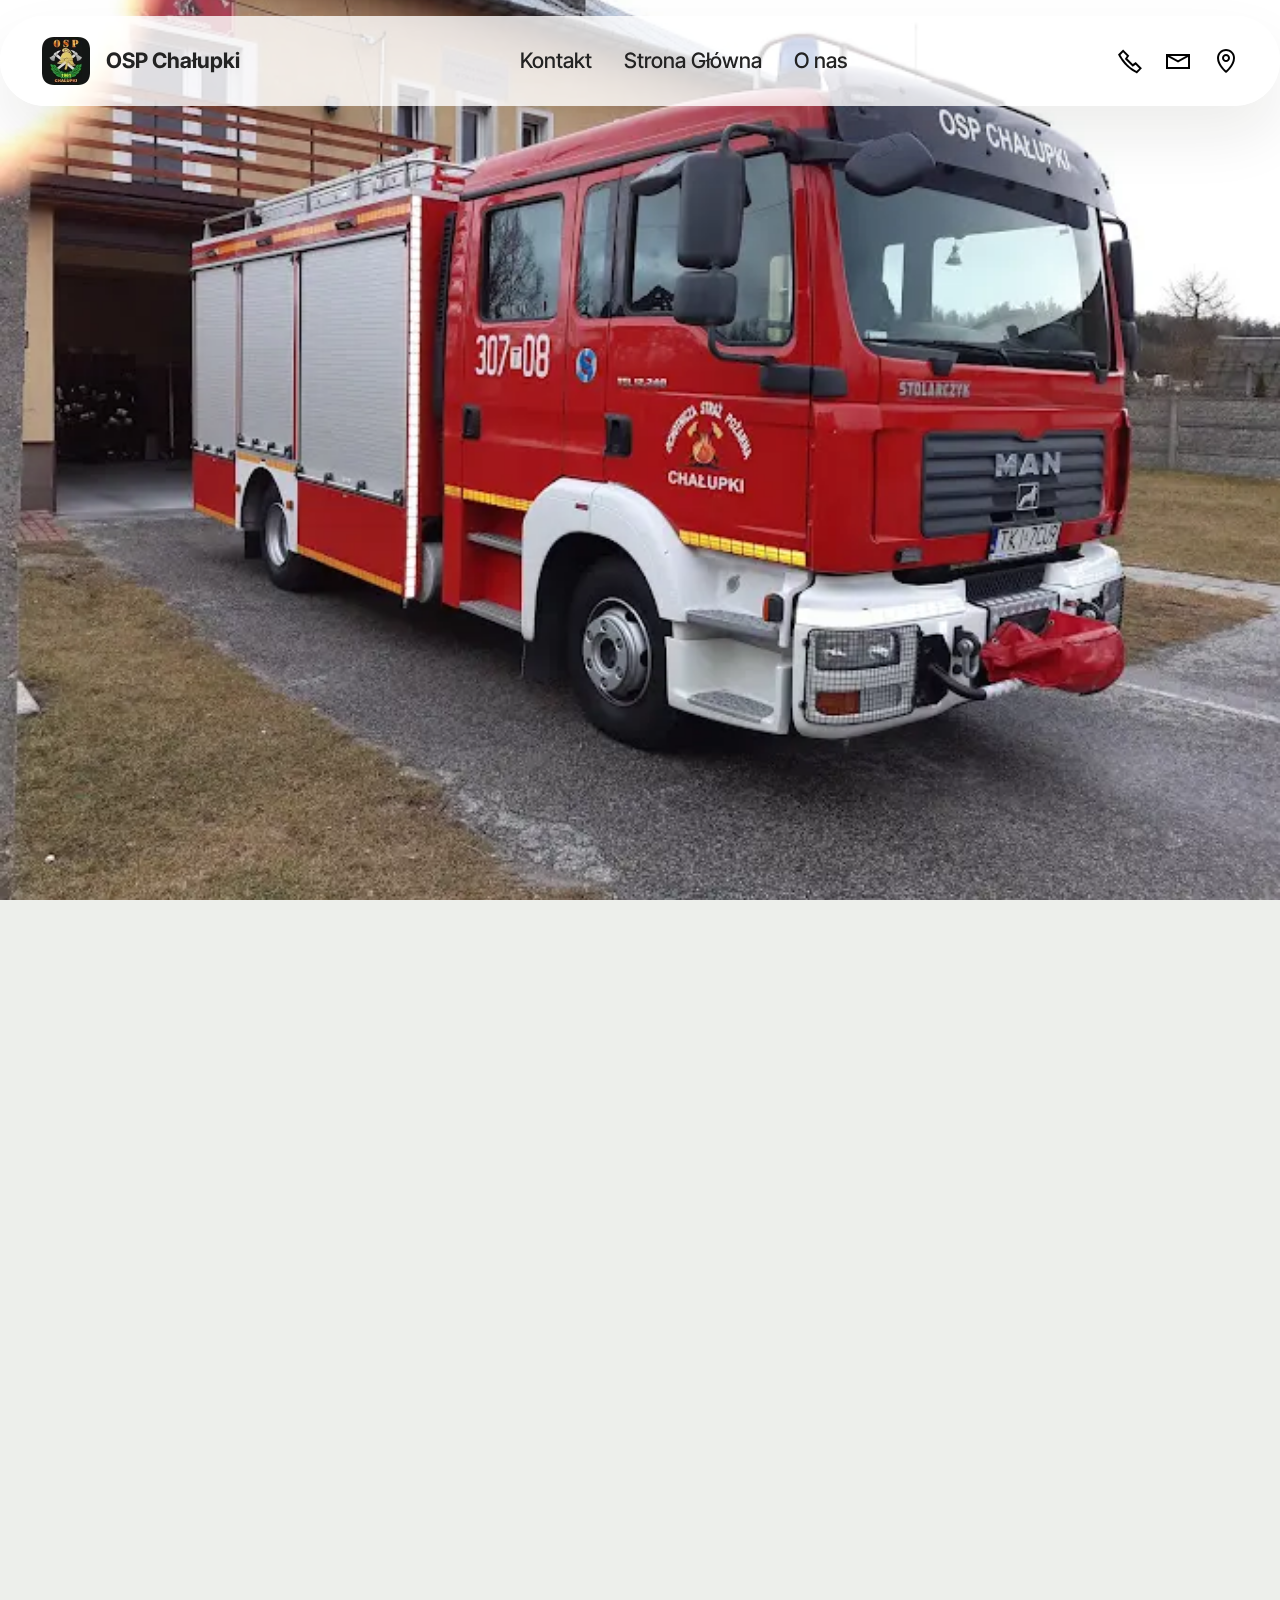
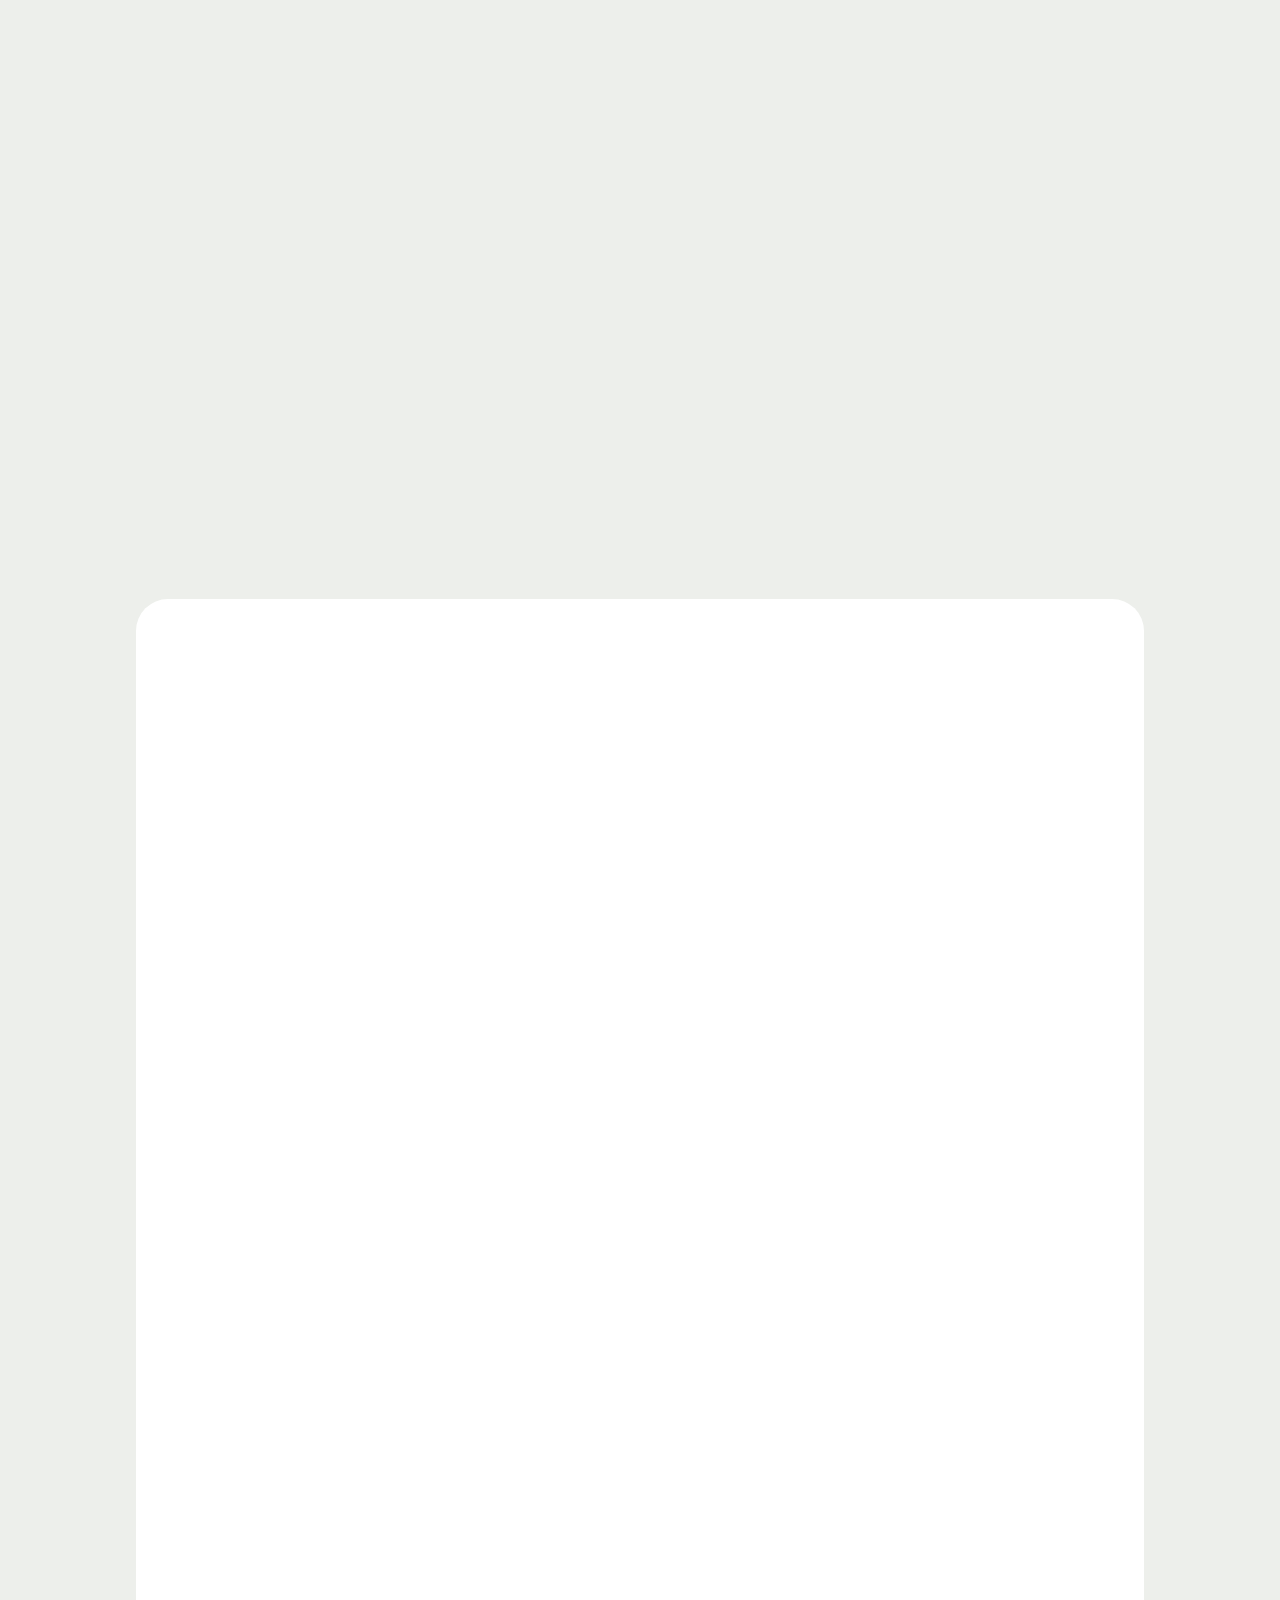
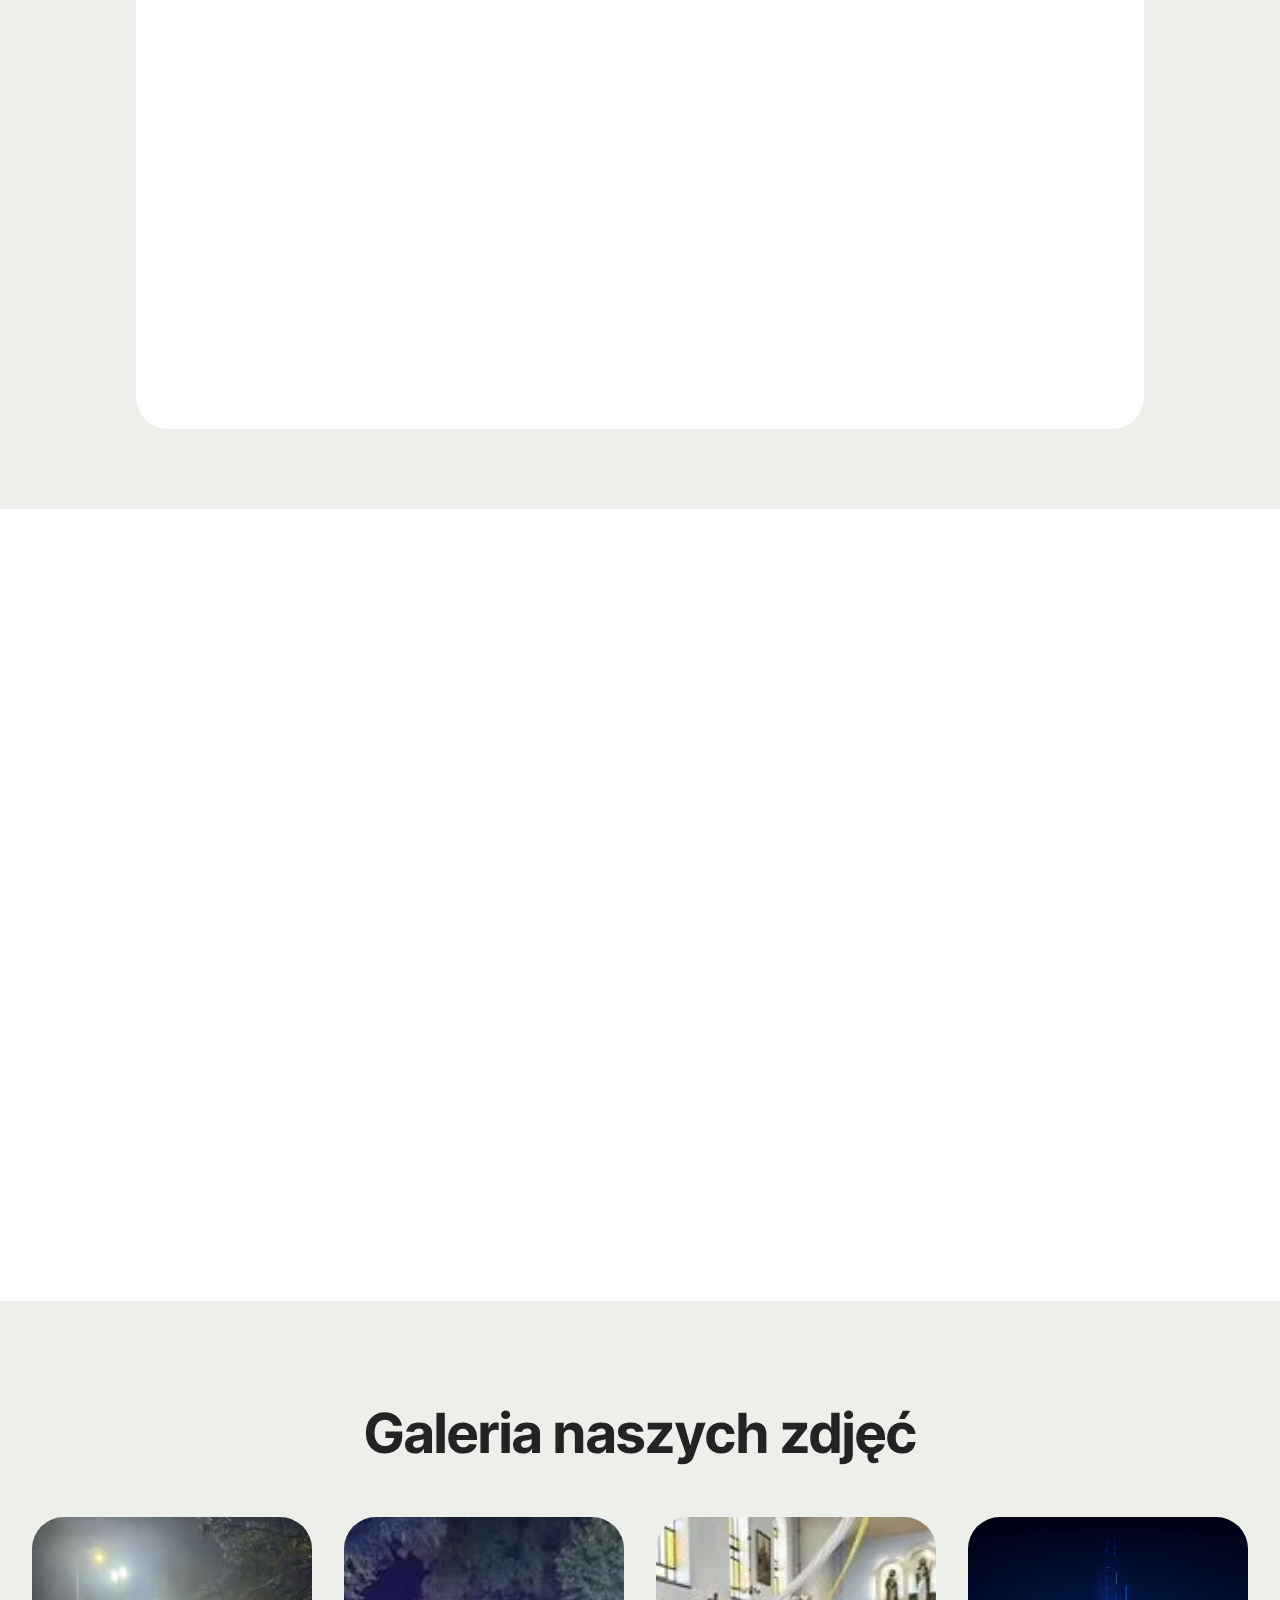
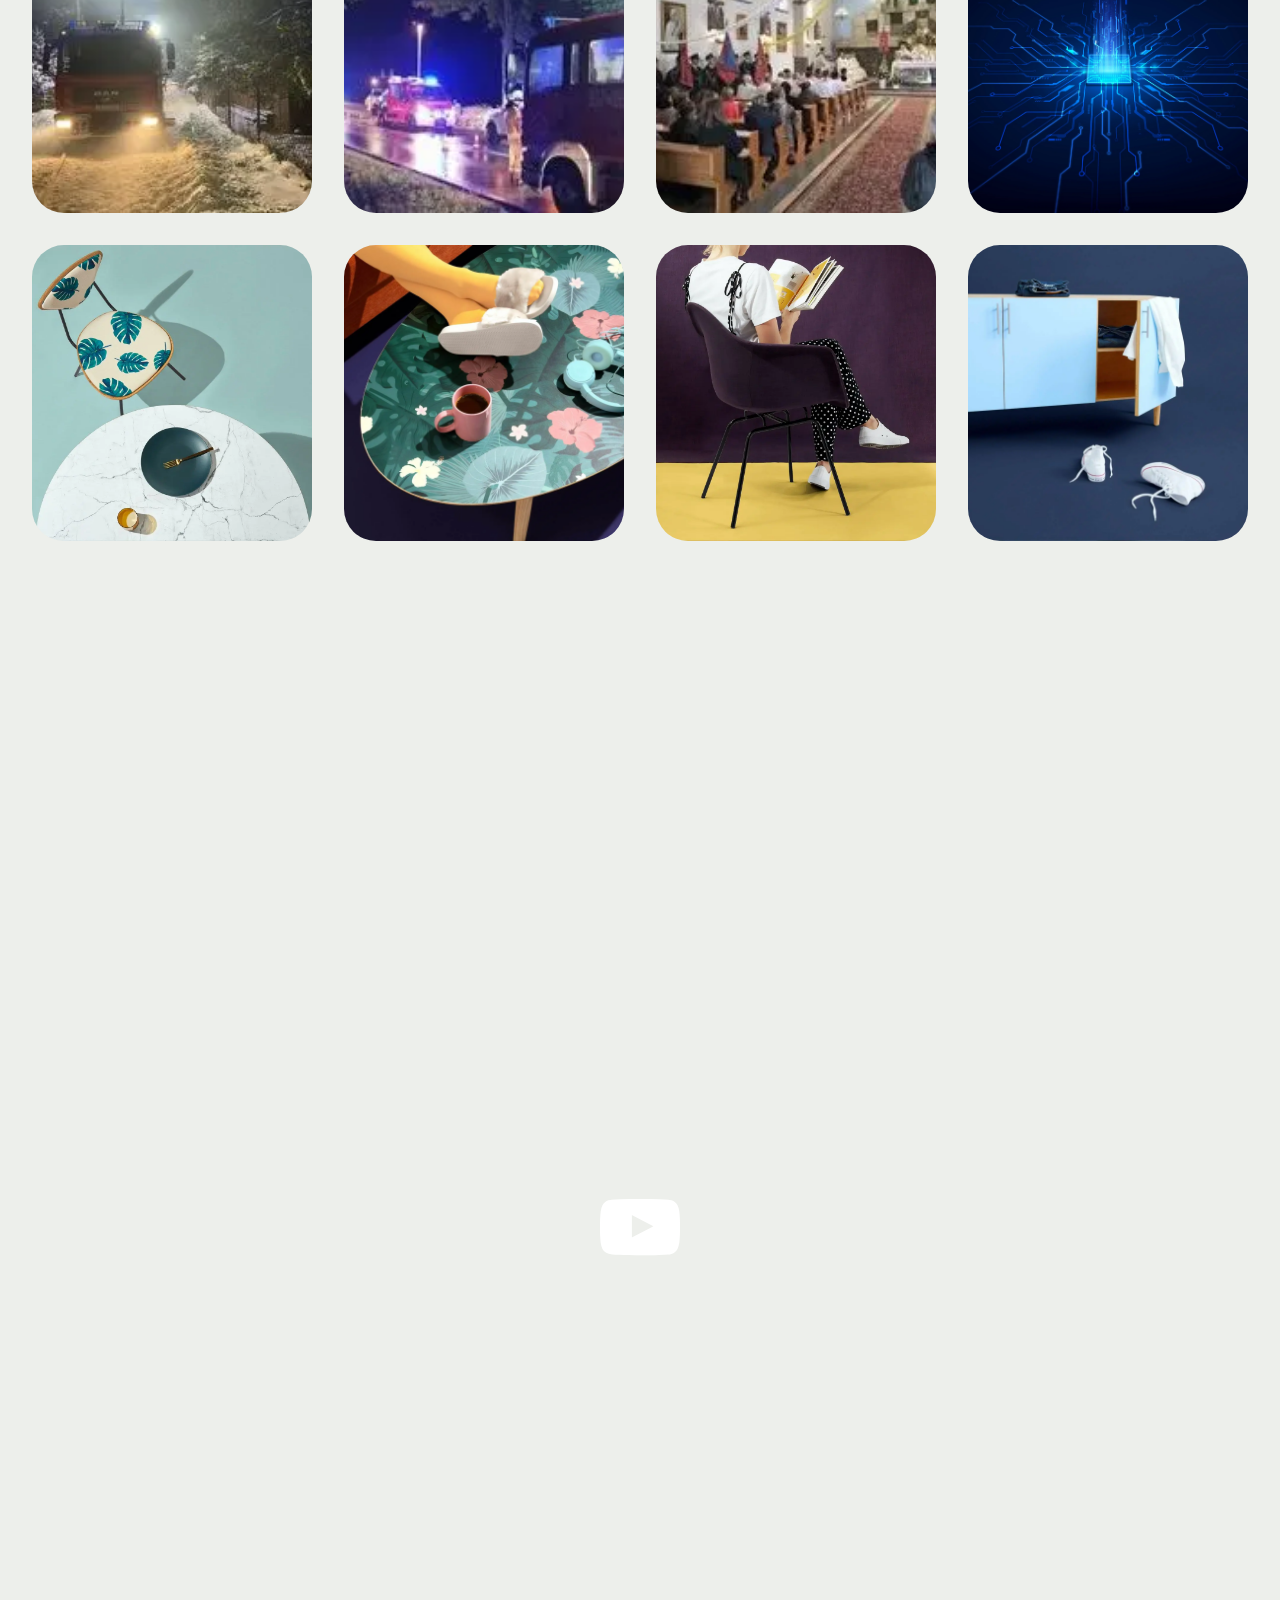
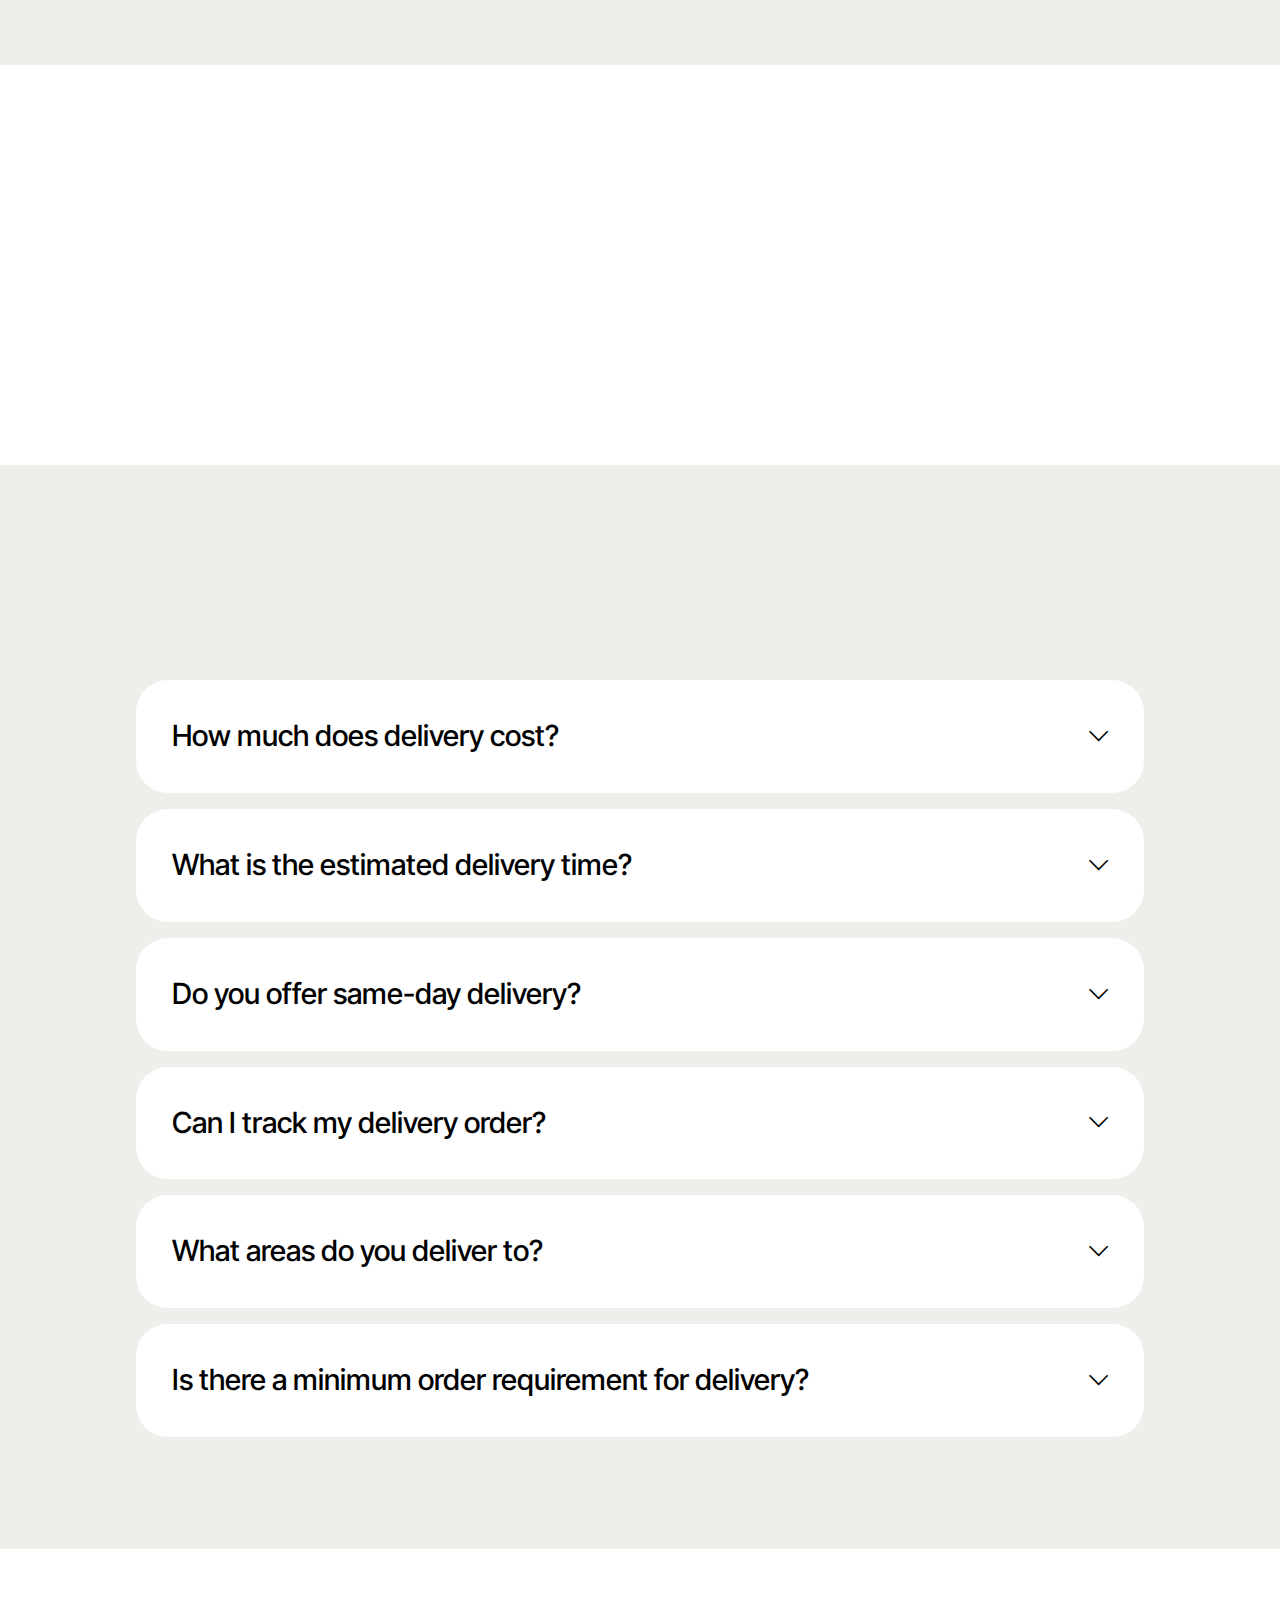
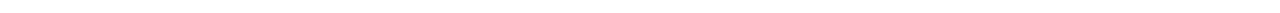
<file: Index.html>
<!DOCTYPE html>
<html  >
<head>
  <!-- Site made with Mobirise Website Builder v5.9.13, https://mobirise.com -->
  <meta charset="UTF-8">
  <meta http-equiv="X-UA-Compatible" content="IE=edge">
  <meta name="generator" content="Mobirise v5.9.13, mobirise.com">
  <meta name="viewport" content="width=device-width, initial-scale=1, minimum-scale=1">
  <link rel="shortcut icon" href="assets/images/rounded-in-photoretrica-1-96x96.png" type="image/x-icon">
  <meta name="description" content="">
  
  
  <title>Home</title>
  <link rel="stylesheet" href="assets/web/assets/mobirise-icons2/mobirise2.css">
  <link rel="stylesheet" href="assets/bootstrap/css/bootstrap.min.css">
  <link rel="stylesheet" href="assets/bootstrap/css/bootstrap-grid.min.css">
  <link rel="stylesheet" href="assets/bootstrap/css/bootstrap-reboot.min.css">
  <link rel="stylesheet" href="assets/animatecss/animate.css">
  <link rel="stylesheet" href="assets/dropdown/css/style.css">
  <link rel="stylesheet" href="assets/socicon/css/styles.css">
  <link rel="stylesheet" href="assets/theme/css/style.css">
  <link rel="preload" href="https://fonts.googleapis.com/css?family=Inter+Tight:100,200,300,400,500,600,700,800,900,100i,200i,300i,400i,500i,600i,700i,800i,900i&display=swap" as="style" onload="this.onload=null;this.rel='stylesheet'">
  <noscript><link rel="stylesheet" href="https://fonts.googleapis.com/css?family=Inter+Tight:100,200,300,400,500,600,700,800,900,100i,200i,300i,400i,500i,600i,700i,800i,900i&display=swap"></noscript>
  <link rel="preload" as="style" href="assets/mobirise/css/mbr-additional.css?v=pjhcFW"><link rel="stylesheet" href="assets/mobirise/css/mbr-additional.css?v=pjhcFW" type="text/css">

  
  
  
</head>
<body>
  
  <section data-bs-version="5.1" class="menu menu2 cid-u3rwY5pXwP" once="menu" id="menu02-1k">
	

	<nav class="navbar navbar-dropdown navbar-fixed-top navbar-expand-lg">
		<div class="container">
			<div class="navbar-brand">
				<span class="navbar-logo">
					<a href="https://mobiri.se">
						<img src="assets/images/rounded-in-photoretrica-1-96x96.webp" alt="Mobirise Website Builder" style="height: 3rem;">
					</a>
				</span>
				<span class="navbar-caption-wrap"><a class="navbar-caption text-black display-4" href="https://mobiri.se">OSP Chałupki</a></span>
			</div>
			<button class="navbar-toggler" type="button" data-toggle="collapse" data-bs-toggle="collapse" data-target="#navbarSupportedContent" data-bs-target="#navbarSupportedContent" aria-controls="navbarNavAltMarkup" aria-expanded="false" aria-label="Toggle navigation">
				<div class="hamburger">
					<span></span>
					<span></span>
					<span></span>
					<span></span>
				</div>
			</button>
			<div class="collapse navbar-collapse" id="navbarSupportedContent">
				<ul class="navbar-nav nav-dropdown nav-right" data-app-modern-menu="true"><li class="nav-item">
						<a class="nav-link link text-black display-4" href="https://mobiri.se">Kontakt</a>
					</li><li class="nav-item">
						<a class="nav-link link text-black display-4" href="https://mobiri.se" aria-expanded="false">Strona Główna</a>
					</li><li class="nav-item">
						<a class="nav-link link text-black display-4" href="https://mobiri.se">O nas</a>
					</li></ul>
				<div class="icons-menu">
					<a class="iconfont-wrapper" href="https://mobiri.se">
						<span class="p-2 mbr-iconfont mobi-mbri-phone mobi-mbri"></span>
					</a>
					<a class="iconfont-wrapper" href="https://mobiri.se">
						<span class="p-2 mbr-iconfont mobi-mbri-letter mobi-mbri"></span>
					</a>
					<a class="iconfont-wrapper" href="https://mobiri.se">
						<span class="p-2 mbr-iconfont mobi-mbri-map-pin mobi-mbri"></span>
					</a>
					
				</div>
				
			</div>
		</div>
	</nav>
</section>

<section data-bs-version="5.1" class="header09 startm5 cid-u3rx1w6POd mbr-fullscreen" id="header09-1l">	
    
	
	
	<div class="container-fluid">
		<div class="row">
			<div class="content-wrap col-12 col-md-6">
				<h1 class="mbr-section-title mbr-fonts-style mbr-white mb-4 display-1"></h1>
				
				<p class="mbr-fonts-style mbr-text mbr-white mb-4 display-7"></p>
				
			</div>
		</div>
	</div>
</section>

<section data-bs-version="5.1" class="features017 mbr-embla cid-u3rx7IPnw7" id="features017-1m">
	
	
	<div class="position-relative">
		<div class="container-fluid">
			<div class="row justify-content-center">
				<div class="col-12 content-head">
					<div class="mbr-section-head mb-5">
						<h4 class="mbr-section-title mbr-fonts-style align-center mb-0 display-2"><strong>Wiadomości</strong></h4>
						<h5 class="mbr-section-subtitle mbr-fonts-style align-center mb-0 mt-4 display-7">Odkryj najświeższe wiadomości i bądź na bieżąco z najnowszymi wydarzeniami</h5>
					</div>
				</div>
			</div>
		</div>

		<div class="embla" data-skip-snaps="true" data-align="center" data-contain-scroll="trimSnaps" data-auto-play-interval="5" data-draggable="true">
			<div class="embla__viewport container-fluid">
				<div class="embla__container">
					<div class="embla__slide slider-image item active" style="margin-left: 1rem; margin-right: 1rem;">
						<div class="slide-content">
							<div class="item-img">
								<div class="item-wrapper">
									<img src="assets/images/123.webp" alt="Błyskawica Chałupki" title="" data-slide-to="1" data-bs-slide-to="2">
								</div>
							</div>
							<div class="item-content">
								<h5 class="item-title mbr-fonts-style display-5"><strong>LZDS Błyskawica</strong></h5>
								
								<p class="mbr-text mbr-fonts-style mt-3 display-7">Sprawdź, co nowego dzieje się w świecie naszych piłkarzy - nie przegap najświeższych aktualności i osiągnięć naszej drużyny!</p>
							</div>
							<div class="mbr-section-btn item-footer mt-2"><a href="błyskawica.html" class="btn item-btn btn-primary display-7" target="_blank">Czytaj</a></div>
						</div>
					</div><div class="embla__slide slider-image item" style="margin-left: 1rem; margin-right: 1rem;">
						<div class="slide-content">
							<div class="item-img">
								<div class="item-wrapper">
									<img src="assets/images/shop1.webp" alt="Mobirise Website Builder" title="" data-slide-to="2" data-bs-slide-to="1">
								</div>
							</div>
							<div class="item-content">
								<h5 class="item-title mbr-fonts-style display-5"><strong>Historia OSP</strong></h5>
								
								<p class="mbr-text mbr-fonts-style mt-3 display-7">Zapraszamy do odkrycia fascynującej historii naszej remizy w Chałupkach. Kliknij przycisk poniżej, aby zanurzyć się w opowieść pełną tradycji i dziedzictwa, która kształtowała naszą społeczność przez lata.</p>
							</div>

							<div class="mbr-section-btn item-footer mt-2">
								<a href="" class="btn item-btn btn-primary display-7" target="_blank">Start Now</a>
							</div>
						</div>
					</div>
					
					<div class="embla__slide slider-image item" style="margin-left: 1rem; margin-right: 1rem;">
						<div class="slide-content">
							<div class="item-img">
								<div class="item-wrapper">
									<img src="assets/images/bysakwica-361x700.webp" alt="Mobirise Website Builder" title="" data-slide-to="3" data-bs-slide-to="3">
								</div>
							</div>
							<div class="item-content">
								<h5 class="item-title mbr-fonts-style display-5"><strong>Historia Błyskawicy</strong></h5>
								
								<p class="mbr-text mbr-fonts-style mt-3 display-7">Poznaj inspirującą historię założenia naszej drużyny LZDS Błyskawica - opowieść o pasji, determinacji i dążeniu do doskonałości.</p>
							</div>
							<div class="mbr-section-btn item-footer mt-2">
								<a href="" class="btn item-btn btn-primary display-7" target="_blank">Start Now</a>
							</div>
						</div>
					</div>
					<div class="embla__slide slider-image item" style="margin-left: 1rem; margin-right: 1rem;">
						<div class="slide-content">
							<div class="item-img">
								<div class="item-wrapper">
									<img src="assets/images/shop4.webp" alt="Mobirise Website Builder" title="" data-slide-to="4" data-bs-slide-to="4">
								</div>
							</div>
							<div class="item-content">
								<h5 class="item-title mbr-fonts-style display-5"><strong>Co nowego ?</strong></h5>
								
								<p class="mbr-text mbr-fonts-style mt-3 display-7">
									Mobirise is an easy website builder. Just drop site elements to your page, add
									content and style it to look the way you like.
								</p>
							</div>
							<div class="mbr-section-btn item-footer mt-2">
								<a href="" class="btn item-btn btn-primary display-7" target="_blank">Start Now</a>
							</div>
						</div>
					</div>
					<div class="embla__slide slider-image item" style="margin-left: 1rem; margin-right: 1rem;">
						<div class="slide-content">
							<div class="item-img">
								<div class="item-wrapper">
									<img src="assets/images/shop5.webp" alt="Mobirise Website Builder" title="" data-slide-to="5" data-bs-slide-to="5">
								</div>
							</div>
							<div class="item-content">
								<h5 class="item-title mbr-fonts-style display-5"><strong>Zdjęcia</strong></h5>
								
								<p class="mbr-text mbr-fonts-style mt-3 display-7">
									Mobirise is an easy website builder. Just drop site elements to your page, add
									content and style it to look the way you like.
								</p>
							</div>
							<div class="mbr-section-btn item-footer mt-2">
								<a href="" class="btn item-btn btn-primary display-7" target="_blank">Start Now</a>
							</div>
						</div>
					</div>
					<div class="embla__slide slider-image item" style="margin-left: 1rem; margin-right: 1rem;">
						<div class="slide-content">
							<div class="item-img">
								<div class="item-wrapper">
									<img src="assets/images/shop6.webp" alt="Mobirise Website Builder" title="" data-slide-to="6" data-bs-slide-to="6">
								</div>
							</div>
							<div class="item-content">
								<h5 class="item-title mbr-fonts-style display-5">
									<strong>Design</strong>
								</h5>
								
								<p class="mbr-text mbr-fonts-style mt-3 display-7">
									Mobirise is an easy website builder. Just drop site elements to your page, add
									content and style it to look the way you like.
								</p>
							</div>
							<div class="mbr-section-btn item-footer mt-2">
								<a href="" class="btn item-btn btn-primary display-7" target="_blank">Start Now</a>
							</div>
						</div>
					</div>
					<div class="embla__slide slider-image item" style="margin-left: 1rem; margin-right: 1rem;">
						<div class="slide-content">
							<div class="item-img">
								<div class="item-wrapper">
									<img src="assets/images/shop7.webp" alt="Mobirise Website Builder" title="" data-slide-to="7" data-bs-slide-to="7">
								</div>
							</div>
							<div class="item-content">
								<h5 class="item-title mbr-fonts-style display-5">
									<strong>Design</strong>
								</h5>
								
								<p class="mbr-text mbr-fonts-style mt-3 display-7">
									Mobirise is an easy website builder. Just drop site elements to your page, add
									content and style it to look the way you like.
								</p>
							</div>
							<div class="mbr-section-btn item-footer mt-2">
								<a href="" class="btn item-btn btn-primary display-7" target="_blank">Start Now</a>
							</div>
						</div>
					</div>
				</div>
			</div>
			<button class="embla__button embla__button--prev">
				<span class="mobi-mbri mobi-mbri-arrow-prev mbr-iconfont" aria-hidden="true"></span>
				<span class="sr-only visually-hidden visually-hidden visually-hidden">Previous</span>
			</button>
			<button class="embla__button embla__button--next">
				<span class="mobi-mbri mobi-mbri-arrow-next mbr-iconfont" aria-hidden="true"></span>
				<span class="sr-only visually-hidden visually-hidden visually-hidden">Next</span>
			</button>
		</div>
	</div>
</section>

<section data-bs-version="5.1" class="article8 cid-u3rxcDr4Dr" id="article08-1n">
  

  
  
  <div class="container">
    <div class="row justify-content-center">
      <div class="card col-md-12 col-lg-10">
        <div class="card-wrapper">
          <div class="image-wrapper d-flex justify-content-center mb-4">
            <img src="assets/images/drygfa-1578x888.webp" alt="Mobirise Website Builder">
          </div>
          <div class="card-content-text">
            <h3 class="card-title mbr-fonts-style mbr-white mt-3 mb-4 display-2">Nasza Remiza OSP Chałupki
<div><br></div></h3>
          <div class="row card-box align-left">
            <div class="item features-without-image col-12">
              <div class="item-wrapper">
                <h4 class="mbr-section-subtitle mbr-fonts-style mb-3 display-5">
                  <strong>Eligibility for returns</strong>
                </h4>
                <p class="mbr-text mbr-fonts-style display-7">
                  To be eligible for a refund, the item must be unused,
                  undamaged, and in its original packaging. Custom-made or
                  personalized items may not be eligible for a refund unless
                  they are received in a damaged or defective condition.
                </p>
              </div>
            </div>
            <div class="item features-without-image col-12">
              <div class="item-wrapper">
                <h4 class="mbr-section-subtitle mbr-fonts-style display-5">
                  <strong>Return process</strong>
                </h4>
                <p class="mbr-text mbr-fonts-style display-7">
                  If you wish to return an item, please follow contact our
                  customer care team within the specified return window to
                  initiate the return request. Provide the necessary
                  information, including your order number, product details, and
                  reason for return. Our customer care team will guide you
                  through the return process, providing you with a return
                  authorization and any specific instructions for packaging and
                  shipping the item back to us.
                </p>
              </div>
            </div>
            <div class="item features-without-image col-12">
              <div class="item-wrapper">
                <h4 class="mbr-section-subtitle mbr-fonts-style display-5">
                  <strong>Return shipping</strong>
                </h4>
                <p class="mbr-text mbr-fonts-style display-7">
                  When returning an item, you may be responsible for the return
                  shipping costs unless the return is due to an error on our
                  part, such as a defective or incorrect item sent. We recommend
                  using a trackable shipping method and retaining the shipping
                  receipt as proof of shipment.
                </p>
              </div>
            </div>

            
          </div>
          </div>
        </div>
      </div>
    </div>
  </div>
</section>

<section data-bs-version="5.1" class="map1 cid-u3rVYmSDWD" id="map01-1r">
	
	
	
	<div class="container">
		<div class="row justify-content-center">
			<div class="col-12 content-head">
				<div class="mbr-section-head mb-5">
					<h3 class="mbr-section-title mbr-fonts-style align-center mb-0 display-2"><strong>Nasza lokalizacja</strong></h3>
					
				</div>
			</div>
		</div>
		<div class="google-map"><iframe frameborder="0" style="border:0" src="https://www.google.com/maps/embed?pb=!1m18!1m12!1m3!1d2526.845912565154!2d20.607249999999997!3d50.704243899999994!2m3!1f0!2f0!3f0!3m2!1i1024!2i768!4f13.1!3m3!1m2!1s0x47178defd8351807%3A0x4a3dd4e6e778c1a7!2sOchotnicza%20Stra%C5%BC%20Po%C5%BCarna!5e0!3m2!1spl!2spl!4v1707255114475!5m2!1spl!2spl" allowfullscreen=""></iframe></div>
	</div>
</section>

<section data-bs-version="5.1" class="gallery1 mbr-gallery cid-u3rxm72Yda" id="gallery01-1o">
    
    

    <div class="container-fluid">
        <div class="row justify-content-center">
            <div class="col-12 content-head">
                <div class="mb-5">
                    <h3 class="mbr-section-title mbr-fonts-style align-center m-0 display-2"><strong>Galeria naszych zdjęć</strong></h3>
                    <h4 class="mbr-section-subtitle mbr-fonts-style align-center mb-0 mt-4 display-7"></h4>
                </div>
            </div>
        </div>
        
        <div class="row mbr-gallery">
            <div class="col-12 col-md-6 col-lg-3 item gallery-image">
                <div class="item-wrapper mb-3" data-toggle="modal" data-bs-toggle="modal" data-target="#u3xTS8vxt3-modal" data-bs-target="#u3xTS8vxt3-modal">
                    <img class="w-100" src="assets/images/straz1.webp" alt="Mobirise Website Builder" data-slide-to="0" data-bs-slide-to="0" data-target="#lb-u3xTS8vxt3" data-bs-target="#lb-u3xTS8vxt3">
                    <div class="icon-wrapper">
                        <span class="mobi-mbri mobi-mbri-search mbr-iconfont mbr-iconfont-btn"></span>
                    </div>
                </div>
                
            </div>
            <div class="col-12 col-md-6 col-lg-3 item gallery-image">
                <div class="item-wrapper mb-3" data-toggle="modal" data-bs-toggle="modal" data-target="#u3xTS8vxt3-modal" data-bs-target="#u3xTS8vxt3-modal">
                    <img class="w-100" src="assets/images/straz2.webp" alt="Mobirise Website Builder" data-slide-to="1" data-bs-slide-to="1" data-target="#lb-u3xTS8vxt3" data-bs-target="#lb-u3xTS8vxt3">
                    <div class="icon-wrapper">
                        <span class="mobi-mbri mobi-mbri-search mbr-iconfont mbr-iconfont-btn"></span>
                    </div>
                </div>
                
            </div>
            <div class="col-12 col-md-6 col-lg-3 item gallery-image">
                <div class="item-wrapper mb-3" data-toggle="modal" data-bs-toggle="modal" data-target="#u3xTS8vxt3-modal" data-bs-target="#u3xTS8vxt3-modal">
                    <img class="w-100" src="assets/images/straz3.webp" alt="Mobirise Website Builder" data-slide-to="2" data-bs-slide-to="2" data-target="#lb-u3xTS8vxt3" data-bs-target="#lb-u3xTS8vxt3">
                    <div class="icon-wrapper">
                        <span class="mobi-mbri mobi-mbri-search mbr-iconfont mbr-iconfont-btn"></span>
                    </div>
                </div>
                
            </div>
            <div class="col-12 col-md-6 col-lg-3 item gallery-image">
                <div class="item-wrapper mb-3" data-toggle="modal" data-bs-toggle="modal" data-target="#u3xTS8vxt3-modal" data-bs-target="#u3xTS8vxt3-modal">
                    <img class="w-100" src="assets/images/istock-1596218688.webp" alt="Mobirise Website Builder" data-slide-to="3" data-bs-slide-to="3" data-target="#lb-u3xTS8vxt3" data-bs-target="#lb-u3xTS8vxt3">
                    <div class="icon-wrapper">
                        <span class="mobi-mbri mobi-mbri-search mbr-iconfont mbr-iconfont-btn"></span>
                    </div>
                </div>
                
            </div>
            <div class="col-12 col-md-6 col-lg-3 item gallery-image">
                <div class="item-wrapper mb-3" data-toggle="modal" data-bs-toggle="modal" data-target="#u3xTS8vxt3-modal" data-bs-target="#u3xTS8vxt3-modal">
                    <img class="w-100" src="assets/images/gallery10.webp" alt="Mobirise Website Builder" data-slide-to="4" data-bs-slide-to="4" data-target="#lb-u3xTS8vxt3" data-bs-target="#lb-u3xTS8vxt3">
                    <div class="icon-wrapper">
                        <span class="mobi-mbri mobi-mbri-search mbr-iconfont mbr-iconfont-btn"></span>
                    </div>
                </div>
                
            </div>
            <div class="col-12 col-md-6 col-lg-3 item gallery-image">
                <div class="item-wrapper mb-3" data-toggle="modal" data-bs-toggle="modal" data-target="#u3xTS8vxt3-modal" data-bs-target="#u3xTS8vxt3-modal">
                    <img class="w-100" src="assets/images/gallery05.webp" alt="Mobirise Website Builder" data-slide-to="5" data-bs-slide-to="5" data-target="#lb-u3xTS8vxt3" data-bs-target="#lb-u3xTS8vxt3">
                    <div class="icon-wrapper">
                        <span class="mobi-mbri mobi-mbri-search mbr-iconfont mbr-iconfont-btn"></span>
                    </div>
                </div>
                
            </div>
            <div class="col-12 col-md-6 col-lg-3 item gallery-image">
                <div class="item-wrapper mb-3" data-toggle="modal" data-bs-toggle="modal" data-target="#u3xTS8vxt3-modal" data-bs-target="#u3xTS8vxt3-modal">
                    <img class="w-100" src="assets/images/gallery06.webp" alt="Mobirise Website Builder" data-slide-to="6" data-bs-slide-to="6" data-target="#lb-u3xTS8vxt3" data-bs-target="#lb-u3xTS8vxt3">
                    <div class="icon-wrapper">
                        <span class="mobi-mbri mobi-mbri-search mbr-iconfont mbr-iconfont-btn"></span>
                    </div>
                </div>
                
            </div>
            <div class="col-12 col-md-6 col-lg-3 item gallery-image">
                <div class="item-wrapper mb-3" data-toggle="modal" data-bs-toggle="modal" data-target="#u3xTS8vxt3-modal" data-bs-target="#u3xTS8vxt3-modal">
                    <img class="w-100" src="assets/images/gallery07.webp" alt="Mobirise Website Builder" data-slide-to="7" data-bs-slide-to="7" data-target="#lb-u3xTS8vxt3" data-bs-target="#lb-u3xTS8vxt3">
                    <div class="icon-wrapper">
                        <span class="mobi-mbri mobi-mbri-search mbr-iconfont mbr-iconfont-btn"></span>
                    </div>
                </div>
                
            </div>
        </div>

        <div class="modal mbr-slider" tabindex="-1" role="dialog" aria-hidden="true" id="u3xTS8vxt3-modal">
            <div class="modal-dialog" role="document">
                <div class="modal-content">
                    <div class="modal-body">
                        <div class="carousel slide" data-pause="false" data-bs-pause="false" id="lb-u3xTS8vxt3" data-interval="5000" data-bs-interval="5000">
                            <div class="carousel-inner">
                                <div class="carousel-item active">
                                    <img class="d-block w-100" src="assets/images/straz1.webp" alt="Mobirise Website Builder">
                                </div>
                                <div class="carousel-item">
                                    <img class="d-block w-100" src="assets/images/straz2.webp" alt="Mobirise Website Builder">
                                </div>
                                <div class="carousel-item">
                                    <img class="d-block w-100" src="assets/images/straz3.webp" alt="Mobirise Website Builder">
                                </div>
                                <div class="carousel-item">
                                    <img class="d-block w-100" src="assets/images/istock-1596218688.webp" alt="Mobirise Website Builder">
                                </div>
                                <div class="carousel-item">
                                    <img class="d-block w-100" src="assets/images/gallery10.webp" alt="Mobirise Website Builder">
                                </div>
                                <div class="carousel-item">
                                    <img class="d-block w-100" src="assets/images/gallery05.webp" alt="Mobirise Website Builder">
                                </div>
                                <div class="carousel-item">
                                    <img class="d-block w-100" src="assets/images/gallery06.webp" alt="Mobirise Website Builder">
                                </div>
                                <div class="carousel-item">
                                    <img class="d-block w-100" src="assets/images/gallery07.webp" alt="Mobirise Website Builder">
                                </div>
                            </div>
                            <ol class="carousel-indicators">
                                <li data-slide-to="0" data-bs-slide-to="0" class="active" data-target="#lb-u3xTS8vxt3" data-bs-target="#lb-u3xTS8vxt3"></li>
                                <li data-slide-to="1" data-bs-slide-to="1" data-target="#lb-u3xTS8vxt3" data-bs-target="#lb-u3xTS8vxt3"></li>
                                <li data-slide-to="2" data-bs-slide-to="2" data-target="#lb-u3xTS8vxt3" data-bs-target="#lb-u3xTS8vxt3"></li>
                                <li data-slide-to="3" data-bs-slide-to="3" data-target="#lb-u3xTS8vxt3" data-bs-target="#lb-u3xTS8vxt3"></li>
                                <li data-slide-to="4" data-bs-slide-to="4" data-target="#lb-u3xTS8vxt3" data-bs-target="#lb-u3xTS8vxt3"></li>
                                <li data-slide-to="5" data-bs-slide-to="5" data-target="#lb-u3xTS8vxt3" data-bs-target="#lb-u3xTS8vxt3"></li>
                                <li data-slide-to="6" data-bs-slide-to="6" data-target="#lb-u3xTS8vxt3" data-bs-target="#lb-u3xTS8vxt3"></li>
                                <li data-slide-to="7" data-bs-slide-to="7" data-target="#lb-u3xTS8vxt3" data-bs-target="#lb-u3xTS8vxt3"></li>
                            </ol>
                            <a role="button" href="" class="close" data-dismiss="modal" data-bs-dismiss="modal" aria-label="Close">
                            </a>
                            <a class="carousel-control-prev carousel-control" role="button" data-slide="prev" data-bs-slide="prev" href="#lb-u3xTS8vxt3">
                                <span class="mobi-mbri mobi-mbri-arrow-prev" aria-hidden="true"></span>
                                <span class="sr-only visually-hidden">Previous</span>
                            </a>
                            <a class="carousel-control-next carousel-control" role="button" data-slide="next" data-bs-slide="next" href="#lb-u3xTS8vxt3">
                                <span class="mobi-mbri mobi-mbri-arrow-next" aria-hidden="true"></span>
                                <span class="sr-only visually-hidden">Next</span>
                            </a>
                        </div>
                    </div>
                </div>
            </div>
        </div>
    </div>
</section>

<section data-bs-version="5.1" class="video01 cid-u3xMU25igA" id="video01-21">
	
	

	
	<div class="align-center container">
		<div class="row justify-content-center">
			<div class="col-12 content-head">
				<div class="mbr-section-head mb-5">
					<h4 class="mbr-section-title mbr-fonts-style mb-0 display-2">
						<strong>Watch Video</strong>
					</h4>
					
				</div>
			</div>
		</div>

		<div class="row justify-content-center">
			<div class="col-12 col-lg-12">
				<div class="box">
					<div class="mbr-media show-modal align-center" data-modal=".modalWindow">
						<img src="assets/images/video1.webp" alt="Mobirise">
						<div class="icon-wrap">
							<span class="mbr-iconfont socicon-youtube socicon" style="color: rgb(255, 255, 255); fill: rgb(255, 255, 255);"></span>
						</div>
					</div>
				</div>
			</div>
		</div>
	</div>
	<div>
		<div class="modalWindow" style="display: none">
			<div class="modalWindow-container">
				<div class="modalWindow-video-container">
					<div class="modalWindow-video">
						<iframe width="100%" height="100%" frameborder="0" allowfullscreen="1" data-src="https://www.youtube.com/watch?v=VA8PzkQa8d8"></iframe>
					</div>
					<a class="close" role="button" data-dismiss="modal" data-bs-dismiss="modal">
						<span aria-hidden="true" class="mbr-iconfont mobi-mbri-close mobi-mbri closeModal"></span>
						<span class="sr-only visually-hidden visually-hidden">Close</span>
					</a>
				</div>
			</div>
		</div>
	</div>
</section>

<section data-bs-version="5.1" class="social05 cid-u3rxrkOxUO" id="social05-1p">
    

    

    <div class="container">
        <div class="row">
            <h3 class="mbr-section-title align-center mb-5 mbr-fonts-style display-2"><strong>Zaobserwuj nas na</strong></h3>
            <div class="col-12">
                <div class="social-row">
                    <div class="soc-item">
                        <a href="https://mobiri.se/" target="_blank">
                            <span class="mbr-iconfont socicon socicon-facebook"></span>
                        </a>
                    </div>
                    <div class="soc-item">
                        <a href="https://mobiri.se/" target="_blank">
                            <span class="mbr-iconfont socicon-twitter socicon"></span>
                        </a>
                    </div>
                    <div class="soc-item">
                        <a href="https://mobiri.se/" target="_blank">
                            <span class="mbr-iconfont socicon-instagram socicon"></span>
                        </a>
                    </div>
                    <div class="soc-item">
                        <a href="https://mobiri.se/" target="_blank">
                            <span class="mbr-iconfont socicon socicon-linkedin"></span>
                        </a>
                    </div>
                    <div class="soc-item">
                        <a href="https://mobiri.se/" target="_blank">
                            <span class="mbr-iconfont socicon socicon-twitch"></span>
                        </a>
                    </div>
                </div>
            </div>
        </div>
    </div>
</section>

<section data-bs-version="5.1" class="list1 cid-u3rxF5oLCE" id="list01-1q">	
    
	
	<div class="container">
		<div class="row justify-content-center">
			<div class="col-12 col-md-12 col-lg-10 m-auto">
				<div class="content">
					<div class="row justify-content-center mb-5">
						<div class="col-12 content-head">
							<div class="mbr-section-head">
								<h4 class="mbr-section-title mbr-fonts-style align-center mb-0 display-2"><strong>Masz jakieś pytania?</strong></h4>
								
							</div>
						</div>
					</div>
					<div id="bootstrap-accordion_8" class="panel-group accordionStyles accordion" role="tablist" aria-multiselectable="true">
						<div class="card">
							<div class="card-header" role="tab" id="headingOne">
								<a role="button" class="panel-title collapsed" data-toggle="collapse" data-bs-toggle="collapse" data-core="" href="#collapse1_8" aria-expanded="false" aria-controls="collapse1">
									<h6 class="panel-title-edit mbr-semibold mbr-fonts-style mb-0 display-5">
										How much does delivery cost?
									</h6>
									<span class="sign mbr-iconfont mobi-mbri-arrow-down"></span>
								</a>
							</div>
							<div id="collapse1_8" class="panel-collapse noScroll collapse" role="tabpanel" aria-labelledby="headingOne" data-parent="#accordion" data-bs-parent="#bootstrap-accordion_8">
								<div class="panel-body">
									<p class="mbr-fonts-style panel-text display-7">
										Lorem ipsum dolor sit amet, consectetur adipiscing elit. Fusce vestibulum
										laoreet tincidunt. Proin et sapien scelerisque, ornare lectus eget, iaculis
										lectus. Pellentesque viverra molestie tortor. Nunc sed interdum est, in maximus
										diam. Donec eu tellus dictum, gravida velit et, sagittis arcu. Proin et lectus
										dapibus. Cras fringilla elit velit placerat tortor mollis cursus.
									</p>
								</div>
							</div>
						</div>
						<div class="card">
							<div class="card-header" role="tab" id="headingOne">
								<a role="button" class="panel-title collapsed" data-toggle="collapse" data-bs-toggle="collapse" data-core="" href="#collapse2_8" aria-expanded="false" aria-controls="collapse2">
									<h6 class="panel-title-edit mbr-semibold mbr-fonts-style mb-0 display-5">
										What is the estimated delivery time?
									</h6>
									<span class="sign mbr-iconfont mobi-mbri-arrow-down"></span>
								</a>
							</div>
							<div id="collapse2_8" class="panel-collapse noScroll collapse" role="tabpanel" aria-labelledby="headingOne" data-parent="#accordion" data-bs-parent="#bootstrap-accordion_8">
								<div class="panel-body">
									<p class="mbr-fonts-style panel-text display-7">
										Lorem ipsum dolor sit amet, consectetur adipiscing elit. Fusce vestibulum
										laoreet tincidunt. Proin et sapien scelerisque, ornare lectus eget, iaculis
										lectus. Pellentesque viverra molestie tortor. Nunc sed interdum est, in maximus
										diam. Donec eu tellus dictum, gravida velit et, sagittis arcu. Proin et lectus
										dapibus. Cras fringilla elit velit placerat tortor mollis cursus.
									</p>
								</div>
							</div>
						</div>
						<div class="card">
							<div class="card-header" role="tab" id="headingOne">
								<a role="button" class="panel-title collapsed" data-toggle="collapse" data-bs-toggle="collapse" data-core="" href="#collapse3_8" aria-expanded="false" aria-controls="collapse3">
									<h6 class="panel-title-edit mbr-semibold mbr-fonts-style mb-0 display-5">
										Do you offer same-day delivery?
									</h6>
									<span class="sign mbr-iconfont mobi-mbri-arrow-down"></span>
								</a>
							</div>
							<div id="collapse3_8" class="panel-collapse noScroll collapse" role="tabpanel" aria-labelledby="headingOne" data-parent="#accordion" data-bs-parent="#bootstrap-accordion_8">
								<div class="panel-body">
									<p class="mbr-fonts-style panel-text display-7">
										Lorem ipsum dolor sit amet, consectetur adipiscing elit. Fusce vestibulum
										laoreet tincidunt. Proin et sapien scelerisque, ornare lectus eget, iaculis
										lectus. Pellentesque viverra molestie tortor. Nunc sed interdum est, in maximus
										diam. Donec eu tellus dictum, gravida velit et, sagittis arcu. Proin et lectus
										dapibus. Cras fringilla elit velit placerat tortor mollis cursus.
									</p>
								</div>
							</div>
						</div>
						<div class="card">
							<div class="card-header" role="tab" id="headingOne">
								<a role="button" class="panel-title collapsed" data-toggle="collapse" data-bs-toggle="collapse" data-core="" href="#collapse4_8" aria-expanded="false" aria-controls="collapse4">
									<h6 class="panel-title-edit mbr-semibold mbr-fonts-style mb-0 display-5">
										Can I track my delivery order?
									</h6>
									<span class="sign mbr-iconfont mobi-mbri-arrow-down"></span>
								</a>
							</div>
							<div id="collapse4_8" class="panel-collapse noScroll collapse" role="tabpanel" aria-labelledby="headingOne" data-parent="#accordion" data-bs-parent="#bootstrap-accordion_8">
								<div class="panel-body">
									<p class="mbr-fonts-style panel-text display-7">
										Lorem ipsum dolor sit amet, consectetur adipiscing elit. Fusce vestibulum
										laoreet tincidunt. Proin et sapien scelerisque, ornare lectus eget, iaculis
										lectus. Pellentesque viverra molestie tortor. Nunc sed interdum est, in maximus
										diam. Donec eu tellus dictum, gravida velit et, sagittis arcu. Proin et lectus
										dapibus. Cras fringilla elit velit placerat tortor mollis cursus.
									</p>
								</div>
							</div>
						</div>
						<div class="card">
							<div class="card-header" role="tab" id="headingOne">
								<a role="button" class="panel-title collapsed" data-toggle="collapse" data-bs-toggle="collapse" data-core="" href="#collapse5_8" aria-expanded="false" aria-controls="collapse5">
									<h6 class="panel-title-edit mbr-semibold mbr-fonts-style mb-0 display-5">
										What areas do you deliver to?
									</h6>
									<span class="sign mbr-iconfont mobi-mbri-arrow-down"></span>
								</a>
							</div>
							<div id="collapse5_8" class="panel-collapse noScroll collapse" role="tabpanel" aria-labelledby="headingOne" data-parent="#accordion" data-bs-parent="#bootstrap-accordion_8">
								<div class="panel-body">
									<p class="mbr-fonts-style panel-text display-7">
										Lorem ipsum dolor sit amet, consectetur adipiscing elit. Fusce vestibulum
										laoreet tincidunt. Proin et sapien scelerisque, ornare lectus eget, iaculis
										lectus. Pellentesque viverra molestie tortor. Nunc sed interdum est, in maximus
										diam. Donec eu tellus dictum, gravida velit et, sagittis arcu. Proin et lectus
										dapibus. Cras fringilla elit velit placerat tortor mollis cursus.
									</p>
								</div>
							</div>
						</div>
						<div class="card">
							<div class="card-header" role="tab" id="headingOne">
								<a role="button" class="panel-title collapsed" data-toggle="collapse" data-bs-toggle="collapse" data-core="" href="#collapse6_8" aria-expanded="false" aria-controls="collapse6">
									<h6 class="panel-title-edit mbr-semibold mbr-fonts-style mb-0 display-5">
										Is there a minimum order requirement for delivery?
									</h6>
									<span class="sign mbr-iconfont mobi-mbri-arrow-down"></span>
								</a>
							</div>
							<div id="collapse6_8" class="panel-collapse noScroll collapse" role="tabpanel" aria-labelledby="headingOne" data-parent="#accordion" data-bs-parent="#bootstrap-accordion_8">
								<div class="panel-body">
									<p class="mbr-fonts-style panel-text display-7">
										Lorem ipsum dolor sit amet, consectetur adipiscing elit. Fusce vestibulum
										laoreet tincidunt. Proin et sapien scelerisque, ornare lectus eget, iaculis
										lectus. Pellentesque viverra molestie tortor. Nunc sed interdum est, in maximus
										diam. Donec eu tellus dictum, gravida velit et, sagittis arcu. Proin et lectus
										dapibus. Cras fringilla elit velit placerat tortor mollis cursus.
									</p>
								</div>
							</div>
						</div>
					</div>
				</div>
			</div>
		</div>
	</div>
</section><section class="display-7" style="padding: 0;align-items: center;justify-content: center;flex-wrap: wrap;    align-content: center;display: flex;position: relative;height: 4rem;"><a href="https://mobiri.se/3142831" style="flex: 1 1;height: 4rem;position: absolute;width: 100%;z-index: 1;"><img alt="" style="height: 4rem;" src="[data-uri]"></a><p style="margin: 0;text-align: center;" class="display-7">&#8204;</p><a style="z-index:1" href="https://mobirise.com">Mobirise </a></section><script src="assets/bootstrap/js/bootstrap.bundle.min.js"></script>  <script src="assets/smoothscroll/smooth-scroll.js"></script>  <script src="assets/ytplayer/index.js"></script>  <script src="assets/dropdown/js/navbar-dropdown.js"></script>  <script src="assets/embla/embla.min.js"></script>  <script src="assets/embla/script.js"></script>  <script src="assets/playervimeo/vimeo_player.js"></script>  <script src="assets/mbr-switch-arrow/mbr-switch-arrow.js"></script>  <script src="assets/theme/js/script.js"></script>  
  
  
  <input name="animation" type="hidden">
  </body>
</html>
</file>
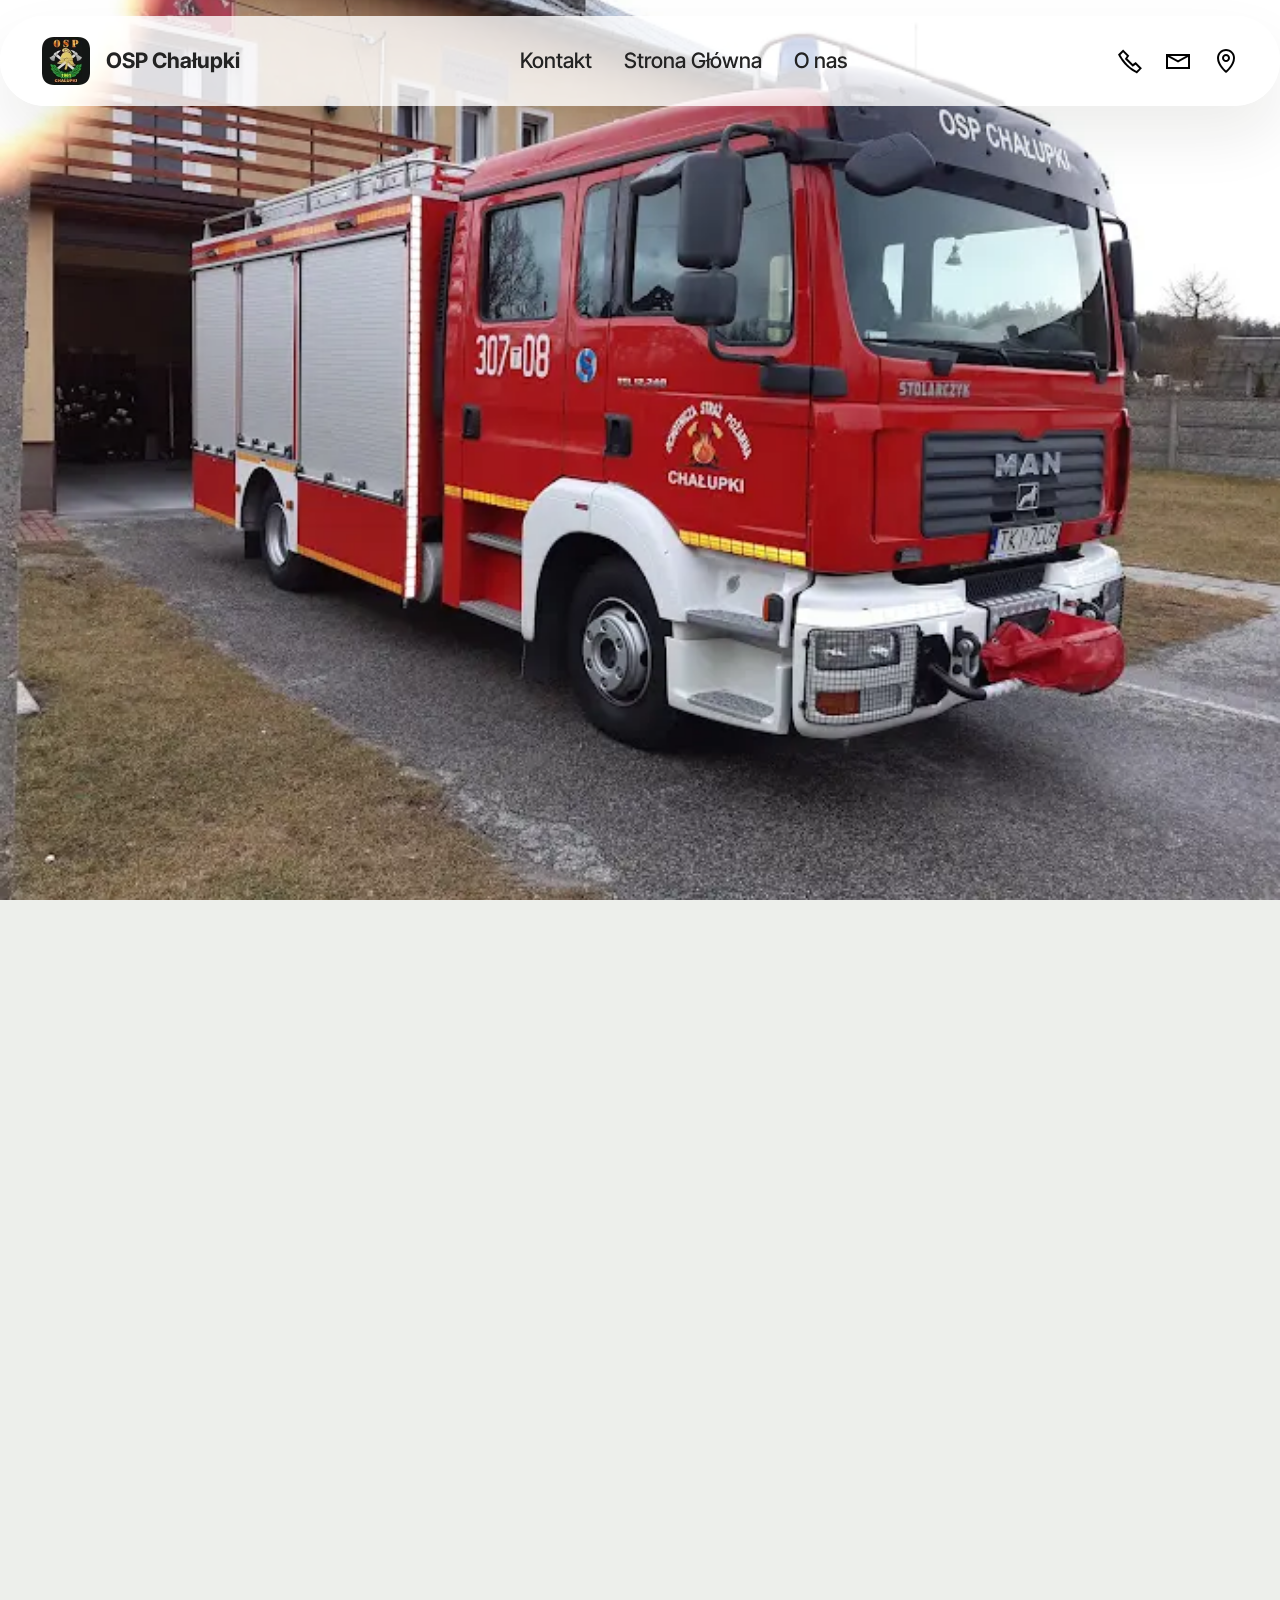
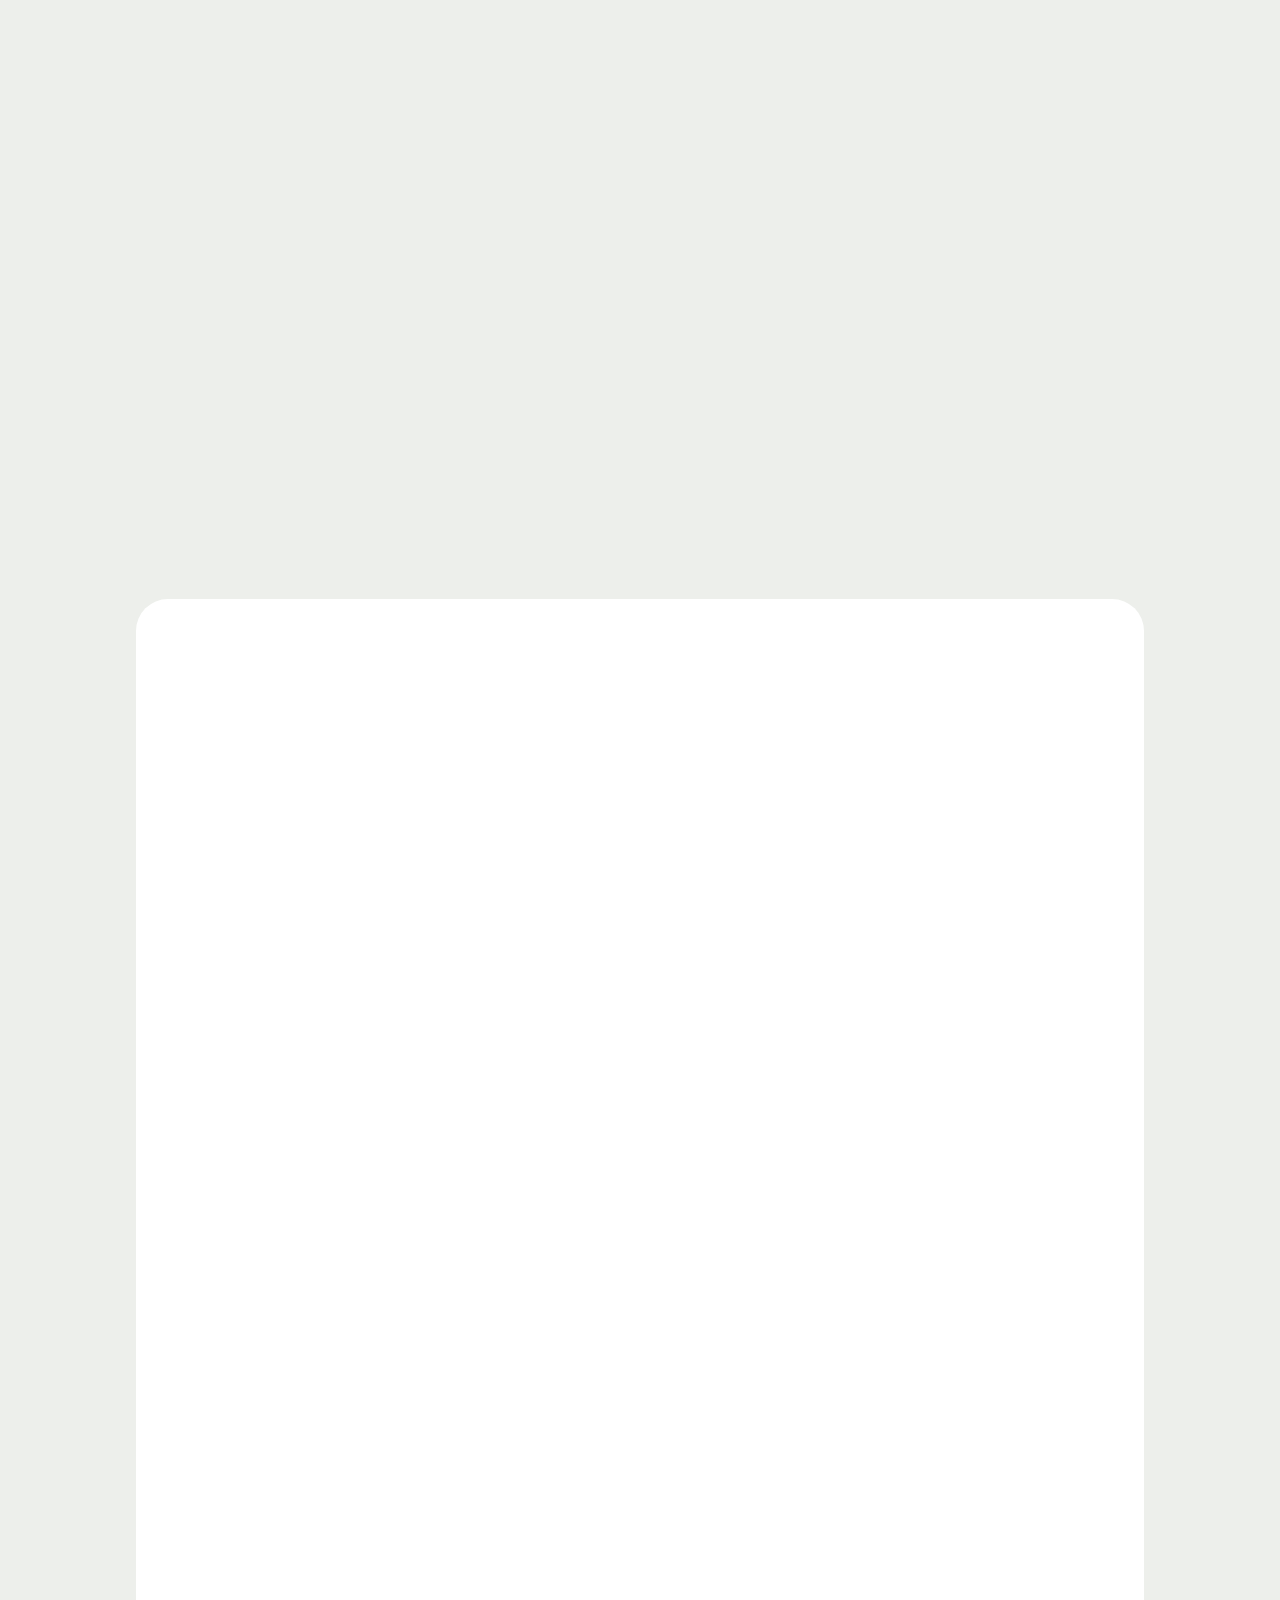
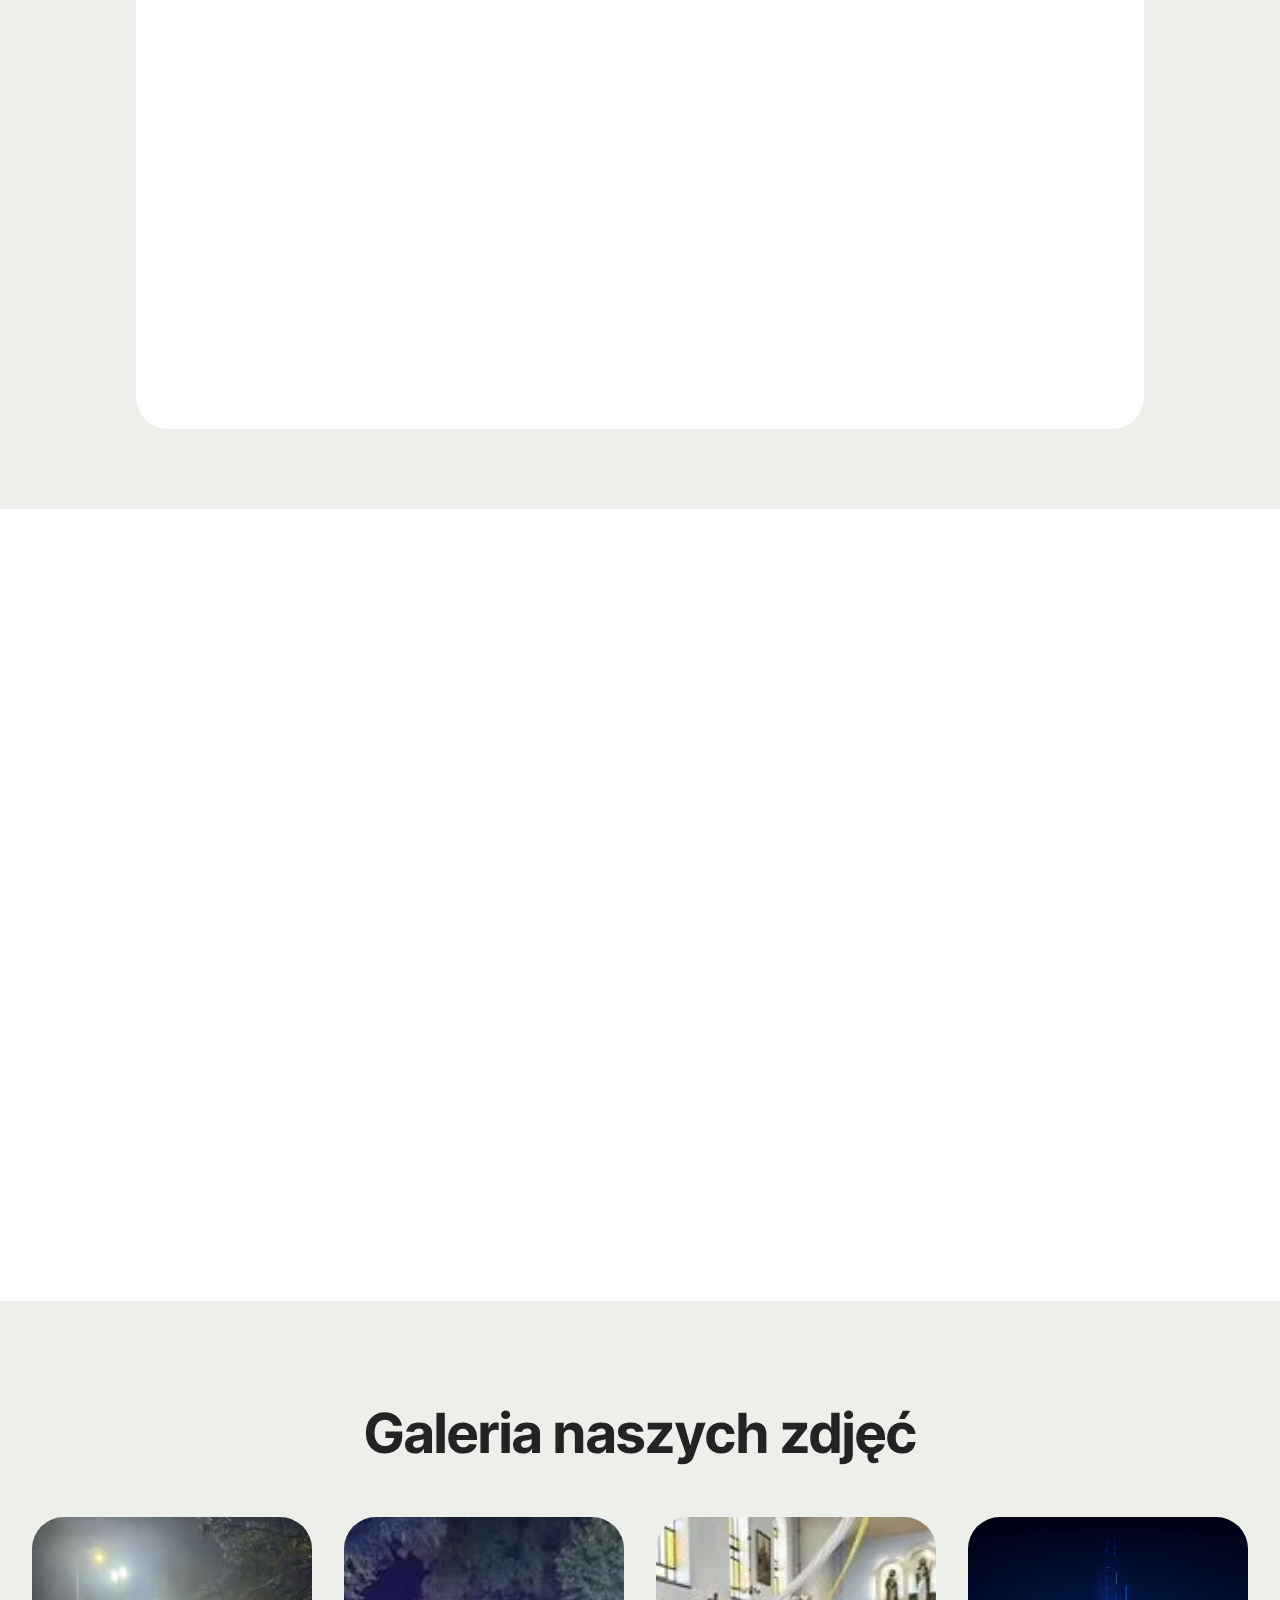
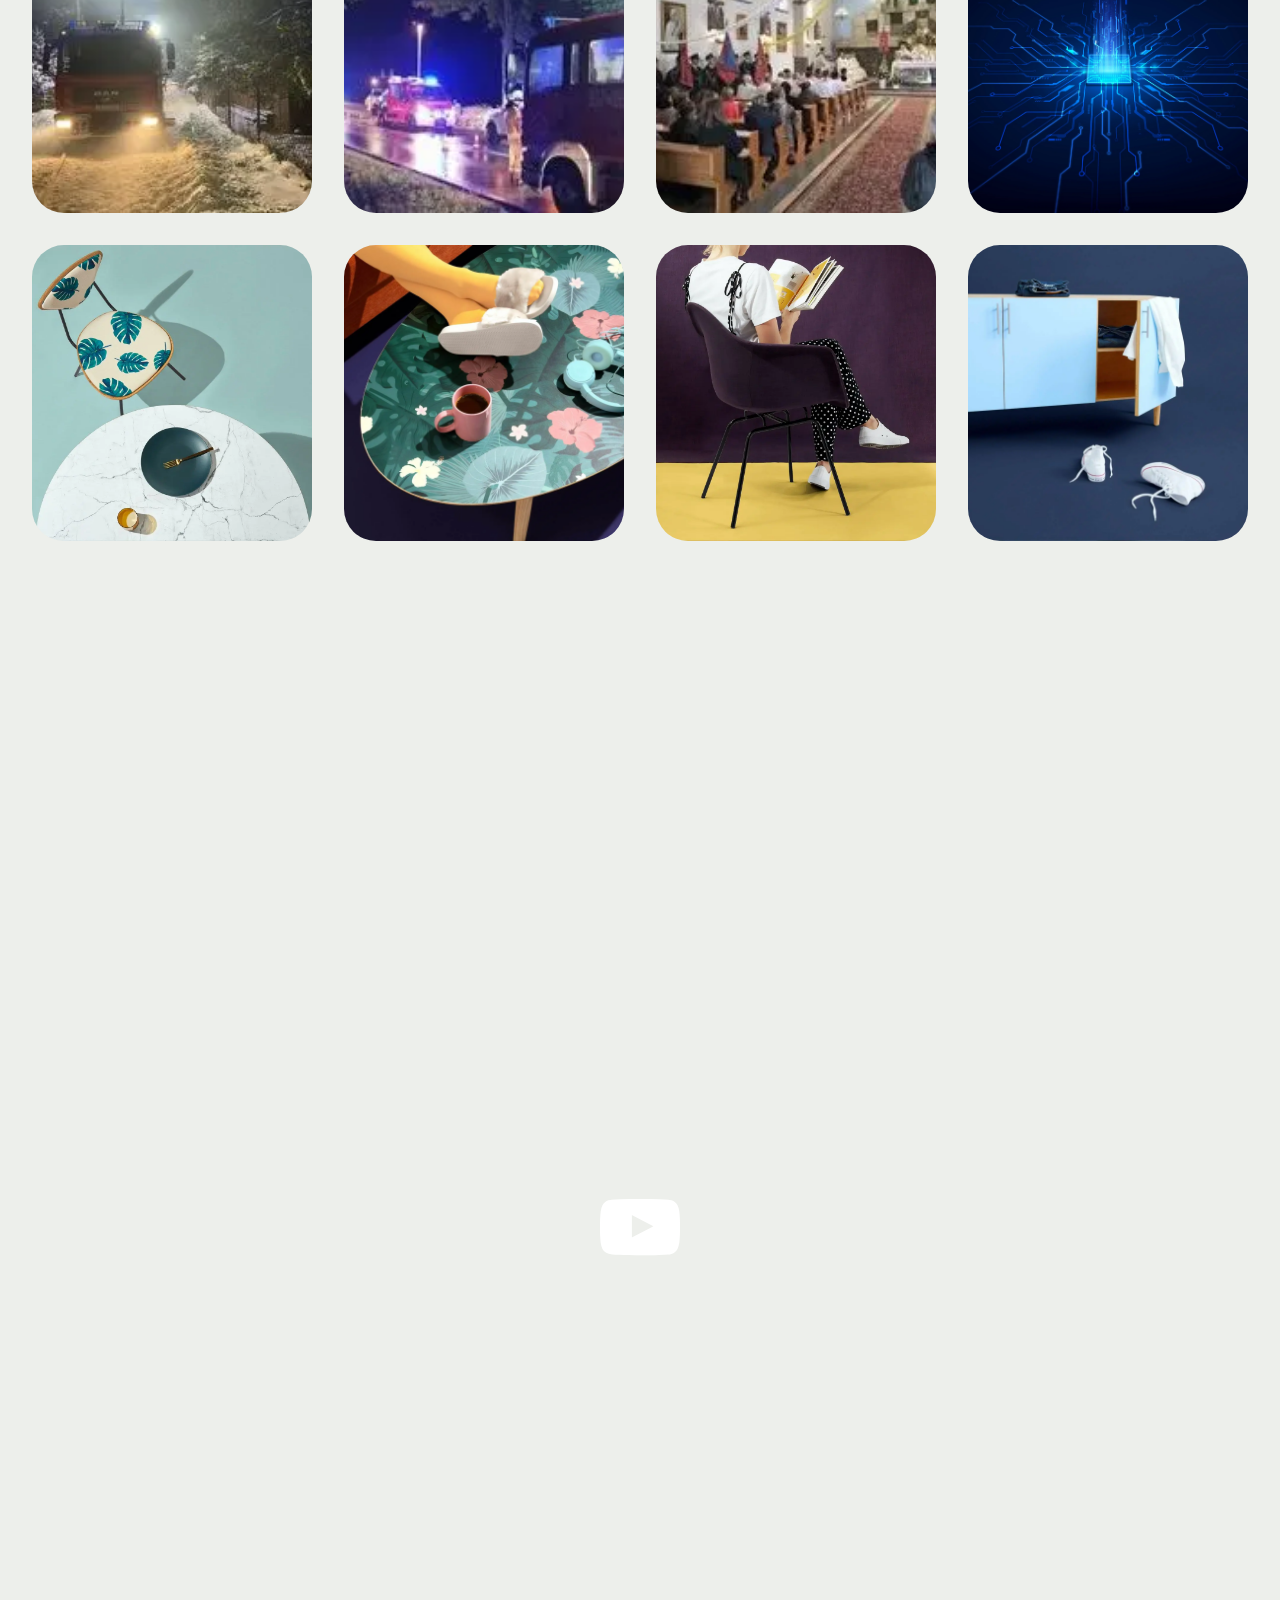
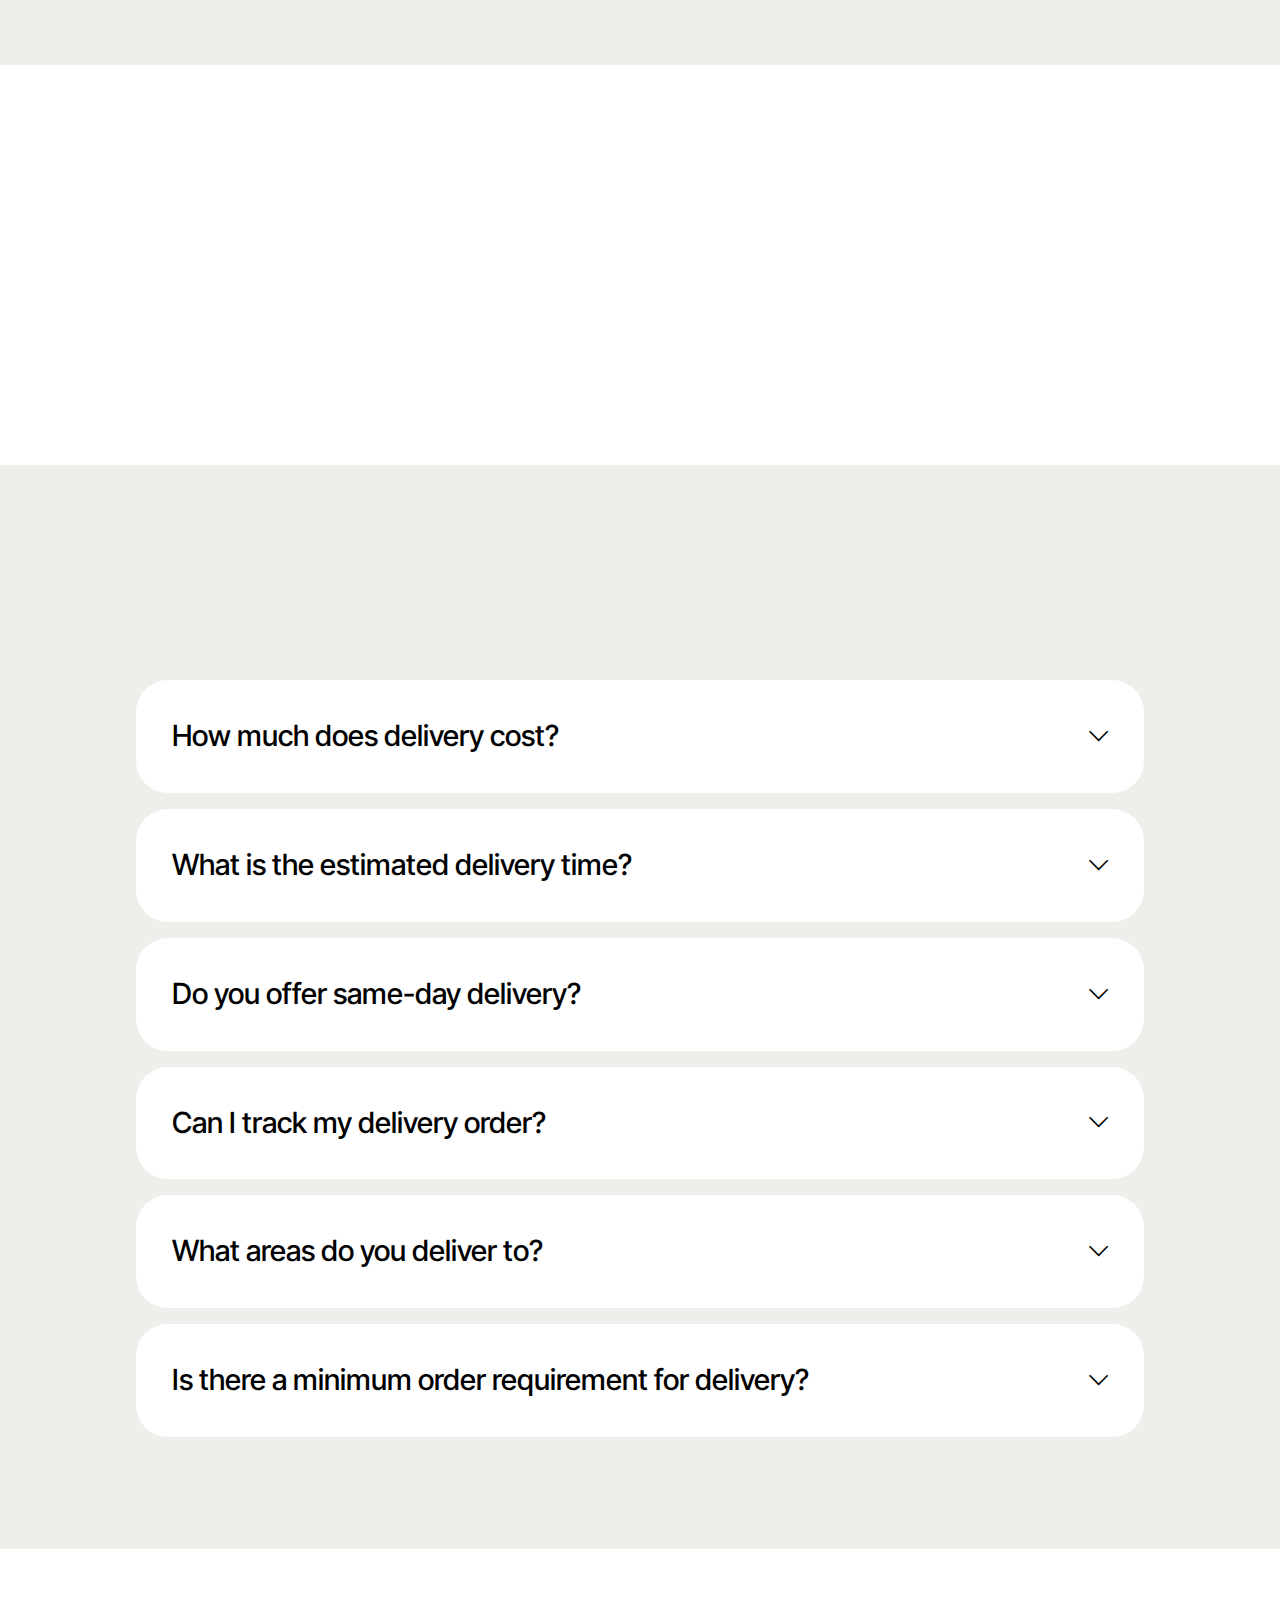
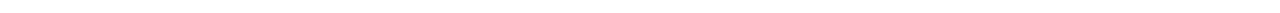
<file: index.html>
<!DOCTYPE html>
<html  >
<head>
  <!-- Site made with Mobirise Website Builder v5.9.13, https://mobirise.com -->
  <meta charset="UTF-8">
  <meta http-equiv="X-UA-Compatible" content="IE=edge">
  <meta name="generator" content="Mobirise v5.9.13, mobirise.com">
  <meta name="viewport" content="width=device-width, initial-scale=1, minimum-scale=1">
  <link rel="shortcut icon" href="assets/images/rounded-in-photoretrica-1-96x96.png" type="image/x-icon">
  <meta name="description" content="">
  
  
  <title>Home</title>
  <link rel="stylesheet" href="assets/web/assets/mobirise-icons2/mobirise2.css">
  <link rel="stylesheet" href="assets/bootstrap/css/bootstrap.min.css">
  <link rel="stylesheet" href="assets/bootstrap/css/bootstrap-grid.min.css">
  <link rel="stylesheet" href="assets/bootstrap/css/bootstrap-reboot.min.css">
  <link rel="stylesheet" href="assets/animatecss/animate.css">
  <link rel="stylesheet" href="assets/dropdown/css/style.css">
  <link rel="stylesheet" href="assets/socicon/css/styles.css">
  <link rel="stylesheet" href="assets/theme/css/style.css">
  <link rel="preload" href="https://fonts.googleapis.com/css?family=Inter+Tight:100,200,300,400,500,600,700,800,900,100i,200i,300i,400i,500i,600i,700i,800i,900i&display=swap" as="style" onload="this.onload=null;this.rel='stylesheet'">
  <noscript><link rel="stylesheet" href="https://fonts.googleapis.com/css?family=Inter+Tight:100,200,300,400,500,600,700,800,900,100i,200i,300i,400i,500i,600i,700i,800i,900i&display=swap"></noscript>
  <link rel="preload" as="style" href="assets/mobirise/css/mbr-additional.css?v=pjhcFW"><link rel="stylesheet" href="assets/mobirise/css/mbr-additional.css?v=pjhcFW" type="text/css">

  
  
  
</head>
<body>
  
  <section data-bs-version="5.1" class="menu menu2 cid-u3rwY5pXwP" once="menu" id="menu02-1k">
	

	<nav class="navbar navbar-dropdown navbar-fixed-top navbar-expand-lg">
		<div class="container">
			<div class="navbar-brand">
				<span class="navbar-logo">
					<a href="https://mobiri.se">
						<img src="assets/images/rounded-in-photoretrica-1-96x96.webp" alt="Mobirise Website Builder" style="height: 3rem;">
					</a>
				</span>
				<span class="navbar-caption-wrap"><a class="navbar-caption text-black display-4" href="https://mobiri.se">OSP Chałupki</a></span>
			</div>
			<button class="navbar-toggler" type="button" data-toggle="collapse" data-bs-toggle="collapse" data-target="#navbarSupportedContent" data-bs-target="#navbarSupportedContent" aria-controls="navbarNavAltMarkup" aria-expanded="false" aria-label="Toggle navigation">
				<div class="hamburger">
					<span></span>
					<span></span>
					<span></span>
					<span></span>
				</div>
			</button>
			<div class="collapse navbar-collapse" id="navbarSupportedContent">
				<ul class="navbar-nav nav-dropdown nav-right" data-app-modern-menu="true"><li class="nav-item">
						<a class="nav-link link text-black display-4" href="https://mobiri.se">Kontakt</a>
					</li><li class="nav-item">
						<a class="nav-link link text-black display-4" href="https://mobiri.se" aria-expanded="false">Strona Główna</a>
					</li><li class="nav-item">
						<a class="nav-link link text-black display-4" href="https://mobiri.se">O nas</a>
					</li></ul>
				<div class="icons-menu">
					<a class="iconfont-wrapper" href="https://mobiri.se">
						<span class="p-2 mbr-iconfont mobi-mbri-phone mobi-mbri"></span>
					</a>
					<a class="iconfont-wrapper" href="https://mobiri.se">
						<span class="p-2 mbr-iconfont mobi-mbri-letter mobi-mbri"></span>
					</a>
					<a class="iconfont-wrapper" href="https://mobiri.se">
						<span class="p-2 mbr-iconfont mobi-mbri-map-pin mobi-mbri"></span>
					</a>
					
				</div>
				
			</div>
		</div>
	</nav>
</section>

<section data-bs-version="5.1" class="header09 startm5 cid-u3rx1w6POd mbr-fullscreen" id="header09-1l">	
    
	
	
	<div class="container-fluid">
		<div class="row">
			<div class="content-wrap col-12 col-md-6">
				<h1 class="mbr-section-title mbr-fonts-style mbr-white mb-4 display-1"></h1>
				
				<p class="mbr-fonts-style mbr-text mbr-white mb-4 display-7"></p>
				
			</div>
		</div>
	</div>
</section>

<section data-bs-version="5.1" class="features017 mbr-embla cid-u3rx7IPnw7" id="features017-1m">
	
	
	<div class="position-relative">
		<div class="container-fluid">
			<div class="row justify-content-center">
				<div class="col-12 content-head">
					<div class="mbr-section-head mb-5">
						<h4 class="mbr-section-title mbr-fonts-style align-center mb-0 display-2"><strong>Wiadomości</strong></h4>
						<h5 class="mbr-section-subtitle mbr-fonts-style align-center mb-0 mt-4 display-7">Odkryj najświeższe wiadomości i bądź na bieżąco z najnowszymi wydarzeniami</h5>
					</div>
				</div>
			</div>
		</div>

		<div class="embla" data-skip-snaps="true" data-align="center" data-contain-scroll="trimSnaps" data-auto-play-interval="5" data-draggable="true">
			<div class="embla__viewport container-fluid">
				<div class="embla__container">
					<div class="embla__slide slider-image item active" style="margin-left: 1rem; margin-right: 1rem;">
						<div class="slide-content">
							<div class="item-img">
								<div class="item-wrapper">
									<img src="assets/images/123.webp" alt="Błyskawica Chałupki" title="" data-slide-to="1" data-bs-slide-to="2">
								</div>
							</div>
							<div class="item-content">
								<h5 class="item-title mbr-fonts-style display-5"><strong>LZDS Błyskawica</strong></h5>
								
								<p class="mbr-text mbr-fonts-style mt-3 display-7">Sprawdź, co nowego dzieje się w świecie naszych piłkarzy - nie przegap najświeższych aktualności i osiągnięć naszej drużyny!</p>
							</div>
							<div class="mbr-section-btn item-footer mt-2"><a href="błyskawica.html" class="btn item-btn btn-primary display-7" target="_blank">Czytaj</a></div>
						</div>
					</div><div class="embla__slide slider-image item" style="margin-left: 1rem; margin-right: 1rem;">
						<div class="slide-content">
							<div class="item-img">
								<div class="item-wrapper">
									<img src="assets/images/shop1.webp" alt="Mobirise Website Builder" title="" data-slide-to="2" data-bs-slide-to="1">
								</div>
							</div>
							<div class="item-content">
								<h5 class="item-title mbr-fonts-style display-5"><strong>Historia OSP</strong></h5>
								
								<p class="mbr-text mbr-fonts-style mt-3 display-7">Zapraszamy do odkrycia fascynującej historii naszej remizy w Chałupkach. Kliknij przycisk poniżej, aby zanurzyć się w opowieść pełną tradycji i dziedzictwa, która kształtowała naszą społeczność przez lata.</p>
							</div>

							<div class="mbr-section-btn item-footer mt-2">
								<a href="" class="btn item-btn btn-primary display-7" target="_blank">Start Now</a>
							</div>
						</div>
					</div>
					
					<div class="embla__slide slider-image item" style="margin-left: 1rem; margin-right: 1rem;">
						<div class="slide-content">
							<div class="item-img">
								<div class="item-wrapper">
									<img src="assets/images/bysakwica-361x700.webp" alt="Mobirise Website Builder" title="" data-slide-to="3" data-bs-slide-to="3">
								</div>
							</div>
							<div class="item-content">
								<h5 class="item-title mbr-fonts-style display-5"><strong>Historia Błyskawicy</strong></h5>
								
								<p class="mbr-text mbr-fonts-style mt-3 display-7">Poznaj inspirującą historię założenia naszej drużyny LZDS Błyskawica - opowieść o pasji, determinacji i dążeniu do doskonałości.</p>
							</div>
							<div class="mbr-section-btn item-footer mt-2">
								<a href="" class="btn item-btn btn-primary display-7" target="_blank">Start Now</a>
							</div>
						</div>
					</div>
					<div class="embla__slide slider-image item" style="margin-left: 1rem; margin-right: 1rem;">
						<div class="slide-content">
							<div class="item-img">
								<div class="item-wrapper">
									<img src="assets/images/shop4.webp" alt="Mobirise Website Builder" title="" data-slide-to="4" data-bs-slide-to="4">
								</div>
							</div>
							<div class="item-content">
								<h5 class="item-title mbr-fonts-style display-5"><strong>Co nowego ?</strong></h5>
								
								<p class="mbr-text mbr-fonts-style mt-3 display-7">
									Mobirise is an easy website builder. Just drop site elements to your page, add
									content and style it to look the way you like.
								</p>
							</div>
							<div class="mbr-section-btn item-footer mt-2">
								<a href="" class="btn item-btn btn-primary display-7" target="_blank">Start Now</a>
							</div>
						</div>
					</div>
					<div class="embla__slide slider-image item" style="margin-left: 1rem; margin-right: 1rem;">
						<div class="slide-content">
							<div class="item-img">
								<div class="item-wrapper">
									<img src="assets/images/shop5.webp" alt="Mobirise Website Builder" title="" data-slide-to="5" data-bs-slide-to="5">
								</div>
							</div>
							<div class="item-content">
								<h5 class="item-title mbr-fonts-style display-5"><strong>Zdjęcia</strong></h5>
								
								<p class="mbr-text mbr-fonts-style mt-3 display-7">
									Mobirise is an easy website builder. Just drop site elements to your page, add
									content and style it to look the way you like.
								</p>
							</div>
							<div class="mbr-section-btn item-footer mt-2">
								<a href="" class="btn item-btn btn-primary display-7" target="_blank">Start Now</a>
							</div>
						</div>
					</div>
					<div class="embla__slide slider-image item" style="margin-left: 1rem; margin-right: 1rem;">
						<div class="slide-content">
							<div class="item-img">
								<div class="item-wrapper">
									<img src="assets/images/shop6.webp" alt="Mobirise Website Builder" title="" data-slide-to="6" data-bs-slide-to="6">
								</div>
							</div>
							<div class="item-content">
								<h5 class="item-title mbr-fonts-style display-5">
									<strong>Design</strong>
								</h5>
								
								<p class="mbr-text mbr-fonts-style mt-3 display-7">
									Mobirise is an easy website builder. Just drop site elements to your page, add
									content and style it to look the way you like.
								</p>
							</div>
							<div class="mbr-section-btn item-footer mt-2">
								<a href="" class="btn item-btn btn-primary display-7" target="_blank">Start Now</a>
							</div>
						</div>
					</div>
					<div class="embla__slide slider-image item" style="margin-left: 1rem; margin-right: 1rem;">
						<div class="slide-content">
							<div class="item-img">
								<div class="item-wrapper">
									<img src="assets/images/shop7.webp" alt="Mobirise Website Builder" title="" data-slide-to="7" data-bs-slide-to="7">
								</div>
							</div>
							<div class="item-content">
								<h5 class="item-title mbr-fonts-style display-5">
									<strong>Design</strong>
								</h5>
								
								<p class="mbr-text mbr-fonts-style mt-3 display-7">
									Mobirise is an easy website builder. Just drop site elements to your page, add
									content and style it to look the way you like.
								</p>
							</div>
							<div class="mbr-section-btn item-footer mt-2">
								<a href="" class="btn item-btn btn-primary display-7" target="_blank">Start Now</a>
							</div>
						</div>
					</div>
				</div>
			</div>
			<button class="embla__button embla__button--prev">
				<span class="mobi-mbri mobi-mbri-arrow-prev mbr-iconfont" aria-hidden="true"></span>
				<span class="sr-only visually-hidden visually-hidden visually-hidden">Previous</span>
			</button>
			<button class="embla__button embla__button--next">
				<span class="mobi-mbri mobi-mbri-arrow-next mbr-iconfont" aria-hidden="true"></span>
				<span class="sr-only visually-hidden visually-hidden visually-hidden">Next</span>
			</button>
		</div>
	</div>
</section>

<section data-bs-version="5.1" class="article8 cid-u3rxcDr4Dr" id="article08-1n">
  

  
  
  <div class="container">
    <div class="row justify-content-center">
      <div class="card col-md-12 col-lg-10">
        <div class="card-wrapper">
          <div class="image-wrapper d-flex justify-content-center mb-4">
            <img src="assets/images/drygfa-1578x888.webp" alt="Mobirise Website Builder">
          </div>
          <div class="card-content-text">
            <h3 class="card-title mbr-fonts-style mbr-white mt-3 mb-4 display-2">Nasza Remiza OSP Chałupki
<div><br></div></h3>
          <div class="row card-box align-left">
            <div class="item features-without-image col-12">
              <div class="item-wrapper">
                <h4 class="mbr-section-subtitle mbr-fonts-style mb-3 display-5">
                  <strong>Eligibility for returns</strong>
                </h4>
                <p class="mbr-text mbr-fonts-style display-7">
                  To be eligible for a refund, the item must be unused,
                  undamaged, and in its original packaging. Custom-made or
                  personalized items may not be eligible for a refund unless
                  they are received in a damaged or defective condition.
                </p>
              </div>
            </div>
            <div class="item features-without-image col-12">
              <div class="item-wrapper">
                <h4 class="mbr-section-subtitle mbr-fonts-style display-5">
                  <strong>Return process</strong>
                </h4>
                <p class="mbr-text mbr-fonts-style display-7">
                  If you wish to return an item, please follow contact our
                  customer care team within the specified return window to
                  initiate the return request. Provide the necessary
                  information, including your order number, product details, and
                  reason for return. Our customer care team will guide you
                  through the return process, providing you with a return
                  authorization and any specific instructions for packaging and
                  shipping the item back to us.
                </p>
              </div>
            </div>
            <div class="item features-without-image col-12">
              <div class="item-wrapper">
                <h4 class="mbr-section-subtitle mbr-fonts-style display-5">
                  <strong>Return shipping</strong>
                </h4>
                <p class="mbr-text mbr-fonts-style display-7">
                  When returning an item, you may be responsible for the return
                  shipping costs unless the return is due to an error on our
                  part, such as a defective or incorrect item sent. We recommend
                  using a trackable shipping method and retaining the shipping
                  receipt as proof of shipment.
                </p>
              </div>
            </div>

            
          </div>
          </div>
        </div>
      </div>
    </div>
  </div>
</section>

<section data-bs-version="5.1" class="map1 cid-u3rVYmSDWD" id="map01-1r">
	
	
	
	<div class="container">
		<div class="row justify-content-center">
			<div class="col-12 content-head">
				<div class="mbr-section-head mb-5">
					<h3 class="mbr-section-title mbr-fonts-style align-center mb-0 display-2"><strong>Nasza lokalizacja</strong></h3>
					
				</div>
			</div>
		</div>
		<div class="google-map"><iframe frameborder="0" style="border:0" src="https://www.google.com/maps/embed?pb=!1m18!1m12!1m3!1d2526.845912565154!2d20.607249999999997!3d50.704243899999994!2m3!1f0!2f0!3f0!3m2!1i1024!2i768!4f13.1!3m3!1m2!1s0x47178defd8351807%3A0x4a3dd4e6e778c1a7!2sOchotnicza%20Stra%C5%BC%20Po%C5%BCarna!5e0!3m2!1spl!2spl!4v1707255114475!5m2!1spl!2spl" allowfullscreen=""></iframe></div>
	</div>
</section>

<section data-bs-version="5.1" class="gallery1 mbr-gallery cid-u3rxm72Yda" id="gallery01-1o">
    
    

    <div class="container-fluid">
        <div class="row justify-content-center">
            <div class="col-12 content-head">
                <div class="mb-5">
                    <h3 class="mbr-section-title mbr-fonts-style align-center m-0 display-2"><strong>Galeria naszych zdjęć</strong></h3>
                    <h4 class="mbr-section-subtitle mbr-fonts-style align-center mb-0 mt-4 display-7"></h4>
                </div>
            </div>
        </div>
        
        <div class="row mbr-gallery">
            <div class="col-12 col-md-6 col-lg-3 item gallery-image">
                <div class="item-wrapper mb-3" data-toggle="modal" data-bs-toggle="modal" data-target="#u3xTS8vxt3-modal" data-bs-target="#u3xTS8vxt3-modal">
                    <img class="w-100" src="assets/images/straz1.webp" alt="Mobirise Website Builder" data-slide-to="0" data-bs-slide-to="0" data-target="#lb-u3xTS8vxt3" data-bs-target="#lb-u3xTS8vxt3">
                    <div class="icon-wrapper">
                        <span class="mobi-mbri mobi-mbri-search mbr-iconfont mbr-iconfont-btn"></span>
                    </div>
                </div>
                
            </div>
            <div class="col-12 col-md-6 col-lg-3 item gallery-image">
                <div class="item-wrapper mb-3" data-toggle="modal" data-bs-toggle="modal" data-target="#u3xTS8vxt3-modal" data-bs-target="#u3xTS8vxt3-modal">
                    <img class="w-100" src="assets/images/straz2.webp" alt="Mobirise Website Builder" data-slide-to="1" data-bs-slide-to="1" data-target="#lb-u3xTS8vxt3" data-bs-target="#lb-u3xTS8vxt3">
                    <div class="icon-wrapper">
                        <span class="mobi-mbri mobi-mbri-search mbr-iconfont mbr-iconfont-btn"></span>
                    </div>
                </div>
                
            </div>
            <div class="col-12 col-md-6 col-lg-3 item gallery-image">
                <div class="item-wrapper mb-3" data-toggle="modal" data-bs-toggle="modal" data-target="#u3xTS8vxt3-modal" data-bs-target="#u3xTS8vxt3-modal">
                    <img class="w-100" src="assets/images/straz3.webp" alt="Mobirise Website Builder" data-slide-to="2" data-bs-slide-to="2" data-target="#lb-u3xTS8vxt3" data-bs-target="#lb-u3xTS8vxt3">
                    <div class="icon-wrapper">
                        <span class="mobi-mbri mobi-mbri-search mbr-iconfont mbr-iconfont-btn"></span>
                    </div>
                </div>
                
            </div>
            <div class="col-12 col-md-6 col-lg-3 item gallery-image">
                <div class="item-wrapper mb-3" data-toggle="modal" data-bs-toggle="modal" data-target="#u3xTS8vxt3-modal" data-bs-target="#u3xTS8vxt3-modal">
                    <img class="w-100" src="assets/images/istock-1596218688.webp" alt="Mobirise Website Builder" data-slide-to="3" data-bs-slide-to="3" data-target="#lb-u3xTS8vxt3" data-bs-target="#lb-u3xTS8vxt3">
                    <div class="icon-wrapper">
                        <span class="mobi-mbri mobi-mbri-search mbr-iconfont mbr-iconfont-btn"></span>
                    </div>
                </div>
                
            </div>
            <div class="col-12 col-md-6 col-lg-3 item gallery-image">
                <div class="item-wrapper mb-3" data-toggle="modal" data-bs-toggle="modal" data-target="#u3xTS8vxt3-modal" data-bs-target="#u3xTS8vxt3-modal">
                    <img class="w-100" src="assets/images/gallery10.webp" alt="Mobirise Website Builder" data-slide-to="4" data-bs-slide-to="4" data-target="#lb-u3xTS8vxt3" data-bs-target="#lb-u3xTS8vxt3">
                    <div class="icon-wrapper">
                        <span class="mobi-mbri mobi-mbri-search mbr-iconfont mbr-iconfont-btn"></span>
                    </div>
                </div>
                
            </div>
            <div class="col-12 col-md-6 col-lg-3 item gallery-image">
                <div class="item-wrapper mb-3" data-toggle="modal" data-bs-toggle="modal" data-target="#u3xTS8vxt3-modal" data-bs-target="#u3xTS8vxt3-modal">
                    <img class="w-100" src="assets/images/gallery05.webp" alt="Mobirise Website Builder" data-slide-to="5" data-bs-slide-to="5" data-target="#lb-u3xTS8vxt3" data-bs-target="#lb-u3xTS8vxt3">
                    <div class="icon-wrapper">
                        <span class="mobi-mbri mobi-mbri-search mbr-iconfont mbr-iconfont-btn"></span>
                    </div>
                </div>
                
            </div>
            <div class="col-12 col-md-6 col-lg-3 item gallery-image">
                <div class="item-wrapper mb-3" data-toggle="modal" data-bs-toggle="modal" data-target="#u3xTS8vxt3-modal" data-bs-target="#u3xTS8vxt3-modal">
                    <img class="w-100" src="assets/images/gallery06.webp" alt="Mobirise Website Builder" data-slide-to="6" data-bs-slide-to="6" data-target="#lb-u3xTS8vxt3" data-bs-target="#lb-u3xTS8vxt3">
                    <div class="icon-wrapper">
                        <span class="mobi-mbri mobi-mbri-search mbr-iconfont mbr-iconfont-btn"></span>
                    </div>
                </div>
                
            </div>
            <div class="col-12 col-md-6 col-lg-3 item gallery-image">
                <div class="item-wrapper mb-3" data-toggle="modal" data-bs-toggle="modal" data-target="#u3xTS8vxt3-modal" data-bs-target="#u3xTS8vxt3-modal">
                    <img class="w-100" src="assets/images/gallery07.webp" alt="Mobirise Website Builder" data-slide-to="7" data-bs-slide-to="7" data-target="#lb-u3xTS8vxt3" data-bs-target="#lb-u3xTS8vxt3">
                    <div class="icon-wrapper">
                        <span class="mobi-mbri mobi-mbri-search mbr-iconfont mbr-iconfont-btn"></span>
                    </div>
                </div>
                
            </div>
        </div>

        <div class="modal mbr-slider" tabindex="-1" role="dialog" aria-hidden="true" id="u3xTS8vxt3-modal">
            <div class="modal-dialog" role="document">
                <div class="modal-content">
                    <div class="modal-body">
                        <div class="carousel slide" data-pause="false" data-bs-pause="false" id="lb-u3xTS8vxt3" data-interval="5000" data-bs-interval="5000">
                            <div class="carousel-inner">
                                <div class="carousel-item active">
                                    <img class="d-block w-100" src="assets/images/straz1.webp" alt="Mobirise Website Builder">
                                </div>
                                <div class="carousel-item">
                                    <img class="d-block w-100" src="assets/images/straz2.webp" alt="Mobirise Website Builder">
                                </div>
                                <div class="carousel-item">
                                    <img class="d-block w-100" src="assets/images/straz3.webp" alt="Mobirise Website Builder">
                                </div>
                                <div class="carousel-item">
                                    <img class="d-block w-100" src="assets/images/istock-1596218688.webp" alt="Mobirise Website Builder">
                                </div>
                                <div class="carousel-item">
                                    <img class="d-block w-100" src="assets/images/gallery10.webp" alt="Mobirise Website Builder">
                                </div>
                                <div class="carousel-item">
                                    <img class="d-block w-100" src="assets/images/gallery05.webp" alt="Mobirise Website Builder">
                                </div>
                                <div class="carousel-item">
                                    <img class="d-block w-100" src="assets/images/gallery06.webp" alt="Mobirise Website Builder">
                                </div>
                                <div class="carousel-item">
                                    <img class="d-block w-100" src="assets/images/gallery07.webp" alt="Mobirise Website Builder">
                                </div>
                            </div>
                            <ol class="carousel-indicators">
                                <li data-slide-to="0" data-bs-slide-to="0" class="active" data-target="#lb-u3xTS8vxt3" data-bs-target="#lb-u3xTS8vxt3"></li>
                                <li data-slide-to="1" data-bs-slide-to="1" data-target="#lb-u3xTS8vxt3" data-bs-target="#lb-u3xTS8vxt3"></li>
                                <li data-slide-to="2" data-bs-slide-to="2" data-target="#lb-u3xTS8vxt3" data-bs-target="#lb-u3xTS8vxt3"></li>
                                <li data-slide-to="3" data-bs-slide-to="3" data-target="#lb-u3xTS8vxt3" data-bs-target="#lb-u3xTS8vxt3"></li>
                                <li data-slide-to="4" data-bs-slide-to="4" data-target="#lb-u3xTS8vxt3" data-bs-target="#lb-u3xTS8vxt3"></li>
                                <li data-slide-to="5" data-bs-slide-to="5" data-target="#lb-u3xTS8vxt3" data-bs-target="#lb-u3xTS8vxt3"></li>
                                <li data-slide-to="6" data-bs-slide-to="6" data-target="#lb-u3xTS8vxt3" data-bs-target="#lb-u3xTS8vxt3"></li>
                                <li data-slide-to="7" data-bs-slide-to="7" data-target="#lb-u3xTS8vxt3" data-bs-target="#lb-u3xTS8vxt3"></li>
                            </ol>
                            <a role="button" href="" class="close" data-dismiss="modal" data-bs-dismiss="modal" aria-label="Close">
                            </a>
                            <a class="carousel-control-prev carousel-control" role="button" data-slide="prev" data-bs-slide="prev" href="#lb-u3xTS8vxt3">
                                <span class="mobi-mbri mobi-mbri-arrow-prev" aria-hidden="true"></span>
                                <span class="sr-only visually-hidden">Previous</span>
                            </a>
                            <a class="carousel-control-next carousel-control" role="button" data-slide="next" data-bs-slide="next" href="#lb-u3xTS8vxt3">
                                <span class="mobi-mbri mobi-mbri-arrow-next" aria-hidden="true"></span>
                                <span class="sr-only visually-hidden">Next</span>
                            </a>
                        </div>
                    </div>
                </div>
            </div>
        </div>
    </div>
</section>

<section data-bs-version="5.1" class="video01 cid-u3xMU25igA" id="video01-21">
	
	

	
	<div class="align-center container">
		<div class="row justify-content-center">
			<div class="col-12 content-head">
				<div class="mbr-section-head mb-5">
					<h4 class="mbr-section-title mbr-fonts-style mb-0 display-2">
						<strong>Watch Video</strong>
					</h4>
					
				</div>
			</div>
		</div>

		<div class="row justify-content-center">
			<div class="col-12 col-lg-12">
				<div class="box">
					<div class="mbr-media show-modal align-center" data-modal=".modalWindow">
						<img src="assets/images/video1.webp" alt="Mobirise">
						<div class="icon-wrap">
							<span class="mbr-iconfont socicon-youtube socicon" style="color: rgb(255, 255, 255); fill: rgb(255, 255, 255);"></span>
						</div>
					</div>
				</div>
			</div>
		</div>
	</div>
	<div>
		<div class="modalWindow" style="display: none">
			<div class="modalWindow-container">
				<div class="modalWindow-video-container">
					<div class="modalWindow-video">
						<iframe width="100%" height="100%" frameborder="0" allowfullscreen="1" data-src="https://www.youtube.com/watch?v=VA8PzkQa8d8"></iframe>
					</div>
					<a class="close" role="button" data-dismiss="modal" data-bs-dismiss="modal">
						<span aria-hidden="true" class="mbr-iconfont mobi-mbri-close mobi-mbri closeModal"></span>
						<span class="sr-only visually-hidden visually-hidden">Close</span>
					</a>
				</div>
			</div>
		</div>
	</div>
</section>

<section data-bs-version="5.1" class="social05 cid-u3rxrkOxUO" id="social05-1p">
    

    

    <div class="container">
        <div class="row">
            <h3 class="mbr-section-title align-center mb-5 mbr-fonts-style display-2"><strong>Zaobserwuj nas na</strong></h3>
            <div class="col-12">
                <div class="social-row">
                    <div class="soc-item">
                        <a href="https://mobiri.se/" target="_blank">
                            <span class="mbr-iconfont socicon socicon-facebook"></span>
                        </a>
                    </div>
                    <div class="soc-item">
                        <a href="https://mobiri.se/" target="_blank">
                            <span class="mbr-iconfont socicon-twitter socicon"></span>
                        </a>
                    </div>
                    <div class="soc-item">
                        <a href="https://mobiri.se/" target="_blank">
                            <span class="mbr-iconfont socicon-instagram socicon"></span>
                        </a>
                    </div>
                    <div class="soc-item">
                        <a href="https://mobiri.se/" target="_blank">
                            <span class="mbr-iconfont socicon socicon-linkedin"></span>
                        </a>
                    </div>
                    <div class="soc-item">
                        <a href="https://mobiri.se/" target="_blank">
                            <span class="mbr-iconfont socicon socicon-twitch"></span>
                        </a>
                    </div>
                </div>
            </div>
        </div>
    </div>
</section>

<section data-bs-version="5.1" class="list1 cid-u3rxF5oLCE" id="list01-1q">	
    
	
	<div class="container">
		<div class="row justify-content-center">
			<div class="col-12 col-md-12 col-lg-10 m-auto">
				<div class="content">
					<div class="row justify-content-center mb-5">
						<div class="col-12 content-head">
							<div class="mbr-section-head">
								<h4 class="mbr-section-title mbr-fonts-style align-center mb-0 display-2"><strong>Masz jakieś pytania?</strong></h4>
								
							</div>
						</div>
					</div>
					<div id="bootstrap-accordion_8" class="panel-group accordionStyles accordion" role="tablist" aria-multiselectable="true">
						<div class="card">
							<div class="card-header" role="tab" id="headingOne">
								<a role="button" class="panel-title collapsed" data-toggle="collapse" data-bs-toggle="collapse" data-core="" href="#collapse1_8" aria-expanded="false" aria-controls="collapse1">
									<h6 class="panel-title-edit mbr-semibold mbr-fonts-style mb-0 display-5">
										How much does delivery cost?
									</h6>
									<span class="sign mbr-iconfont mobi-mbri-arrow-down"></span>
								</a>
							</div>
							<div id="collapse1_8" class="panel-collapse noScroll collapse" role="tabpanel" aria-labelledby="headingOne" data-parent="#accordion" data-bs-parent="#bootstrap-accordion_8">
								<div class="panel-body">
									<p class="mbr-fonts-style panel-text display-7">
										Lorem ipsum dolor sit amet, consectetur adipiscing elit. Fusce vestibulum
										laoreet tincidunt. Proin et sapien scelerisque, ornare lectus eget, iaculis
										lectus. Pellentesque viverra molestie tortor. Nunc sed interdum est, in maximus
										diam. Donec eu tellus dictum, gravida velit et, sagittis arcu. Proin et lectus
										dapibus. Cras fringilla elit velit placerat tortor mollis cursus.
									</p>
								</div>
							</div>
						</div>
						<div class="card">
							<div class="card-header" role="tab" id="headingOne">
								<a role="button" class="panel-title collapsed" data-toggle="collapse" data-bs-toggle="collapse" data-core="" href="#collapse2_8" aria-expanded="false" aria-controls="collapse2">
									<h6 class="panel-title-edit mbr-semibold mbr-fonts-style mb-0 display-5">
										What is the estimated delivery time?
									</h6>
									<span class="sign mbr-iconfont mobi-mbri-arrow-down"></span>
								</a>
							</div>
							<div id="collapse2_8" class="panel-collapse noScroll collapse" role="tabpanel" aria-labelledby="headingOne" data-parent="#accordion" data-bs-parent="#bootstrap-accordion_8">
								<div class="panel-body">
									<p class="mbr-fonts-style panel-text display-7">
										Lorem ipsum dolor sit amet, consectetur adipiscing elit. Fusce vestibulum
										laoreet tincidunt. Proin et sapien scelerisque, ornare lectus eget, iaculis
										lectus. Pellentesque viverra molestie tortor. Nunc sed interdum est, in maximus
										diam. Donec eu tellus dictum, gravida velit et, sagittis arcu. Proin et lectus
										dapibus. Cras fringilla elit velit placerat tortor mollis cursus.
									</p>
								</div>
							</div>
						</div>
						<div class="card">
							<div class="card-header" role="tab" id="headingOne">
								<a role="button" class="panel-title collapsed" data-toggle="collapse" data-bs-toggle="collapse" data-core="" href="#collapse3_8" aria-expanded="false" aria-controls="collapse3">
									<h6 class="panel-title-edit mbr-semibold mbr-fonts-style mb-0 display-5">
										Do you offer same-day delivery?
									</h6>
									<span class="sign mbr-iconfont mobi-mbri-arrow-down"></span>
								</a>
							</div>
							<div id="collapse3_8" class="panel-collapse noScroll collapse" role="tabpanel" aria-labelledby="headingOne" data-parent="#accordion" data-bs-parent="#bootstrap-accordion_8">
								<div class="panel-body">
									<p class="mbr-fonts-style panel-text display-7">
										Lorem ipsum dolor sit amet, consectetur adipiscing elit. Fusce vestibulum
										laoreet tincidunt. Proin et sapien scelerisque, ornare lectus eget, iaculis
										lectus. Pellentesque viverra molestie tortor. Nunc sed interdum est, in maximus
										diam. Donec eu tellus dictum, gravida velit et, sagittis arcu. Proin et lectus
										dapibus. Cras fringilla elit velit placerat tortor mollis cursus.
									</p>
								</div>
							</div>
						</div>
						<div class="card">
							<div class="card-header" role="tab" id="headingOne">
								<a role="button" class="panel-title collapsed" data-toggle="collapse" data-bs-toggle="collapse" data-core="" href="#collapse4_8" aria-expanded="false" aria-controls="collapse4">
									<h6 class="panel-title-edit mbr-semibold mbr-fonts-style mb-0 display-5">
										Can I track my delivery order?
									</h6>
									<span class="sign mbr-iconfont mobi-mbri-arrow-down"></span>
								</a>
							</div>
							<div id="collapse4_8" class="panel-collapse noScroll collapse" role="tabpanel" aria-labelledby="headingOne" data-parent="#accordion" data-bs-parent="#bootstrap-accordion_8">
								<div class="panel-body">
									<p class="mbr-fonts-style panel-text display-7">
										Lorem ipsum dolor sit amet, consectetur adipiscing elit. Fusce vestibulum
										laoreet tincidunt. Proin et sapien scelerisque, ornare lectus eget, iaculis
										lectus. Pellentesque viverra molestie tortor. Nunc sed interdum est, in maximus
										diam. Donec eu tellus dictum, gravida velit et, sagittis arcu. Proin et lectus
										dapibus. Cras fringilla elit velit placerat tortor mollis cursus.
									</p>
								</div>
							</div>
						</div>
						<div class="card">
							<div class="card-header" role="tab" id="headingOne">
								<a role="button" class="panel-title collapsed" data-toggle="collapse" data-bs-toggle="collapse" data-core="" href="#collapse5_8" aria-expanded="false" aria-controls="collapse5">
									<h6 class="panel-title-edit mbr-semibold mbr-fonts-style mb-0 display-5">
										What areas do you deliver to?
									</h6>
									<span class="sign mbr-iconfont mobi-mbri-arrow-down"></span>
								</a>
							</div>
							<div id="collapse5_8" class="panel-collapse noScroll collapse" role="tabpanel" aria-labelledby="headingOne" data-parent="#accordion" data-bs-parent="#bootstrap-accordion_8">
								<div class="panel-body">
									<p class="mbr-fonts-style panel-text display-7">
										Lorem ipsum dolor sit amet, consectetur adipiscing elit. Fusce vestibulum
										laoreet tincidunt. Proin et sapien scelerisque, ornare lectus eget, iaculis
										lectus. Pellentesque viverra molestie tortor. Nunc sed interdum est, in maximus
										diam. Donec eu tellus dictum, gravida velit et, sagittis arcu. Proin et lectus
										dapibus. Cras fringilla elit velit placerat tortor mollis cursus.
									</p>
								</div>
							</div>
						</div>
						<div class="card">
							<div class="card-header" role="tab" id="headingOne">
								<a role="button" class="panel-title collapsed" data-toggle="collapse" data-bs-toggle="collapse" data-core="" href="#collapse6_8" aria-expanded="false" aria-controls="collapse6">
									<h6 class="panel-title-edit mbr-semibold mbr-fonts-style mb-0 display-5">
										Is there a minimum order requirement for delivery?
									</h6>
									<span class="sign mbr-iconfont mobi-mbri-arrow-down"></span>
								</a>
							</div>
							<div id="collapse6_8" class="panel-collapse noScroll collapse" role="tabpanel" aria-labelledby="headingOne" data-parent="#accordion" data-bs-parent="#bootstrap-accordion_8">
								<div class="panel-body">
									<p class="mbr-fonts-style panel-text display-7">
										Lorem ipsum dolor sit amet, consectetur adipiscing elit. Fusce vestibulum
										laoreet tincidunt. Proin et sapien scelerisque, ornare lectus eget, iaculis
										lectus. Pellentesque viverra molestie tortor. Nunc sed interdum est, in maximus
										diam. Donec eu tellus dictum, gravida velit et, sagittis arcu. Proin et lectus
										dapibus. Cras fringilla elit velit placerat tortor mollis cursus.
									</p>
								</div>
							</div>
						</div>
					</div>
				</div>
			</div>
		</div>
	</div>
</section><section class="display-7" style="padding: 0;align-items: center;justify-content: center;flex-wrap: wrap;    align-content: center;display: flex;position: relative;height: 4rem;"><a href="https://mobiri.se/3142831" style="flex: 1 1;height: 4rem;position: absolute;width: 100%;z-index: 1;"><img alt="" style="height: 4rem;" src="[data-uri]"></a><p style="margin: 0;text-align: center;" class="display-7">&#8204;</p><a style="z-index:1" href="https://mobirise.com">Mobirise </a></section><script src="assets/bootstrap/js/bootstrap.bundle.min.js"></script>  <script src="assets/smoothscroll/smooth-scroll.js"></script>  <script src="assets/ytplayer/index.js"></script>  <script src="assets/dropdown/js/navbar-dropdown.js"></script>  <script src="assets/embla/embla.min.js"></script>  <script src="assets/embla/script.js"></script>  <script src="assets/playervimeo/vimeo_player.js"></script>  <script src="assets/mbr-switch-arrow/mbr-switch-arrow.js"></script>  <script src="assets/theme/js/script.js"></script>  
  
  
  <input name="animation" type="hidden">
  </body>
</html>
</file>
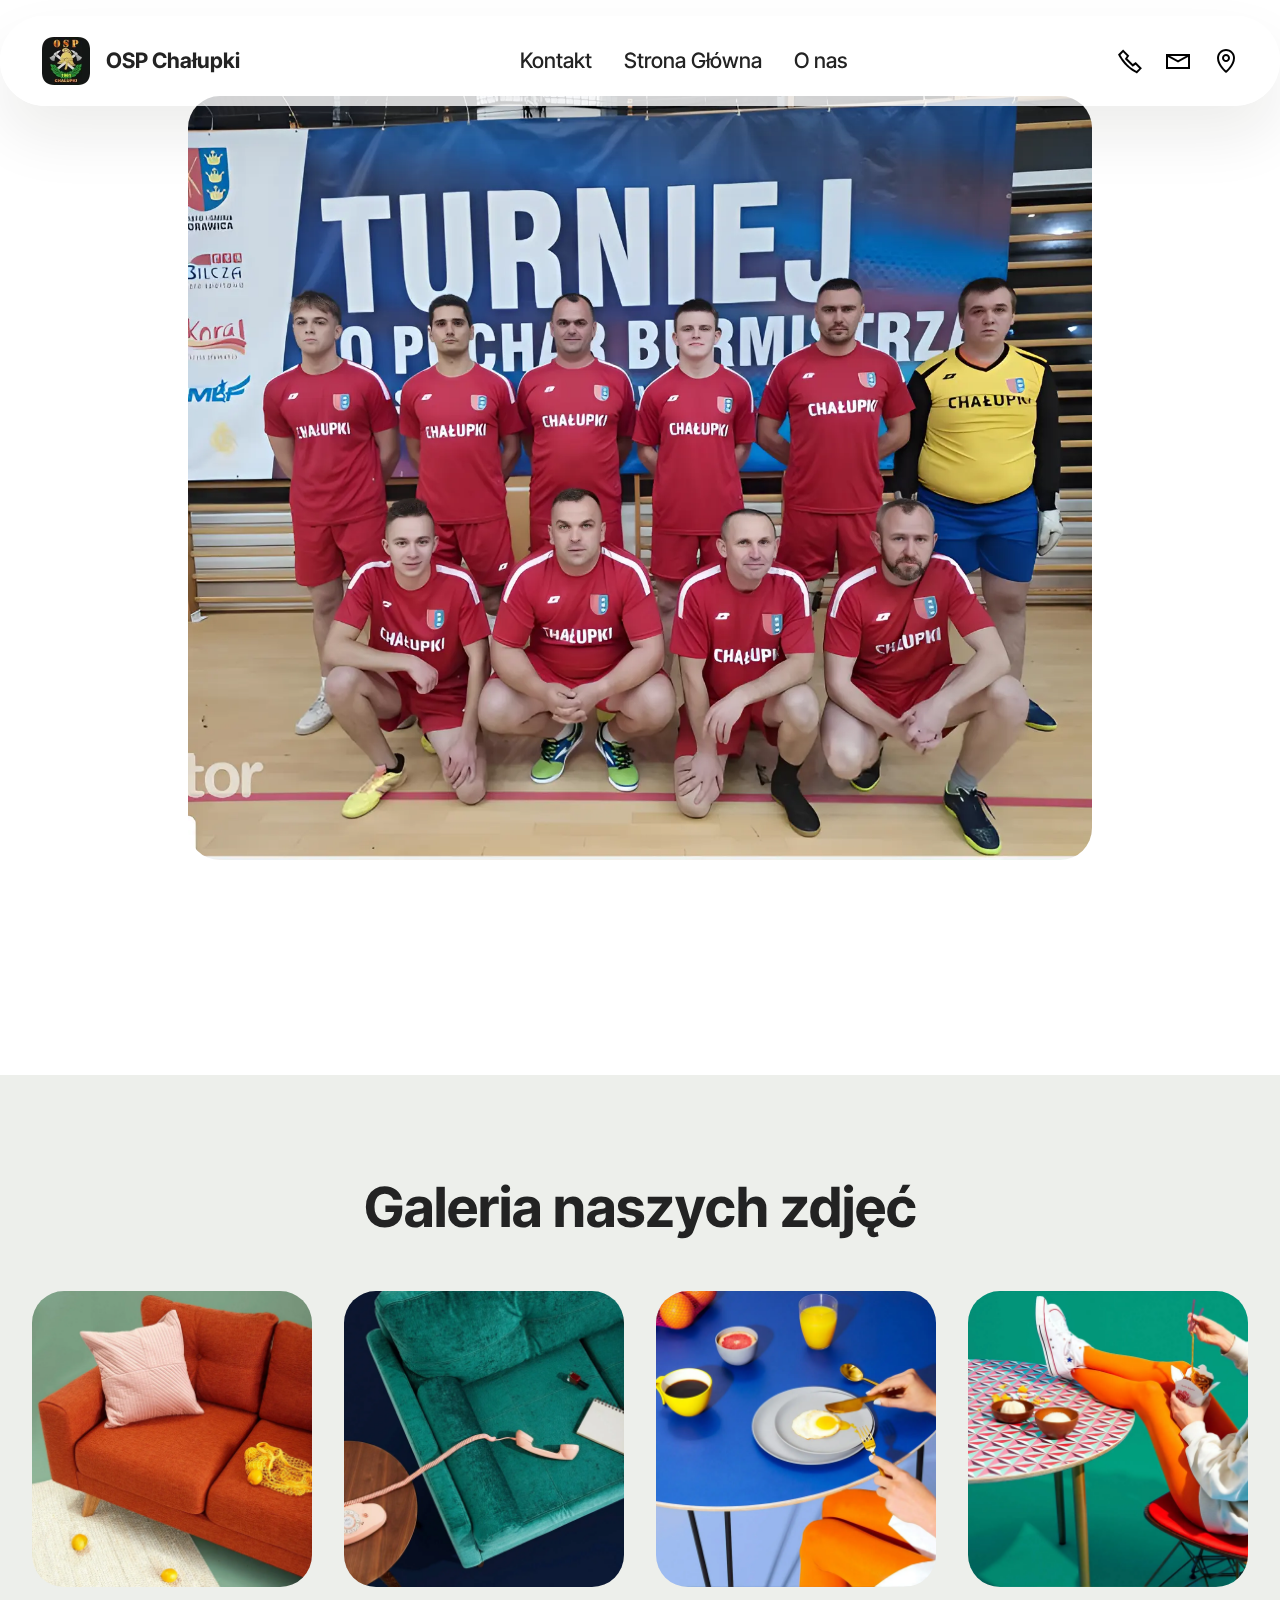
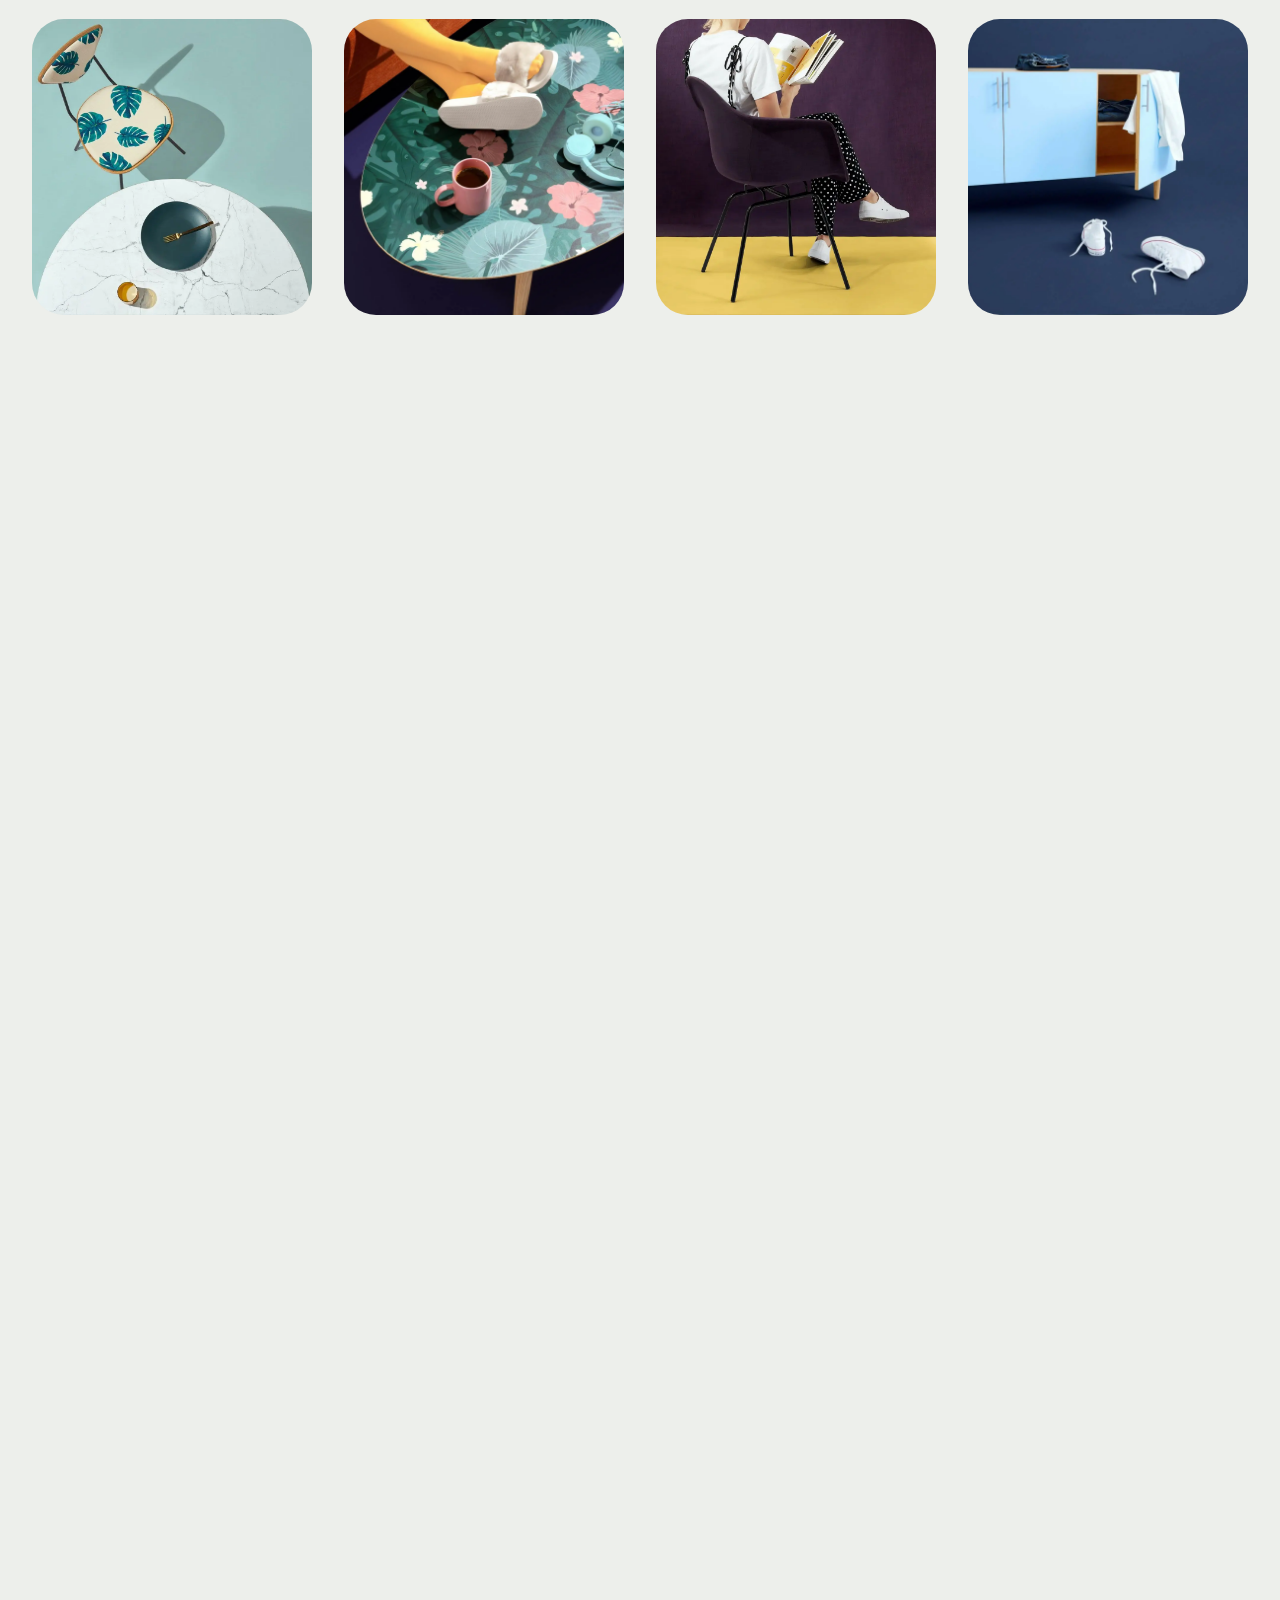
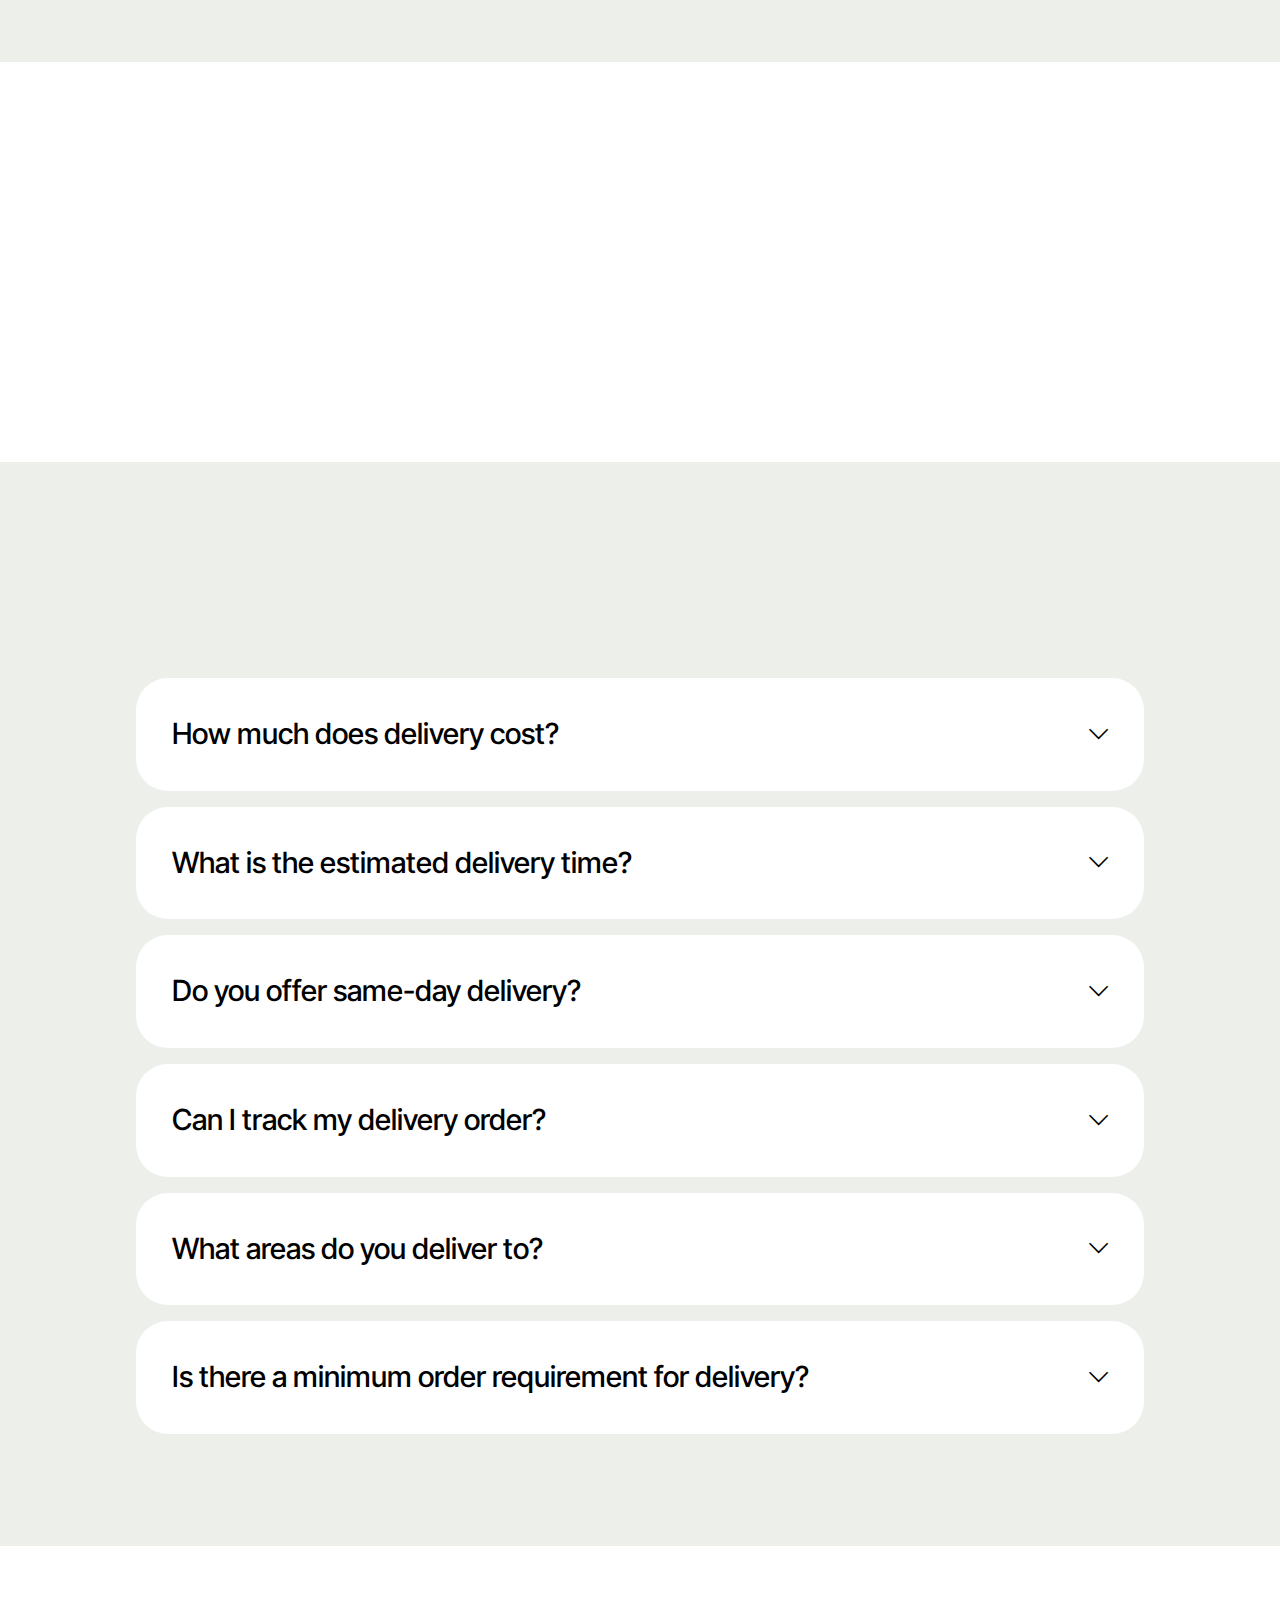
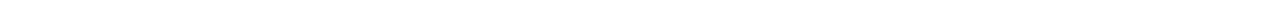
<file: błyskawica.html>
<!DOCTYPE html>
<html  >
<head>
  <!-- Site made with Mobirise Website Builder v5.9.13, https://mobirise.com -->
  <meta charset="UTF-8">
  <meta http-equiv="X-UA-Compatible" content="IE=edge">
  <meta name="generator" content="Mobirise v5.9.13, mobirise.com">
  <meta name="viewport" content="width=device-width, initial-scale=1, minimum-scale=1">
  <link rel="shortcut icon" href="assets/images/rounded-in-photoretrica-1-96x96.png" type="image/x-icon">
  <meta name="description" content="">
  
  
  <title>Page 1</title>
  <link rel="stylesheet" href="assets/web/assets/mobirise-icons2/mobirise2.css">
  <link rel="stylesheet" href="assets/bootstrap/css/bootstrap.min.css">
  <link rel="stylesheet" href="assets/bootstrap/css/bootstrap-grid.min.css">
  <link rel="stylesheet" href="assets/bootstrap/css/bootstrap-reboot.min.css">
  <link rel="stylesheet" href="assets/animatecss/animate.css">
  <link rel="stylesheet" href="assets/dropdown/css/style.css">
  <link rel="stylesheet" href="assets/socicon/css/styles.css">
  <link rel="stylesheet" href="assets/theme/css/style.css">
  <link rel="preload" href="https://fonts.googleapis.com/css?family=Inter+Tight:100,200,300,400,500,600,700,800,900,100i,200i,300i,400i,500i,600i,700i,800i,900i&display=swap" as="style" onload="this.onload=null;this.rel='stylesheet'">
  <noscript><link rel="stylesheet" href="https://fonts.googleapis.com/css?family=Inter+Tight:100,200,300,400,500,600,700,800,900,100i,200i,300i,400i,500i,600i,700i,800i,900i&display=swap"></noscript>
  <link rel="preload" as="style" href="assets/mobirise/css/mbr-additional.css?v=kZ8v5v"><link rel="stylesheet" href="assets/mobirise/css/mbr-additional.css?v=kZ8v5v" type="text/css">

  
  
  
</head>
<body>
  
  <section data-bs-version="5.1" class="menu menu2 cid-u3xKJmLVw0" once="menu" id="menu02-1s">
	

	<nav class="navbar navbar-dropdown navbar-fixed-top navbar-expand-lg">
		<div class="container">
			<div class="navbar-brand">
				<span class="navbar-logo">
					<a href="https://mobiri.se">
						<img src="assets/images/rounded-in-photoretrica-1-96x96.webp" alt="Mobirise Website Builder" style="height: 3rem;">
					</a>
				</span>
				<span class="navbar-caption-wrap"><a class="navbar-caption text-black display-4" href="https://mobiri.se">OSP Chałupki</a></span>
			</div>
			<button class="navbar-toggler" type="button" data-toggle="collapse" data-bs-toggle="collapse" data-target="#navbarSupportedContent" data-bs-target="#navbarSupportedContent" aria-controls="navbarNavAltMarkup" aria-expanded="false" aria-label="Toggle navigation">
				<div class="hamburger">
					<span></span>
					<span></span>
					<span></span>
					<span></span>
				</div>
			</button>
			<div class="collapse navbar-collapse" id="navbarSupportedContent">
				<ul class="navbar-nav nav-dropdown nav-right" data-app-modern-menu="true"><li class="nav-item">
						<a class="nav-link link text-black display-4" href="https://mobiri.se">Kontakt</a>
					</li><li class="nav-item">
						<a class="nav-link link text-black display-4" href="https://mobiri.se" aria-expanded="false">Strona Główna</a>
					</li><li class="nav-item">
						<a class="nav-link link text-black display-4" href="https://mobiri.se">O nas</a>
					</li></ul>
				<div class="icons-menu">
					<a class="iconfont-wrapper" href="https://mobiri.se">
						<span class="p-2 mbr-iconfont mobi-mbri-phone mobi-mbri"></span>
					</a>
					<a class="iconfont-wrapper" href="https://mobiri.se">
						<span class="p-2 mbr-iconfont mobi-mbri-letter mobi-mbri"></span>
					</a>
					<a class="iconfont-wrapper" href="https://mobiri.se">
						<span class="p-2 mbr-iconfont mobi-mbri-map-pin mobi-mbri"></span>
					</a>
					
				</div>
				
			</div>
		</div>
	</nav>
</section>

<section data-bs-version="5.1" class="image01 cid-u3xLMFQcwr" id="image01-20">
  

  
  

  <div class="container">
    <div class="row justify-content-center">
      <div class="col-12 col-lg-9">
        <div class="image-wrapper mb-4">
          <img class="w-100" src="assets/images/obraz-2024-02-5.webp" alt="Mobirise Website Builder">
        </div>
        <h4 class="mbr-description mbr-fonts-style mb-3 align-center display-5"><strong>LZDS Błyskawica</strong></h4>
        <p class="mbr-description mbr-fonts-style mb-0 align-center display-7">Nasza drużyna dostała się do 4 ligi futsalu.</p>
      </div>
    </div>
  </div>
</section>

<section data-bs-version="5.1" class="gallery1 mbr-gallery cid-u3xKJnZiBv" id="gallery01-1x">
    
    

    <div class="container-fluid">
        <div class="row justify-content-center">
            <div class="col-12 content-head">
                <div class="mb-5">
                    <h3 class="mbr-section-title mbr-fonts-style align-center m-0 display-2"><strong>Galeria naszych zdjęć</strong></h3>
                    <h4 class="mbr-section-subtitle mbr-fonts-style align-center mb-0 mt-4 display-7"></h4>
                </div>
            </div>
        </div>
        
        <div class="row mbr-gallery">
            <div class="col-12 col-md-6 col-lg-3 item gallery-image">
                <div class="item-wrapper mb-3" data-toggle="modal" data-bs-toggle="modal" data-target="#u3xTSeD9C4-modal" data-bs-target="#u3xTSeD9C4-modal">
                    <img class="w-100" src="assets/images/gallery01.webp" alt="Mobirise Website Builder" data-slide-to="0" data-bs-slide-to="0" data-target="#lb-u3xTSeD9C4" data-bs-target="#lb-u3xTSeD9C4">
                    <div class="icon-wrapper">
                        <span class="mobi-mbri mobi-mbri-search mbr-iconfont mbr-iconfont-btn"></span>
                    </div>
                </div>
                
            </div>
            <div class="col-12 col-md-6 col-lg-3 item gallery-image">
                <div class="item-wrapper mb-3" data-toggle="modal" data-bs-toggle="modal" data-target="#u3xTSeD9C4-modal" data-bs-target="#u3xTSeD9C4-modal">
                    <img class="w-100" src="assets/images/gallery02.webp" alt="Mobirise Website Builder" data-slide-to="1" data-bs-slide-to="1" data-target="#lb-u3xTSeD9C4" data-bs-target="#lb-u3xTSeD9C4">
                    <div class="icon-wrapper">
                        <span class="mobi-mbri mobi-mbri-search mbr-iconfont mbr-iconfont-btn"></span>
                    </div>
                </div>
                
            </div>
            <div class="col-12 col-md-6 col-lg-3 item gallery-image">
                <div class="item-wrapper mb-3" data-toggle="modal" data-bs-toggle="modal" data-target="#u3xTSeD9C4-modal" data-bs-target="#u3xTSeD9C4-modal">
                    <img class="w-100" src="assets/images/gallery03.webp" alt="Mobirise Website Builder" data-slide-to="2" data-bs-slide-to="2" data-target="#lb-u3xTSeD9C4" data-bs-target="#lb-u3xTSeD9C4">
                    <div class="icon-wrapper">
                        <span class="mobi-mbri mobi-mbri-search mbr-iconfont mbr-iconfont-btn"></span>
                    </div>
                </div>
                
            </div>
            <div class="col-12 col-md-6 col-lg-3 item gallery-image">
                <div class="item-wrapper mb-3" data-toggle="modal" data-bs-toggle="modal" data-target="#u3xTSeD9C4-modal" data-bs-target="#u3xTSeD9C4-modal">
                    <img class="w-100" src="assets/images/gallery04.webp" alt="Mobirise Website Builder" data-slide-to="3" data-bs-slide-to="3" data-target="#lb-u3xTSeD9C4" data-bs-target="#lb-u3xTSeD9C4">
                    <div class="icon-wrapper">
                        <span class="mobi-mbri mobi-mbri-search mbr-iconfont mbr-iconfont-btn"></span>
                    </div>
                </div>
                
            </div>
            <div class="col-12 col-md-6 col-lg-3 item gallery-image">
                <div class="item-wrapper mb-3" data-toggle="modal" data-bs-toggle="modal" data-target="#u3xTSeD9C4-modal" data-bs-target="#u3xTSeD9C4-modal">
                    <img class="w-100" src="assets/images/gallery10.webp" alt="Mobirise Website Builder" data-slide-to="4" data-bs-slide-to="4" data-target="#lb-u3xTSeD9C4" data-bs-target="#lb-u3xTSeD9C4">
                    <div class="icon-wrapper">
                        <span class="mobi-mbri mobi-mbri-search mbr-iconfont mbr-iconfont-btn"></span>
                    </div>
                </div>
                
            </div>
            <div class="col-12 col-md-6 col-lg-3 item gallery-image">
                <div class="item-wrapper mb-3" data-toggle="modal" data-bs-toggle="modal" data-target="#u3xTSeD9C4-modal" data-bs-target="#u3xTSeD9C4-modal">
                    <img class="w-100" src="assets/images/gallery05.webp" alt="Mobirise Website Builder" data-slide-to="5" data-bs-slide-to="5" data-target="#lb-u3xTSeD9C4" data-bs-target="#lb-u3xTSeD9C4">
                    <div class="icon-wrapper">
                        <span class="mobi-mbri mobi-mbri-search mbr-iconfont mbr-iconfont-btn"></span>
                    </div>
                </div>
                
            </div>
            <div class="col-12 col-md-6 col-lg-3 item gallery-image">
                <div class="item-wrapper mb-3" data-toggle="modal" data-bs-toggle="modal" data-target="#u3xTSeD9C4-modal" data-bs-target="#u3xTSeD9C4-modal">
                    <img class="w-100" src="assets/images/gallery06.webp" alt="Mobirise Website Builder" data-slide-to="6" data-bs-slide-to="6" data-target="#lb-u3xTSeD9C4" data-bs-target="#lb-u3xTSeD9C4">
                    <div class="icon-wrapper">
                        <span class="mobi-mbri mobi-mbri-search mbr-iconfont mbr-iconfont-btn"></span>
                    </div>
                </div>
                
            </div>
            <div class="col-12 col-md-6 col-lg-3 item gallery-image">
                <div class="item-wrapper mb-3" data-toggle="modal" data-bs-toggle="modal" data-target="#u3xTSeD9C4-modal" data-bs-target="#u3xTSeD9C4-modal">
                    <img class="w-100" src="assets/images/gallery07.webp" alt="Mobirise Website Builder" data-slide-to="7" data-bs-slide-to="7" data-target="#lb-u3xTSeD9C4" data-bs-target="#lb-u3xTSeD9C4">
                    <div class="icon-wrapper">
                        <span class="mobi-mbri mobi-mbri-search mbr-iconfont mbr-iconfont-btn"></span>
                    </div>
                </div>
                
            </div>
        </div>

        <div class="modal mbr-slider" tabindex="-1" role="dialog" aria-hidden="true" id="u3xTSeD9C4-modal">
            <div class="modal-dialog" role="document">
                <div class="modal-content">
                    <div class="modal-body">
                        <div class="carousel slide" data-pause="false" data-bs-pause="false" id="lb-u3xTSeD9C4" data-interval="5000" data-bs-interval="5000">
                            <div class="carousel-inner">
                                <div class="carousel-item active">
                                    <img class="d-block w-100" src="assets/images/gallery01.webp" alt="Mobirise Website Builder">
                                </div>
                                <div class="carousel-item">
                                    <img class="d-block w-100" src="assets/images/gallery02.webp" alt="Mobirise Website Builder">
                                </div>
                                <div class="carousel-item">
                                    <img class="d-block w-100" src="assets/images/gallery03.webp" alt="Mobirise Website Builder">
                                </div>
                                <div class="carousel-item">
                                    <img class="d-block w-100" src="assets/images/gallery04.webp" alt="Mobirise Website Builder">
                                </div>
                                <div class="carousel-item">
                                    <img class="d-block w-100" src="assets/images/gallery10.webp" alt="Mobirise Website Builder">
                                </div>
                                <div class="carousel-item">
                                    <img class="d-block w-100" src="assets/images/gallery05.webp" alt="Mobirise Website Builder">
                                </div>
                                <div class="carousel-item">
                                    <img class="d-block w-100" src="assets/images/gallery06.webp" alt="Mobirise Website Builder">
                                </div>
                                <div class="carousel-item">
                                    <img class="d-block w-100" src="assets/images/gallery07.webp" alt="Mobirise Website Builder">
                                </div>
                            </div>
                            <ol class="carousel-indicators">
                                <li data-slide-to="0" data-bs-slide-to="0" class="active" data-target="#lb-u3xTSeD9C4" data-bs-target="#lb-u3xTSeD9C4"></li>
                                <li data-slide-to="1" data-bs-slide-to="1" data-target="#lb-u3xTSeD9C4" data-bs-target="#lb-u3xTSeD9C4"></li>
                                <li data-slide-to="2" data-bs-slide-to="2" data-target="#lb-u3xTSeD9C4" data-bs-target="#lb-u3xTSeD9C4"></li>
                                <li data-slide-to="3" data-bs-slide-to="3" data-target="#lb-u3xTSeD9C4" data-bs-target="#lb-u3xTSeD9C4"></li>
                                <li data-slide-to="4" data-bs-slide-to="4" data-target="#lb-u3xTSeD9C4" data-bs-target="#lb-u3xTSeD9C4"></li>
                                <li data-slide-to="5" data-bs-slide-to="5" data-target="#lb-u3xTSeD9C4" data-bs-target="#lb-u3xTSeD9C4"></li>
                                <li data-slide-to="6" data-bs-slide-to="6" data-target="#lb-u3xTSeD9C4" data-bs-target="#lb-u3xTSeD9C4"></li>
                                <li data-slide-to="7" data-bs-slide-to="7" data-target="#lb-u3xTSeD9C4" data-bs-target="#lb-u3xTSeD9C4"></li>
                            </ol>
                            <a role="button" href="" class="close" data-dismiss="modal" data-bs-dismiss="modal" aria-label="Close">
                            </a>
                            <a class="carousel-control-prev carousel-control" role="button" data-slide="prev" data-bs-slide="prev" href="#lb-u3xTSeD9C4">
                                <span class="mobi-mbri mobi-mbri-arrow-prev" aria-hidden="true"></span>
                                <span class="sr-only visually-hidden">Previous</span>
                            </a>
                            <a class="carousel-control-next carousel-control" role="button" data-slide="next" data-bs-slide="next" href="#lb-u3xTSeD9C4">
                                <span class="mobi-mbri mobi-mbri-arrow-next" aria-hidden="true"></span>
                                <span class="sr-only visually-hidden">Next</span>
                            </a>
                        </div>
                    </div>
                </div>
            </div>
        </div>
    </div>
</section>

<section data-bs-version="5.1" class="features017 mbr-embla cid-u3xKJn8bQ0" id="features017-1u">
	
	
	<div class="position-relative">
		<div class="container-fluid">
			<div class="row justify-content-center">
				<div class="col-12 content-head">
					<div class="mbr-section-head mb-5">
						<h4 class="mbr-section-title mbr-fonts-style align-center mb-0 display-2"><strong>Wiadomości</strong></h4>
						<h5 class="mbr-section-subtitle mbr-fonts-style align-center mb-0 mt-4 display-7">Odkryj najświeższe wiadomości i bądź na bieżąco z najnowszymi wydarzeniami</h5>
					</div>
				</div>
			</div>
		</div>

		<div class="embla" data-skip-snaps="true" data-align="center" data-contain-scroll="trimSnaps" data-auto-play-interval="5" data-draggable="true">
			<div class="embla__viewport container-fluid">
				<div class="embla__container">
					<div class="embla__slide slider-image item active" style="margin-left: 1rem; margin-right: 1rem;">
						<div class="slide-content">
							<div class="item-img">
								<div class="item-wrapper">
									<img src="assets/images/obraz-2024-02-5.webp" alt="Błyskawica Chałupki" title="" data-slide-to="0" data-bs-slide-to="0">
								</div>
							</div>
							<div class="item-content">
								<h5 class="item-title mbr-fonts-style display-5"><strong>LZDS Błyskawica</strong></h5>
								
								<p class="mbr-text mbr-fonts-style mt-3 display-7">Sprawdź, co nowego dzieje się w świecie naszych piłkarzy - nie przegap najświeższych aktualności i osiągnięć naszej drużyny!</p>
							</div>
							<div class="mbr-section-btn item-footer mt-2"><a href="" class="btn item-btn btn-primary display-7" target="_blank">Czytaj</a></div>
						</div>
					</div><div class="embla__slide slider-image item" style="margin-left: 1rem; margin-right: 1rem;">
						<div class="slide-content">
							<div class="item-img">
								<div class="item-wrapper">
									<img src="assets/images/shop1.webp" alt="Mobirise Website Builder" title="" data-slide-to="1" data-bs-slide-to="1">
								</div>
							</div>
							<div class="item-content">
								<h5 class="item-title mbr-fonts-style display-5"><strong>Historia OSP</strong></h5>
								
								<p class="mbr-text mbr-fonts-style mt-3 display-7">Zapraszamy do odkrycia fascynującej historii naszej remizy w Chałupkach. Kliknij przycisk poniżej, aby zanurzyć się w opowieść pełną tradycji i dziedzictwa, która kształtowała naszą społeczność przez lata.</p>
							</div>

							<div class="mbr-section-btn item-footer mt-2">
								<a href="" class="btn item-btn btn-primary display-7" target="_blank">Start Now</a>
							</div>
						</div>
					</div>
					
					<div class="embla__slide slider-image item" style="margin-left: 1rem; margin-right: 1rem;">
						<div class="slide-content">
							<div class="item-img">
								<div class="item-wrapper">
									<img src="assets/images/bysakwica-361x700.webp" alt="Mobirise Website Builder" title="" data-slide-to="3" data-bs-slide-to="3">
								</div>
							</div>
							<div class="item-content">
								<h5 class="item-title mbr-fonts-style display-5"><strong>Historia Błyskawicy</strong></h5>
								
								<p class="mbr-text mbr-fonts-style mt-3 display-7">Poznaj inspirującą historię założenia naszej drużyny LZDS Błyskawica - opowieść o pasji, determinacji i dążeniu do doskonałości.</p>
							</div>
							<div class="mbr-section-btn item-footer mt-2">
								<a href="" class="btn item-btn btn-primary display-7" target="_blank">Start Now</a>
							</div>
						</div>
					</div>
					<div class="embla__slide slider-image item" style="margin-left: 1rem; margin-right: 1rem;">
						<div class="slide-content">
							<div class="item-img">
								<div class="item-wrapper">
									<img src="assets/images/shop4.webp" alt="Mobirise Website Builder" title="" data-slide-to="4" data-bs-slide-to="4">
								</div>
							</div>
							<div class="item-content">
								<h5 class="item-title mbr-fonts-style display-5"><strong>Co nowego ?</strong></h5>
								
								<p class="mbr-text mbr-fonts-style mt-3 display-7">
									Mobirise is an easy website builder. Just drop site elements to your page, add
									content and style it to look the way you like.
								</p>
							</div>
							<div class="mbr-section-btn item-footer mt-2">
								<a href="" class="btn item-btn btn-primary display-7" target="_blank">Start Now</a>
							</div>
						</div>
					</div>
					<div class="embla__slide slider-image item" style="margin-left: 1rem; margin-right: 1rem;">
						<div class="slide-content">
							<div class="item-img">
								<div class="item-wrapper">
									<img src="assets/images/shop5.webp" alt="Mobirise Website Builder" title="" data-slide-to="5" data-bs-slide-to="5">
								</div>
							</div>
							<div class="item-content">
								<h5 class="item-title mbr-fonts-style display-5"><strong>Zdjęcia</strong></h5>
								
								<p class="mbr-text mbr-fonts-style mt-3 display-7">
									Mobirise is an easy website builder. Just drop site elements to your page, add
									content and style it to look the way you like.
								</p>
							</div>
							<div class="mbr-section-btn item-footer mt-2">
								<a href="" class="btn item-btn btn-primary display-7" target="_blank">Start Now</a>
							</div>
						</div>
					</div>
					<div class="embla__slide slider-image item" style="margin-left: 1rem; margin-right: 1rem;">
						<div class="slide-content">
							<div class="item-img">
								<div class="item-wrapper">
									<img src="assets/images/shop6.webp" alt="Mobirise Website Builder" title="" data-slide-to="6" data-bs-slide-to="6">
								</div>
							</div>
							<div class="item-content">
								<h5 class="item-title mbr-fonts-style display-5">
									<strong>Design</strong>
								</h5>
								
								<p class="mbr-text mbr-fonts-style mt-3 display-7">
									Mobirise is an easy website builder. Just drop site elements to your page, add
									content and style it to look the way you like.
								</p>
							</div>
							<div class="mbr-section-btn item-footer mt-2">
								<a href="" class="btn item-btn btn-primary display-7" target="_blank">Start Now</a>
							</div>
						</div>
					</div>
					<div class="embla__slide slider-image item" style="margin-left: 1rem; margin-right: 1rem;">
						<div class="slide-content">
							<div class="item-img">
								<div class="item-wrapper">
									<img src="assets/images/shop7.webp" alt="Mobirise Website Builder" title="" data-slide-to="7" data-bs-slide-to="7">
								</div>
							</div>
							<div class="item-content">
								<h5 class="item-title mbr-fonts-style display-5">
									<strong>Design</strong>
								</h5>
								
								<p class="mbr-text mbr-fonts-style mt-3 display-7">
									Mobirise is an easy website builder. Just drop site elements to your page, add
									content and style it to look the way you like.
								</p>
							</div>
							<div class="mbr-section-btn item-footer mt-2">
								<a href="" class="btn item-btn btn-primary display-7" target="_blank">Start Now</a>
							</div>
						</div>
					</div>
				</div>
			</div>
			<button class="embla__button embla__button--prev">
				<span class="mobi-mbri mobi-mbri-arrow-prev mbr-iconfont" aria-hidden="true"></span>
				<span class="sr-only visually-hidden visually-hidden visually-hidden">Previous</span>
			</button>
			<button class="embla__button embla__button--next">
				<span class="mobi-mbri mobi-mbri-arrow-next mbr-iconfont" aria-hidden="true"></span>
				<span class="sr-only visually-hidden visually-hidden visually-hidden">Next</span>
			</button>
		</div>
	</div>
</section>

<section data-bs-version="5.1" class="social05 cid-u3xKJorfPE" id="social05-1y">
    

    

    <div class="container">
        <div class="row">
            <h3 class="mbr-section-title align-center mb-5 mbr-fonts-style display-2"><strong>Zaobserwuj nas na</strong></h3>
            <div class="col-12">
                <div class="social-row">
                    <div class="soc-item">
                        <a href="https://mobiri.se/" target="_blank">
                            <span class="mbr-iconfont socicon socicon-facebook"></span>
                        </a>
                    </div>
                    <div class="soc-item">
                        <a href="https://mobiri.se/" target="_blank">
                            <span class="mbr-iconfont socicon-twitter socicon"></span>
                        </a>
                    </div>
                    <div class="soc-item">
                        <a href="https://mobiri.se/" target="_blank">
                            <span class="mbr-iconfont socicon-instagram socicon"></span>
                        </a>
                    </div>
                    <div class="soc-item">
                        <a href="https://mobiri.se/" target="_blank">
                            <span class="mbr-iconfont socicon socicon-linkedin"></span>
                        </a>
                    </div>
                    <div class="soc-item">
                        <a href="https://mobiri.se/" target="_blank">
                            <span class="mbr-iconfont socicon socicon-twitch"></span>
                        </a>
                    </div>
                </div>
            </div>
        </div>
    </div>
</section>

<section data-bs-version="5.1" class="list1 cid-u3xKJoBVhw" id="list01-1z">	
    
	
	<div class="container">
		<div class="row justify-content-center">
			<div class="col-12 col-md-12 col-lg-10 m-auto">
				<div class="content">
					<div class="row justify-content-center mb-5">
						<div class="col-12 content-head">
							<div class="mbr-section-head">
								<h4 class="mbr-section-title mbr-fonts-style align-center mb-0 display-2"><strong>Masz jakieś pytania?</strong></h4>
								
							</div>
						</div>
					</div>
					<div id="bootstrap-accordion_14" class="panel-group accordionStyles accordion" role="tablist" aria-multiselectable="true">
						<div class="card">
							<div class="card-header" role="tab" id="headingOne">
								<a role="button" class="panel-title collapsed" data-toggle="collapse" data-bs-toggle="collapse" data-core="" href="#collapse1_14" aria-expanded="false" aria-controls="collapse1">
									<h6 class="panel-title-edit mbr-semibold mbr-fonts-style mb-0 display-5">
										How much does delivery cost?
									</h6>
									<span class="sign mbr-iconfont mobi-mbri-arrow-down"></span>
								</a>
							</div>
							<div id="collapse1_14" class="panel-collapse noScroll collapse" role="tabpanel" aria-labelledby="headingOne" data-parent="#accordion" data-bs-parent="#bootstrap-accordion_14">
								<div class="panel-body">
									<p class="mbr-fonts-style panel-text display-7">
										Lorem ipsum dolor sit amet, consectetur adipiscing elit. Fusce vestibulum
										laoreet tincidunt. Proin et sapien scelerisque, ornare lectus eget, iaculis
										lectus. Pellentesque viverra molestie tortor. Nunc sed interdum est, in maximus
										diam. Donec eu tellus dictum, gravida velit et, sagittis arcu. Proin et lectus
										dapibus. Cras fringilla elit velit placerat tortor mollis cursus.
									</p>
								</div>
							</div>
						</div>
						<div class="card">
							<div class="card-header" role="tab" id="headingOne">
								<a role="button" class="panel-title collapsed" data-toggle="collapse" data-bs-toggle="collapse" data-core="" href="#collapse2_14" aria-expanded="false" aria-controls="collapse2">
									<h6 class="panel-title-edit mbr-semibold mbr-fonts-style mb-0 display-5">
										What is the estimated delivery time?
									</h6>
									<span class="sign mbr-iconfont mobi-mbri-arrow-down"></span>
								</a>
							</div>
							<div id="collapse2_14" class="panel-collapse noScroll collapse" role="tabpanel" aria-labelledby="headingOne" data-parent="#accordion" data-bs-parent="#bootstrap-accordion_14">
								<div class="panel-body">
									<p class="mbr-fonts-style panel-text display-7">
										Lorem ipsum dolor sit amet, consectetur adipiscing elit. Fusce vestibulum
										laoreet tincidunt. Proin et sapien scelerisque, ornare lectus eget, iaculis
										lectus. Pellentesque viverra molestie tortor. Nunc sed interdum est, in maximus
										diam. Donec eu tellus dictum, gravida velit et, sagittis arcu. Proin et lectus
										dapibus. Cras fringilla elit velit placerat tortor mollis cursus.
									</p>
								</div>
							</div>
						</div>
						<div class="card">
							<div class="card-header" role="tab" id="headingOne">
								<a role="button" class="panel-title collapsed" data-toggle="collapse" data-bs-toggle="collapse" data-core="" href="#collapse3_14" aria-expanded="false" aria-controls="collapse3">
									<h6 class="panel-title-edit mbr-semibold mbr-fonts-style mb-0 display-5">
										Do you offer same-day delivery?
									</h6>
									<span class="sign mbr-iconfont mobi-mbri-arrow-down"></span>
								</a>
							</div>
							<div id="collapse3_14" class="panel-collapse noScroll collapse" role="tabpanel" aria-labelledby="headingOne" data-parent="#accordion" data-bs-parent="#bootstrap-accordion_14">
								<div class="panel-body">
									<p class="mbr-fonts-style panel-text display-7">
										Lorem ipsum dolor sit amet, consectetur adipiscing elit. Fusce vestibulum
										laoreet tincidunt. Proin et sapien scelerisque, ornare lectus eget, iaculis
										lectus. Pellentesque viverra molestie tortor. Nunc sed interdum est, in maximus
										diam. Donec eu tellus dictum, gravida velit et, sagittis arcu. Proin et lectus
										dapibus. Cras fringilla elit velit placerat tortor mollis cursus.
									</p>
								</div>
							</div>
						</div>
						<div class="card">
							<div class="card-header" role="tab" id="headingOne">
								<a role="button" class="panel-title collapsed" data-toggle="collapse" data-bs-toggle="collapse" data-core="" href="#collapse4_14" aria-expanded="false" aria-controls="collapse4">
									<h6 class="panel-title-edit mbr-semibold mbr-fonts-style mb-0 display-5">
										Can I track my delivery order?
									</h6>
									<span class="sign mbr-iconfont mobi-mbri-arrow-down"></span>
								</a>
							</div>
							<div id="collapse4_14" class="panel-collapse noScroll collapse" role="tabpanel" aria-labelledby="headingOne" data-parent="#accordion" data-bs-parent="#bootstrap-accordion_14">
								<div class="panel-body">
									<p class="mbr-fonts-style panel-text display-7">
										Lorem ipsum dolor sit amet, consectetur adipiscing elit. Fusce vestibulum
										laoreet tincidunt. Proin et sapien scelerisque, ornare lectus eget, iaculis
										lectus. Pellentesque viverra molestie tortor. Nunc sed interdum est, in maximus
										diam. Donec eu tellus dictum, gravida velit et, sagittis arcu. Proin et lectus
										dapibus. Cras fringilla elit velit placerat tortor mollis cursus.
									</p>
								</div>
							</div>
						</div>
						<div class="card">
							<div class="card-header" role="tab" id="headingOne">
								<a role="button" class="panel-title collapsed" data-toggle="collapse" data-bs-toggle="collapse" data-core="" href="#collapse5_14" aria-expanded="false" aria-controls="collapse5">
									<h6 class="panel-title-edit mbr-semibold mbr-fonts-style mb-0 display-5">
										What areas do you deliver to?
									</h6>
									<span class="sign mbr-iconfont mobi-mbri-arrow-down"></span>
								</a>
							</div>
							<div id="collapse5_14" class="panel-collapse noScroll collapse" role="tabpanel" aria-labelledby="headingOne" data-parent="#accordion" data-bs-parent="#bootstrap-accordion_14">
								<div class="panel-body">
									<p class="mbr-fonts-style panel-text display-7">
										Lorem ipsum dolor sit amet, consectetur adipiscing elit. Fusce vestibulum
										laoreet tincidunt. Proin et sapien scelerisque, ornare lectus eget, iaculis
										lectus. Pellentesque viverra molestie tortor. Nunc sed interdum est, in maximus
										diam. Donec eu tellus dictum, gravida velit et, sagittis arcu. Proin et lectus
										dapibus. Cras fringilla elit velit placerat tortor mollis cursus.
									</p>
								</div>
							</div>
						</div>
						<div class="card">
							<div class="card-header" role="tab" id="headingOne">
								<a role="button" class="panel-title collapsed" data-toggle="collapse" data-bs-toggle="collapse" data-core="" href="#collapse6_14" aria-expanded="false" aria-controls="collapse6">
									<h6 class="panel-title-edit mbr-semibold mbr-fonts-style mb-0 display-5">
										Is there a minimum order requirement for delivery?
									</h6>
									<span class="sign mbr-iconfont mobi-mbri-arrow-down"></span>
								</a>
							</div>
							<div id="collapse6_14" class="panel-collapse noScroll collapse" role="tabpanel" aria-labelledby="headingOne" data-parent="#accordion" data-bs-parent="#bootstrap-accordion_14">
								<div class="panel-body">
									<p class="mbr-fonts-style panel-text display-7">
										Lorem ipsum dolor sit amet, consectetur adipiscing elit. Fusce vestibulum
										laoreet tincidunt. Proin et sapien scelerisque, ornare lectus eget, iaculis
										lectus. Pellentesque viverra molestie tortor. Nunc sed interdum est, in maximus
										diam. Donec eu tellus dictum, gravida velit et, sagittis arcu. Proin et lectus
										dapibus. Cras fringilla elit velit placerat tortor mollis cursus.
									</p>
								</div>
							</div>
						</div>
					</div>
				</div>
			</div>
		</div>
	</div>
</section><section class="display-7" style="padding: 0;align-items: center;justify-content: center;flex-wrap: wrap;    align-content: center;display: flex;position: relative;height: 4rem;"><a href="https://mobiri.se/3142831" style="flex: 1 1;height: 4rem;position: absolute;width: 100%;z-index: 1;"><img alt="" style="height: 4rem;" src="[data-uri]"></a><p style="margin: 0;text-align: center;" class="display-7">&#8204;</p><a style="z-index:1" href="https://mobirise.com/html-editor.html">WYSIWYG HTML Editor</a></section><script src="assets/bootstrap/js/bootstrap.bundle.min.js"></script>  <script src="assets/smoothscroll/smooth-scroll.js"></script>  <script src="assets/ytplayer/index.js"></script>  <script src="assets/dropdown/js/navbar-dropdown.js"></script>  <script src="assets/embla/embla.min.js"></script>  <script src="assets/embla/script.js"></script>  <script src="assets/mbr-switch-arrow/mbr-switch-arrow.js"></script>  <script src="assets/theme/js/script.js"></script>  
  
  
  <input name="animation" type="hidden">
  </body>
</html>
</file>
<file: assets/web/assets/mobirise-icons2/mobirise2.css>
@font-face {
  font-family: 'Moririse2';
  font-display: swap;
  src:  url('mobirise2.eot?f2bix4');
  src:  url('mobirise2.eot?f2bix4#iefix') format('embedded-opentype'),
    url('mobirise2.ttf?f2bix4') format('truetype'),
    url('mobirise2.woff?f2bix4') format('woff'),
    url('mobirise2.svg?f2bix4#mobirise2') format('svg');
  font-weight: normal;
  font-style: normal;
}

[class^="mobi-"], [class*=" mobi-"] {
  /* use !important to prevent issues with browser extensions that change fonts */
  font-family: 'Moririse2' !important;
  speak: none;
  font-style: normal;
  font-weight: normal;
  font-variant: normal;
  text-transform: none;
  line-height: 1;

  /* Better Font Rendering =========== */
  -webkit-font-smoothing: antialiased;
  -moz-osx-font-smoothing: grayscale;
}

.mobi-mbri-add-submenu:before {
  content: "\e900";
}
.mobi-mbri-alert:before {
  content: "\e901";
}
.mobi-mbri-align-center:before {
  content: "\e902";
}
.mobi-mbri-align-justify:before {
  content: "\e903";
}
.mobi-mbri-align-left:before {
  content: "\e904";
}
.mobi-mbri-align-right:before {
  content: "\e905";
}
.mobi-mbri-android:before {
  content: "\e906";
}
.mobi-mbri-apple:before {
  content: "\e907";
}
.mobi-mbri-arrow-down:before {
  content: "\e908";
}
.mobi-mbri-arrow-next:before {
  content: "\e909";
}
.mobi-mbri-arrow-prev:before {
  content: "\e90a";
}
.mobi-mbri-arrow-up:before {
  content: "\e90b";
}
.mobi-mbri-bold:before {
  content: "\e90c";
}
.mobi-mbri-bookmark:before {
  content: "\e90d";
}
.mobi-mbri-bootstrap:before {
  content: "\e90e";
}
.mobi-mbri-briefcase:before {
  content: "\e90f";
}
.mobi-mbri-browse:before {
  content: "\e910";
}
.mobi-mbri-bulleted-list:before {
  content: "\e911";
}
.mobi-mbri-calendar:before {
  content: "\e912";
}
.mobi-mbri-camera:before {
  content: "\e913";
}
.mobi-mbri-cart-add:before {
  content: "\e914";
}
.mobi-mbri-cart-full:before {
  content: "\e915";
}
.mobi-mbri-cash:before {
  content: "\e916";
}
.mobi-mbri-change-style:before {
  content: "\e917";
}
.mobi-mbri-chat:before {
  content: "\e918";
}
.mobi-mbri-clock:before {
  content: "\e919";
}
.mobi-mbri-close:before {
  content: "\e91a";
}
.mobi-mbri-cloud:before {
  content: "\e91b";
}
.mobi-mbri-code:before {
  content: "\e91c";
}
.mobi-mbri-contact-form:before {
  content: "\e91d";
}
.mobi-mbri-credit-card:before {
  content: "\e91e";
}
.mobi-mbri-cursor-click:before {
  content: "\e91f";
}
.mobi-mbri-cust-feedback:before {
  content: "\e920";
}
.mobi-mbri-database:before {
  content: "\e921";
}
.mobi-mbri-delivery:before {
  content: "\e922";
}
.mobi-mbri-desktop:before {
  content: "\e923";
}
.mobi-mbri-devices:before {
  content: "\e924";
}
.mobi-mbri-down:before {
  content: "\e925";
}
.mobi-mbri-download-2:before {
  content: "\e926";
}
.mobi-mbri-download:before {
  content: "\e927";
}
.mobi-mbri-drag-n-drop-2:before {
  content: "\e928";
}
.mobi-mbri-drag-n-drop:before {
  content: "\e929";
}
.mobi-mbri-edit-2:before {
  content: "\e92a";
}
.mobi-mbri-edit:before {
  content: "\e92b";
}
.mobi-mbri-error:before {
  content: "\e92c";
}
.mobi-mbri-extension:before {
  content: "\e92d";
}
.mobi-mbri-features:before {
  content: "\e92e";
}
.mobi-mbri-file:before {
  content: "\e92f";
}
.mobi-mbri-flag:before {
  content: "\e930";
}
.mobi-mbri-folder:before {
  content: "\e931";
}
.mobi-mbri-gift:before {
  content: "\e932";
}
.mobi-mbri-github:before {
  content: "\e933";
}
.mobi-mbri-globe-2:before {
  content: "\e934";
}
.mobi-mbri-globe:before {
  content: "\e935";
}
.mobi-mbri-growing-chart:before {
  content: "\e936";
}
.mobi-mbri-hearth:before {
  content: "\e937";
}
.mobi-mbri-help:before {
  content: "\e938";
}
.mobi-mbri-home:before {
  content: "\e939";
}
.mobi-mbri-hot-cup:before {
  content: "\e93a";
}
.mobi-mbri-idea:before {
  content: "\e93b";
}
.mobi-mbri-image-gallery:before {
  content: "\e93c";
}
.mobi-mbri-image-slider:before {
  content: "\e93d";
}
.mobi-mbri-info:before {
  content: "\e93e";
}
.mobi-mbri-italic:before {
  content: "\e93f";
}
.mobi-mbri-key:before {
  content: "\e940";
}
.mobi-mbri-laptop:before {
  content: "\e941";
}
.mobi-mbri-layers:before {
  content: "\e942";
}
.mobi-mbri-left-right:before {
  content: "\e943";
}
.mobi-mbri-left:before {
  content: "\e944";
}
.mobi-mbri-letter:before {
  content: "\e945";
}
.mobi-mbri-like:before {
  content: "\e946";
}
.mobi-mbri-link:before {
  content: "\e947";
}
.mobi-mbri-lock:before {
  content: "\e948";
}
.mobi-mbri-login:before {
  content: "\e949";
}
.mobi-mbri-logout:before {
  content: "\e94a";
}
.mobi-mbri-magic-stick:before {
  content: "\e94b";
}
.mobi-mbri-map-pin:before {
  content: "\e94c";
}
.mobi-mbri-menu:before {
  content: "\e94d";
}
.mobi-mbri-mobile-2:before {
  content: "\e94e";
}
.mobi-mbri-mobile-horizontal:before {
  content: "\e94f";
}
.mobi-mbri-mobile:before {
  content: "\e950";
}
.mobi-mbri-mobirise:before {
  content: "\e951";
}
.mobi-mbri-more-horizontal:before {
  content: "\e952";
}
.mobi-mbri-more-vertical:before {
  content: "\e953";
}
.mobi-mbri-music:before {
  content: "\e954";
}
.mobi-mbri-new-file:before {
  content: "\e955";
}
.mobi-mbri-numbered-list:before {
  content: "\e956";
}
.mobi-mbri-opened-folder:before {
  content: "\e957";
}
.mobi-mbri-pages:before {
  content: "\e958";
}
.mobi-mbri-paper-plane:before {
  content: "\e959";
}
.mobi-mbri-paperclip:before {
  content: "\e95a";
}
.mobi-mbri-phone:before {
  content: "\e95b";
}
.mobi-mbri-photo:before {
  content: "\e95c";
}
.mobi-mbri-photos:before {
  content: "\e95d";
}
.mobi-mbri-pin:before {
  content: "\e95e";
}
.mobi-mbri-play:before {
  content: "\e95f";
}
.mobi-mbri-plus:before {
  content: "\e960";
}
.mobi-mbri-preview:before {
  content: "\e961";
}
.mobi-mbri-print:before {
  content: "\e962";
}
.mobi-mbri-protect:before {
  content: "\e963";
}
.mobi-mbri-question:before {
  content: "\e964";
}
.mobi-mbri-quote-left:before {
  content: "\e965";
}
.mobi-mbri-quote-right:before {
  content: "\e966";
}
.mobi-mbri-redo:before {
  content: "\e967";
}
.mobi-mbri-refresh:before {
  content: "\e968";
}
.mobi-mbri-responsive-2:before {
  content: "\e969";
}
.mobi-mbri-responsive:before {
  content: "\e96a";
}
.mobi-mbri-right:before {
  content: "\e96b";
}
.mobi-mbri-rocket:before {
  content: "\e96c";
}
.mobi-mbri-sad-face:before {
  content: "\e96d";
}
.mobi-mbri-sale:before {
  content: "\e96e";
}
.mobi-mbri-save:before {
  content: "\e96f";
}
.mobi-mbri-search:before {
  content: "\e970";
}
.mobi-mbri-setting-2:before {
  content: "\e971";
}
.mobi-mbri-setting-3:before {
  content: "\e972";
}
.mobi-mbri-setting:before {
  content: "\e973";
}
.mobi-mbri-share:before {
  content: "\e974";
}
.mobi-mbri-shopping-bag:before {
  content: "\e975";
}
.mobi-mbri-shopping-basket:before {
  content: "\e976";
}
.mobi-mbri-shopping-cart:before {
  content: "\e977";
}
.mobi-mbri-sites:before {
  content: "\e978";
}
.mobi-mbri-smile-face:before {
  content: "\e979";
}
.mobi-mbri-speed:before {
  content: "\e97a";
}
.mobi-mbri-star:before {
  content: "\e97b";
}
.mobi-mbri-success:before {
  content: "\e97c";
}
.mobi-mbri-sun:before {
  content: "\e97d";
}
.mobi-mbri-sun2:before {
  content: "\e97e";
}
.mobi-mbri-tablet-vertical:before {
  content: "\e97f";
}
.mobi-mbri-tablet:before {
  content: "\e980";
}
.mobi-mbri-target:before {
  content: "\e981";
}
.mobi-mbri-timer:before {
  content: "\e982";
}
.mobi-mbri-to-ftp:before {
  content: "\e983";
}
.mobi-mbri-to-local-drive:before {
  content: "\e984";
}
.mobi-mbri-touch-swipe:before {
  content: "\e985";
}
.mobi-mbri-touch:before {
  content: "\e986";
}
.mobi-mbri-trash:before {
  content: "\e987";
}
.mobi-mbri-underline:before {
  content: "\e988";
}
.mobi-mbri-undo:before {
  content: "\e989";
}
.mobi-mbri-unlink:before {
  content: "\e98a";
}
.mobi-mbri-unlock:before {
  content: "\e98b";
}
.mobi-mbri-up-down:before {
  content: "\e98c";
}
.mobi-mbri-up:before {
  content: "\e98d";
}
.mobi-mbri-update:before {
  content: "\e98e";
}
.mobi-mbri-upload-2:before {
  content: "\e98f";
}
.mobi-mbri-upload:before {
  content: "\e990";
}
.mobi-mbri-user-2:before {
  content: "\e991";
}
.mobi-mbri-user:before {
  content: "\e992";
}
.mobi-mbri-users:before {
  content: "\e993";
}
.mobi-mbri-video-play:before {
  content: "\e994";
}
.mobi-mbri-video:before {
  content: "\e995";
}
.mobi-mbri-watch:before {
  content: "\e996";
}
.mobi-mbri-website-theme-2:before {
  content: "\e997";
}
.mobi-mbri-website-theme:before {
  content: "\e998";
}
.mobi-mbri-wifi:before {
  content: "\e999";
}
.mobi-mbri-windows:before {
  content: "\e99a";
}
.mobi-mbri-zoom-in:before {
  content: "\e99b";
}
.mobi-mbri-zoom-out:before {
  content: "\e99c";
}
</file>
<file: assets/dropdown/css/style.css>
.navbar-dropdown {
  left: 0;
  padding: 0;
  position: absolute;
  right: 0;
  top: 0;
  transition: all 0.45s ease;
  z-index: 1030;
  background: #282828; }
  .navbar-dropdown .navbar-logo {
    margin-right: 0.8rem;
    transition: margin 0.3s ease-in-out;
    vertical-align: middle; }
    .navbar-dropdown .navbar-logo img {
      height: 3.125rem;
      transition: all 0.3s ease-in-out; }
    .navbar-dropdown .navbar-logo.mbr-iconfont {
      font-size: 3.125rem;
      line-height: 3.125rem; }
  .navbar-dropdown .navbar-caption {
    font-weight: 700;
    white-space: normal;
    vertical-align: -4px;
    line-height: 3.125rem !important; }
    .navbar-dropdown .navbar-caption, .navbar-dropdown .navbar-caption:hover {
      color: inherit;
      text-decoration: none; }
  .navbar-dropdown .mbr-iconfont + .navbar-caption {
    vertical-align: -1px; }
  .navbar-dropdown.navbar-fixed-top {
    position: fixed; }
  .navbar-dropdown .navbar-brand span {
    vertical-align: -4px; }
  .navbar-dropdown.bg-color.transparent {
    background: none; }
  .navbar-dropdown.navbar-short .navbar-brand {
    padding: 0.625rem 0; }
    .navbar-dropdown.navbar-short .navbar-brand span {
      vertical-align: -1px; }
  .navbar-dropdown.navbar-short .navbar-caption {
    line-height: 2.375rem !important;
    vertical-align: -2px; }
  .navbar-dropdown.navbar-short .navbar-logo {
    margin-right: 0.5rem; }
    .navbar-dropdown.navbar-short .navbar-logo img {
      height: 2.375rem; }
    .navbar-dropdown.navbar-short .navbar-logo.mbr-iconfont {
      font-size: 2.375rem;
      line-height: 2.375rem; }
  .navbar-dropdown.navbar-short .mbr-table-cell {
    height: 3.625rem; }
  .navbar-dropdown .navbar-close {
    left: 0.6875rem;
    position: fixed;
    top: 0.75rem;
    z-index: 1000; }
  .navbar-dropdown .hamburger-icon {
    content: "";
    display: inline-block;
    vertical-align: middle;
    width: 16px;
    -webkit-box-shadow: 0 -6px 0 1px #282828,0 0 0 1px #282828,0 6px 0 1px #282828;
    -moz-box-shadow: 0 -6px 0 1px #282828,0 0 0 1px #282828,0 6px 0 1px #282828;
    box-shadow: 0 -6px 0 1px #282828,0 0 0 1px #282828,0 6px 0 1px #282828; }

.dropdown-menu .dropdown-toggle[data-toggle="dropdown-submenu"]::after {
  border-bottom: 0.35em solid transparent;
  border-left: 0.35em solid;
  border-right: 0;
  border-top: 0.35em solid transparent;
  margin-left: 0.3rem; }

.dropdown-menu .dropdown-item:focus {
  outline: 0; }

.nav-dropdown {
  font-size: 0.75rem;
  font-weight: 500;
  height: auto !important; }
  .nav-dropdown .nav-btn {
    padding-left: 1rem; }
  .nav-dropdown .link {
    margin: .667em 1.667em;
    font-weight: 500;
    padding: 0;
    transition: color .2s ease-in-out; }
    .nav-dropdown .link.dropdown-toggle {
      margin-right: 2.583em; }
      .nav-dropdown .link.dropdown-toggle::after {
        margin-left: .25rem;
        border-top: 0.35em solid;
        border-right: 0.35em solid transparent;
        border-left: 0.35em solid transparent;
        border-bottom: 0; }
      .nav-dropdown .link.dropdown-toggle[aria-expanded="true"] {
        margin: 0;
        padding: 0.667em 3.263em  0.667em 1.667em; }
  .nav-dropdown .link::after,
  .nav-dropdown .dropdown-item::after {
    color: inherit; }
  .nav-dropdown .btn {
    font-size: 0.75rem;
    font-weight: 700;
    letter-spacing: 0;
    margin-bottom: 0;
    padding-left: 1.25rem;
    padding-right: 1.25rem; }
  .nav-dropdown .dropdown-menu {
    border-radius: 0;
    border: 0;
    left: 0;
    margin: 0;
    padding-bottom: 1.25rem;
    padding-top: 1.25rem;
    position: relative; }
  .nav-dropdown .dropdown-submenu {
    margin-left: 0.125rem;
    top: 0; }
  .nav-dropdown .dropdown-item {
    font-weight: 500;
    line-height: 2;
    padding: 0.3846em 4.615em 0.3846em 1.5385em;
    position: relative;
    transition: color .2s ease-in-out, background-color .2s ease-in-out; }
    .nav-dropdown .dropdown-item::after {
      margin-top: -0.3077em;
      position: absolute;
      right: 1.1538em;
      top: 50%; }
    .nav-dropdown .dropdown-item:focus, .nav-dropdown .dropdown-item:hover {
      background: none; }

@media (max-width: 767px) {
  .nav-dropdown.navbar-toggleable-sm {
    bottom: 0;
    display: none;
    left: 0;
    overflow-x: hidden;
    position: fixed;
    top: 0;
    transform: translateX(-100%);
    -ms-transform: translateX(-100%);
    -webkit-transform: translateX(-100%);
    width: 18.75rem;
    z-index: 999; } }
.nav-dropdown.navbar-toggleable-xl {
  bottom: 0;
  display: none;
  left: 0;
  overflow-x: hidden;
  position: fixed;
  top: 0;
  transform: translateX(-100%);
  -ms-transform: translateX(-100%);
  -webkit-transform: translateX(-100%);
  width: 18.75rem;
  z-index: 999; }

.nav-dropdown-sm {
  display: block !important;
  overflow-x: hidden;
  overflow: auto;
  padding-top: 3.875rem; }
  .nav-dropdown-sm::after {
    content: "";
    display: block;
    height: 3rem;
    width: 100%; }
  .nav-dropdown-sm.collapse.in ~ .navbar-close {
    display: block !important; }
  .nav-dropdown-sm.collapsing, .nav-dropdown-sm.collapse.in {
    transform: translateX(0);
    -ms-transform: translateX(0);
    -webkit-transform: translateX(0);
    transition: all 0.25s ease-out;
    -webkit-transition: all 0.25s ease-out;
    background: #282828; }
  .nav-dropdown-sm.collapsing[aria-expanded="false"] {
    transform: translateX(-100%);
    -ms-transform: translateX(-100%);
    -webkit-transform: translateX(-100%); }
  .nav-dropdown-sm .nav-item {
    display: block;
    margin-left: 0 !important;
    padding-left: 0; }
  .nav-dropdown-sm .link,
  .nav-dropdown-sm .dropdown-item {
    border-top: 1px dotted rgba(255, 255, 255, 0.1);
    font-size: 0.8125rem;
    line-height: 1.6;
    margin: 0 !important;
    padding: 0.875rem 2.4rem 0.875rem 1.5625rem !important;
    position: relative;
    white-space: normal; }
    .nav-dropdown-sm .link:focus, .nav-dropdown-sm .link:hover,
    .nav-dropdown-sm .dropdown-item:focus,
    .nav-dropdown-sm .dropdown-item:hover {
      background: rgba(0, 0, 0, 0.2) !important;
      color: #c0a375; }
  .nav-dropdown-sm .nav-btn {
    position: relative;
    padding: 1.5625rem 1.5625rem 0 1.5625rem; }
    .nav-dropdown-sm .nav-btn::before {
      border-top: 1px dotted rgba(255, 255, 255, 0.1);
      content: "";
      left: 0;
      position: absolute;
      top: 0;
      width: 100%; }
    .nav-dropdown-sm .nav-btn + .nav-btn {
      padding-top: 0.625rem; }
      .nav-dropdown-sm .nav-btn + .nav-btn::before {
        display: none; }
  .nav-dropdown-sm .btn {
    padding: 0.625rem 0; }
  .nav-dropdown-sm .dropdown-toggle[data-toggle="dropdown-submenu"]::after {
    margin-left: .25rem;
    border-top: 0.35em solid;
    border-right: 0.35em solid transparent;
    border-left: 0.35em solid transparent;
    border-bottom: 0; }
  .nav-dropdown-sm .dropdown-toggle[data-toggle="dropdown-submenu"][aria-expanded="true"]::after {
    border-top: 0;
    border-right: 0.35em solid transparent;
    border-left: 0.35em solid transparent;
    border-bottom: 0.35em solid; }
  .nav-dropdown-sm .dropdown-menu {
    margin: 0;
    padding: 0;
    position: relative;
    top: 0;
    left: 0;
    width: 100%;
    border: 0;
    float: none;
    border-radius: 0;
    background: none; }
  .nav-dropdown-sm .dropdown-submenu {
    left: 100%;
    margin-left: 0.125rem;
    margin-top: -1.25rem;
    top: 0; }

.navbar-toggleable-sm .nav-dropdown .dropdown-menu {
  position: absolute; }

.navbar-toggleable-sm .nav-dropdown .dropdown-submenu {
  left: 100%;
  margin-left: 0.125rem;
  margin-top: -1.25rem;
  top: 0; }

.navbar-toggleable-sm.opened .nav-dropdown .dropdown-menu {
  position: relative; }

.navbar-toggleable-sm.opened .nav-dropdown .dropdown-submenu {
  left: 0;
  margin-left: 00rem;
  margin-top: 0rem;
  top: 0; }

.is-builder .nav-dropdown.collapsing {
  transition: none !important; }
</file>
<file: assets/socicon/css/styles.css>
@charset "UTF-8";

@font-face {
  font-family: 'Socicon';
  src:  url('../fonts/socicon.eot');
  src:  url('../fonts/socicon.eot?#iefix') format('embedded-opentype'),
    url('../fonts/socicon.woff2') format('woff2'),
    url('../fonts/socicon.ttf') format('truetype'),
    url('../fonts/socicon.woff') format('woff'),
    url('../fonts/socicon.svg#socicon') format('svg');
  font-weight: normal;
  font-style: normal;
  font-display: swap;
}

[data-icon]:before {
  font-family: "socicon" !important;
  content: attr(data-icon);
  font-style: normal !important;
  font-weight: normal !important;
  font-variant: normal !important;
  text-transform: none !important;
  speak: none;
  line-height: 1;
  -webkit-font-smoothing: antialiased;
  -moz-osx-font-smoothing: grayscale;
}

[class^="socicon-"], [class*=" socicon-"] {
  /* use !important to prevent issues with browser extensions that change fonts */
  font-family: 'Socicon' !important;
  speak: none;
  font-style: normal;
  font-weight: normal;
  font-variant: normal;
  text-transform: none;
  line-height: 1;

  /* Better Font Rendering =========== */
  -webkit-font-smoothing: antialiased;
  -moz-osx-font-smoothing: grayscale;
}

.socicon-eitaa:before {
  content: "\e97c";
}
.socicon-soroush:before {
  content: "\e97d";
}
.socicon-bale:before {
  content: "\e97e";
}
.socicon-zazzle:before {
  content: "\e97b";
}
.socicon-society6:before {
  content: "\e97a";
}
.socicon-redbubble:before {
  content: "\e979";
}
.socicon-avvo:before {
  content: "\e978";
}
.socicon-stitcher:before {
  content: "\e977";
}
.socicon-googlehangouts:before {
  content: "\e974";
}
.socicon-dlive:before {
  content: "\e975";
}
.socicon-vsco:before {
  content: "\e976";
}
.socicon-flipboard:before {
  content: "\e973";
}
.socicon-ubuntu:before {
  content: "\e958";
}
.socicon-artstation:before {
  content: "\e959";
}
.socicon-invision:before {
  content: "\e95a";
}
.socicon-torial:before {
  content: "\e95b";
}
.socicon-collectorz:before {
  content: "\e95c";
}
.socicon-seenthis:before {
  content: "\e95d";
}
.socicon-googleplaymusic:before {
  content: "\e95e";
}
.socicon-debian:before {
  content: "\e95f";
}
.socicon-filmfreeway:before {
  content: "\e960";
}
.socicon-gnome:before {
  content: "\e961";
}
.socicon-itchio:before {
  content: "\e962";
}
.socicon-jamendo:before {
  content: "\e963";
}
.socicon-mix:before {
  content: "\e964";
}
.socicon-sharepoint:before {
  content: "\e965";
}
.socicon-tinder:before {
  content: "\e966";
}
.socicon-windguru:before {
  content: "\e967";
}
.socicon-cdbaby:before {
  content: "\e968";
}
.socicon-elementaryos:before {
  content: "\e969";
}
.socicon-stage32:before {
  content: "\e96a";
}
.socicon-tiktok:before {
  content: "\e96b";
}
.socicon-gitter:before {
  content: "\e96c";
}
.socicon-letterboxd:before {
  content: "\e96d";
}
.socicon-threema:before {
  content: "\e96e";
}
.socicon-splice:before {
  content: "\e96f";
}
.socicon-metapop:before {
  content: "\e970";
}
.socicon-naver:before {
  content: "\e971";
}
.socicon-remote:before {
  content: "\e972";
}
.socicon-internet:before {
  content: "\e957";
}
.socicon-moddb:before {
  content: "\e94b";
}
.socicon-indiedb:before {
  content: "\e94c";
}
.socicon-traxsource:before {
  content: "\e94d";
}
.socicon-gamefor:before {
  content: "\e94e";
}
.socicon-pixiv:before {
  content: "\e94f";
}
.socicon-myanimelist:before {
  content: "\e950";
}
.socicon-blackberry:before {
  content: "\e951";
}
.socicon-wickr:before {
  content: "\e952";
}
.socicon-spip:before {
  content: "\e953";
}
.socicon-napster:before {
  content: "\e954";
}
.socicon-beatport:before {
  content: "\e955";
}
.socicon-hackerone:before {
  content: "\e956";
}
.socicon-hackernews:before {
  content: "\e946";
}
.socicon-smashwords:before {
  content: "\e947";
}
.socicon-kobo:before {
  content: "\e948";
}
.socicon-bookbub:before {
  content: "\e949";
}
.socicon-mailru:before {
  content: "\e94a";
}
.socicon-gitlab:before {
  content: "\e945";
}
.socicon-instructables:before {
  content: "\e944";
}
.socicon-portfolio:before {
  content: "\e943";
}
.socicon-codered:before {
  content: "\e940";
}
.socicon-origin:before {
  content: "\e941";
}
.socicon-nextdoor:before {
  content: "\e942";
}
.socicon-udemy:before {
  content: "\e93f";
}
.socicon-livemaster:before {
  content: "\e93e";
}
.socicon-crunchbase:before {
  content: "\e93b";
}
.socicon-homefy:before {
  content: "\e93c";
}
.socicon-calendly:before {
  content: "\e93d";
}
.socicon-realtor:before {
  content: "\e90f";
}
.socicon-tidal:before {
  content: "\e910";
}
.socicon-qobuz:before {
  content: "\e911";
}
.socicon-natgeo:before {
  content: "\e912";
}
.socicon-mastodon:before {
  content: "\e913";
}
.socicon-unsplash:before {
  content: "\e914";
}
.socicon-homeadvisor:before {
  content: "\e915";
}
.socicon-angieslist:before {
  content: "\e916";
}
.socicon-codepen:before {
  content: "\e917";
}
.socicon-slack:before {
  content: "\e918";
}
.socicon-openaigym:before {
  content: "\e919";
}
.socicon-logmein:before {
  content: "\e91a";
}
.socicon-fiverr:before {
  content: "\e91b";
}
.socicon-gotomeeting:before {
  content: "\e91c";
}
.socicon-aliexpress:before {
  content: "\e91d";
}
.socicon-guru:before {
  content: "\e91e";
}
.socicon-appstore:before {
  content: "\e91f";
}
.socicon-homes:before {
  content: "\e920";
}
.socicon-zoom:before {
  content: "\e921";
}
.socicon-alibaba:before {
  content: "\e922";
}
.socicon-craigslist:before {
  content: "\e923";
}
.socicon-wix:before {
  content: "\e924";
}
.socicon-redfin:before {
  content: "\e925";
}
.socicon-googlecalendar:before {
  content: "\e926";
}
.socicon-shopify:before {
  content: "\e927";
}
.socicon-freelancer:before {
  content: "\e928";
}
.socicon-seedrs:before {
  content: "\e929";
}
.socicon-bing:before {
  content: "\e92a";
}
.socicon-doodle:before {
  content: "\e92b";
}
.socicon-bonanza:before {
  content: "\e92c";
}
.socicon-squarespace:before {
  content: "\e92d";
}
.socicon-toptal:before {
  content: "\e92e";
}
.socicon-gust:before {
  content: "\e92f";
}
.socicon-ask:before {
  content: "\e930";
}
.socicon-trulia:before {
  content: "\e931";
}
.socicon-loomly:before {
  content: "\e932";
}
.socicon-ghost:before {
  content: "\e933";
}
.socicon-upwork:before {
  content: "\e934";
}
.socicon-fundable:before {
  content: "\e935";
}
.socicon-booking:before {
  content: "\e936";
}
.socicon-googlemaps:before {
  content: "\e937";
}
.socicon-zillow:before {
  content: "\e938";
}
.socicon-niconico:before {
  content: "\e939";
}
.socicon-toneden:before {
  content: "\e93a";
}
.socicon-augment:before {
  content: "\e908";
}
.socicon-bitbucket:before {
  content: "\e909";
}
.socicon-fyuse:before {
  content: "\e90a";
}
.socicon-yt-gaming:before {
  content: "\e90b";
}
.socicon-sketchfab:before {
  content: "\e90c";
}
.socicon-mobcrush:before {
  content: "\e90d";
}
.socicon-microsoft:before {
  content: "\e90e";
}
.socicon-pandora:before {
  content: "\e907";
}
.socicon-messenger:before {
  content: "\e906";
}
.socicon-gamewisp:before {
  content: "\e905";
}
.socicon-bloglovin:before {
  content: "\e904";
}
.socicon-tunein:before {
  content: "\e903";
}
.socicon-gamejolt:before {
  content: "\e901";
}
.socicon-trello:before {
  content: "\e902";
}
.socicon-spreadshirt:before {
  content: "\e900";
}
.socicon-500px:before {
  content: "\e000";
}
.socicon-8tracks:before {
  content: "\e001";
}
.socicon-airbnb:before {
  content: "\e002";
}
.socicon-alliance:before {
  content: "\e003";
}
.socicon-amazon:before {
  content: "\e004";
}
.socicon-amplement:before {
  content: "\e005";
}
.socicon-android:before {
  content: "\e006";
}
.socicon-angellist:before {
  content: "\e007";
}
.socicon-apple:before {
  content: "\e008";
}
.socicon-appnet:before {
  content: "\e009";
}
.socicon-baidu:before {
  content: "\e00a";
}
.socicon-bandcamp:before {
  content: "\e00b";
}
.socicon-battlenet:before {
  content: "\e00c";
}
.socicon-mixer:before {
  content: "\e00d";
}
.socicon-bebee:before {
  content: "\e00e";
}
.socicon-bebo:before {
  content: "\e00f";
}
.socicon-behance:before {
  content: "\e010";
}
.socicon-blizzard:before {
  content: "\e011";
}
.socicon-blogger:before {
  content: "\e012";
}
.socicon-buffer:before {
  content: "\e013";
}
.socicon-chrome:before {
  content: "\e014";
}
.socicon-coderwall:before {
  content: "\e015";
}
.socicon-curse:before {
  content: "\e016";
}
.socicon-dailymotion:before {
  content: "\e017";
}
.socicon-deezer:before {
  content: "\e018";
}
.socicon-delicious:before {
  content: "\e019";
}
.socicon-deviantart:before {
  content: "\e01a";
}
.socicon-diablo:before {
  content: "\e01b";
}
.socicon-digg:before {
  content: "\e01c";
}
.socicon-discord:before {
  content: "\e01d";
}
.socicon-disqus:before {
  content: "\e01e";
}
.socicon-douban:before {
  content: "\e01f";
}
.socicon-draugiem:before {
  content: "\e020";
}
.socicon-dribbble:before {
  content: "\e021";
}
.socicon-drupal:before {
  content: "\e022";
}
.socicon-ebay:before {
  content: "\e023";
}
.socicon-ello:before {
  content: "\e024";
}
.socicon-endomodo:before {
  content: "\e025";
}
.socicon-envato:before {
  content: "\e026";
}
.socicon-etsy:before {
  content: "\e027";
}
.socicon-facebook:before {
  content: "\e028";
}
.socicon-feedburner:before {
  content: "\e029";
}
.socicon-filmweb:before {
  content: "\e02a";
}
.socicon-firefox:before {
  content: "\e02b";
}
.socicon-flattr:before {
  content: "\e02c";
}
.socicon-flickr:before {
  content: "\e02d";
}
.socicon-formulr:before {
  content: "\e02e";
}
.socicon-forrst:before {
  content: "\e02f";
}
.socicon-foursquare:before {
  content: "\e030";
}
.socicon-friendfeed:before {
  content: "\e031";
}
.socicon-github:before {
  content: "\e032";
}
.socicon-goodreads:before {
  content: "\e033";
}
.socicon-google:before {
  content: "\e034";
}
.socicon-googlescholar:before {
  content: "\e035";
}
.socicon-googlegroups:before {
  content: "\e036";
}
.socicon-googlephotos:before {
  content: "\e037";
}
.socicon-googleplus:before {
  content: "\e038";
}
.socicon-grooveshark:before {
  content: "\e039";
}
.socicon-hackerrank:before {
  content: "\e03a";
}
.socicon-hearthstone:before {
  content: "\e03b";
}
.socicon-hellocoton:before {
  content: "\e03c";
}
.socicon-heroes:before {
  content: "\e03d";
}
.socicon-smashcast:before {
  content: "\e03e";
}
.socicon-horde:before {
  content: "\e03f";
}
.socicon-houzz:before {
  content: "\e040";
}
.socicon-icq:before {
  content: "\e041";
}
.socicon-identica:before {
  content: "\e042";
}
.socicon-imdb:before {
  content: "\e043";
}
.socicon-instagram:before {
  content: "\e044";
}
.socicon-issuu:before {
  content: "\e045";
}
.socicon-istock:before {
  content: "\e046";
}
.socicon-itunes:before {
  content: "\e047";
}
.socicon-keybase:before {
  content: "\e048";
}
.socicon-lanyrd:before {
  content: "\e049";
}
.socicon-lastfm:before {
  content: "\e04a";
}
.socicon-line:before {
  content: "\e04b";
}
.socicon-linkedin:before {
  content: "\e04c";
}
.socicon-livejournal:before {
  content: "\e04d";
}
.socicon-lyft:before {
  content: "\e04e";
}
.socicon-macos:before {
  content: "\e04f";
}
.socicon-mail:before {
  content: "\e050";
}
.socicon-medium:before {
  content: "\e051";
}
.socicon-meetup:before {
  content: "\e052";
}
.socicon-mixcloud:before {
  content: "\e053";
}
.socicon-modelmayhem:before {
  content: "\e054";
}
.socicon-mumble:before {
  content: "\e055";
}
.socicon-myspace:before {
  content: "\e056";
}
.socicon-newsvine:before {
  content: "\e057";
}
.socicon-nintendo:before {
  content: "\e058";
}
.socicon-npm:before {
  content: "\e059";
}
.socicon-odnoklassniki:before {
  content: "\e05a";
}
.socicon-openid:before {
  content: "\e05b";
}
.socicon-opera:before {
  content: "\e05c";
}
.socicon-outlook:before {
  content: "\e05d";
}
.socicon-overwatch:before {
  content: "\e05e";
}
.socicon-patreon:before {
  content: "\e05f";
}
.socicon-paypal:before {
  content: "\e060";
}
.socicon-periscope:before {
  content: "\e061";
}
.socicon-persona:before {
  content: "\e062";
}
.socicon-pinterest:before {
  content: "\e063";
}
.socicon-play:before {
  content: "\e064";
}
.socicon-player:before {
  content: "\e065";
}
.socicon-playstation:before {
  content: "\e066";
}
.socicon-pocket:before {
  content: "\e067";
}
.socicon-qq:before {
  content: "\e068";
}
.socicon-quora:before {
  content: "\e069";
}
.socicon-raidcall:before {
  content: "\e06a";
}
.socicon-ravelry:before {
  content: "\e06b";
}
.socicon-reddit:before {
  content: "\e06c";
}
.socicon-renren:before {
  content: "\e06d";
}
.socicon-researchgate:before {
  content: "\e06e";
}
.socicon-residentadvisor:before {
  content: "\e06f";
}
.socicon-reverbnation:before {
  content: "\e070";
}
.socicon-rss:before {
  content: "\e071";
}
.socicon-sharethis:before {
  content: "\e072";
}
.socicon-skype:before {
  content: "\e073";
}
.socicon-slideshare:before {
  content: "\e074";
}
.socicon-smugmug:before {
  content: "\e075";
}
.socicon-snapchat:before {
  content: "\e076";
}
.socicon-songkick:before {
  content: "\e077";
}
.socicon-soundcloud:before {
  content: "\e078";
}
.socicon-spotify:before {
  content: "\e079";
}
.socicon-stackexchange:before {
  content: "\e07a";
}
.socicon-stackoverflow:before {
  content: "\e07b";
}
.socicon-starcraft:before {
  content: "\e07c";
}
.socicon-stayfriends:before {
  content: "\e07d";
}
.socicon-steam:before {
  content: "\e07e";
}
.socicon-storehouse:before {
  content: "\e07f";
}
.socicon-strava:before {
  content: "\e080";
}
.socicon-streamjar:before {
  content: "\e081";
}
.socicon-stumbleupon:before {
  content: "\e082";
}
.socicon-swarm:before {
  content: "\e083";
}
.socicon-teamspeak:before {
  content: "\e084";
}
.socicon-teamviewer:before {
  content: "\e085";
}
.socicon-technorati:before {
  content: "\e086";
}
.socicon-telegram:before {
  content: "\e087";
}
.socicon-tripadvisor:before {
  content: "\e088";
}
.socicon-tripit:before {
  content: "\e089";
}
.socicon-triplej:before {
  content: "\e08a";
}
.socicon-tumblr:before {
  content: "\e08b";
}
.socicon-twitch:before {
  content: "\e08c";
}
.socicon-twitter:before {
  content: "\e08d";
}
.socicon-uber:before {
  content: "\e08e";
}
.socicon-ventrilo:before {
  content: "\e08f";
}
.socicon-viadeo:before {
  content: "\e090";
}
.socicon-viber:before {
  content: "\e091";
}
.socicon-viewbug:before {
  content: "\e092";
}
.socicon-vimeo:before {
  content: "\e093";
}
.socicon-vine:before {
  content: "\e094";
}
.socicon-vkontakte:before {
  content: "\e095";
}
.socicon-warcraft:before {
  content: "\e096";
}
.socicon-wechat:before {
  content: "\e097";
}
.socicon-weibo:before {
  content: "\e098";
}
.socicon-whatsapp:before {
  content: "\e099";
}
.socicon-wikipedia:before {
  content: "\e09a";
}
.socicon-windows:before {
  content: "\e09b";
}
.socicon-wordpress:before {
  content: "\e09c";
}
.socicon-wykop:before {
  content: "\e09d";
}
.socicon-xbox:before {
  content: "\e09e";
}
.socicon-xing:before {
  content: "\e09f";
}
.socicon-yahoo:before {
  content: "\e0a0";
}
.socicon-yammer:before {
  content: "\e0a1";
}
.socicon-yandex:before {
  content: "\e0a2";
}
.socicon-yelp:before {
  content: "\e0a3";
}
.socicon-younow:before {
  content: "\e0a4";
}
.socicon-youtube:before {
  content: "\e0a5";
}
.socicon-zapier:before {
  content: "\e0a6";
}
.socicon-zerply:before {
  content: "\e0a7";
}
.socicon-zomato:before {
  content: "\e0a8";
}
.socicon-zynga:before {
  content: "\e0a9";
}
</file>
<file: assets/theme/css/style.css>
@charset "UTF-8";
section {
  background-color: #ffffff;
}

body {
  font-style: normal;
  line-height: 1.5;
  font-weight: 400;
  color: #232323;
  position: relative;
}

button {
  background-color: transparent;
  border-color: transparent;
}

.embla__button,
.carousel-control {
  background-color: #edefea !important;
  opacity: 0.8 !important;
  color: #464845 !important;
  border-color: #edefea !important;
}

.carousel .close,
.modalWindow .close {
  background-color: #edefea !important;
  color: #464845 !important;
  border-color: #edefea !important;
  opacity: 0.8 !important;
}

.carousel .close:hover,
.modalWindow .close:hover {
  opacity: 1 !important;
}

.carousel-indicators li {
  background-color: #edefea !important;
  border: 2px solid #464845 !important;
}

.carousel-indicators li:hover,
.carousel-indicators li:active {
  opacity: 0.8 !important;
}

.embla__button:hover,
.carousel-control:hover {
  background-color: #edefea !important;
  opacity: 1 !important;
}

.modalWindow-video-container {
  height: 80%;
}

section,
.container,
.container-fluid {
  position: relative;
  word-wrap: break-word;
}

a.mbr-iconfont:hover {
  text-decoration: none;
}

.article .lead p,
.article .lead ul,
.article .lead ol,
.article .lead pre,
.article .lead blockquote {
  margin-bottom: 0;
}

a {
  font-style: normal;
  font-weight: 400;
  cursor: pointer;
}
a, a:hover {
  text-decoration: none;
}

.mbr-section-title {
  font-style: normal;
  line-height: 1.3;
}

.mbr-section-subtitle {
  line-height: 1.3;
}

.mbr-text {
  font-style: normal;
  line-height: 1.7;
}

h1,
h2,
h3,
h4,
h5,
h6,
.display-1,
.display-2,
.display-4,
.display-5,
.display-7,
span,
p,
a {
  line-height: 1;
  word-break: break-word;
  word-wrap: break-word;
  font-weight: 400;
}

b,
strong {
  font-weight: bold;
}

input:-webkit-autofill, input:-webkit-autofill:hover, input:-webkit-autofill:focus, input:-webkit-autofill:active {
  transition-delay: 9999s;
  -webkit-transition-property: background-color, color;
  transition-property: background-color, color;
}

textarea[type=hidden] {
  display: none;
}

section {
  background-position: 50% 50%;
  background-repeat: no-repeat;
  background-size: cover;
}
section .mbr-background-video,
section .mbr-background-video-preview {
  position: absolute;
  bottom: 0;
  left: 0;
  right: 0;
  top: 0;
}

.hidden {
  visibility: hidden;
}

.mbr-z-index20 {
  z-index: 20;
}

/*! Base colors */
.mbr-white {
  color: #ffffff;
}

.mbr-black {
  color: #111111;
}

.mbr-bg-white {
  background-color: #ffffff;
}

.mbr-bg-black {
  background-color: #000000;
}

/*! Text-aligns */
.align-left {
  text-align: left;
}

.align-center {
  text-align: center;
}

.align-right {
  text-align: right;
}

/*! Font-weight  */
.mbr-light {
  font-weight: 300;
}

.mbr-regular {
  font-weight: 400;
}

.mbr-semibold {
  font-weight: 500;
}

.mbr-bold {
  font-weight: 700;
}

/*! Media  */
.media-content {
  flex-basis: 100%;
}

.media-container-row {
  display: flex;
  flex-direction: row;
  flex-wrap: wrap;
  justify-content: center;
  align-content: center;
  align-items: start;
}
.media-container-row .media-size-item {
  width: 400px;
}

.media-container-column {
  display: flex;
  flex-direction: column;
  flex-wrap: wrap;
  justify-content: center;
  align-content: center;
  align-items: stretch;
}
.media-container-column > * {
  width: 100%;
}

@media (min-width: 992px) {
  .media-container-row {
    flex-wrap: nowrap;
  }
}
figure {
  margin-bottom: 0;
  overflow: hidden;
}

figure[mbr-media-size] {
  transition: width 0.1s;
}

img,
iframe {
  display: block;
  width: 100%;
}

.card {
  background-color: transparent;
  border: none;
}

.card-box {
  width: 100%;
}

.card-img {
  text-align: center;
  flex-shrink: 0;
  -webkit-flex-shrink: 0;
}

.media {
  max-width: 100%;
  margin: 0 auto;
}

.mbr-figure {
  align-self: center;
}

.media-container > div {
  max-width: 100%;
}

.mbr-figure img,
.card-img img {
  width: 100%;
}

@media (max-width: 991px) {
  .media-size-item {
    width: auto !important;
  }
  .media {
    width: auto;
  }
  .mbr-figure {
    width: 100% !important;
  }
}
/*! Buttons */
.mbr-section-btn {
  margin-left: -0.6rem;
  margin-right: -0.6rem;
  font-size: 0;
}

.btn {
  font-weight: 600;
  border-width: 1px;
  font-style: normal;
  margin: 0.6rem 0.6rem;
  white-space: normal;
  transition: all 0.2s ease-in-out;
  display: inline-flex;
  align-items: center;
  justify-content: center;
  word-break: break-word;
}

.btn-sm {
  font-weight: 600;
  letter-spacing: 0px;
  transition: all 0.3s ease-in-out;
}

.btn-md {
  font-weight: 600;
  letter-spacing: 0px;
  transition: all 0.3s ease-in-out;
}

.btn-lg {
  font-weight: 600;
  letter-spacing: 0px;
  transition: all 0.3s ease-in-out;
}

.btn-form {
  margin: 0;
}
.btn-form:hover {
  cursor: pointer;
}

nav .mbr-section-btn {
  margin-left: 0rem;
  margin-right: 0rem;
}

/*! Btn icon margin */
.btn .mbr-iconfont,
.btn.btn-sm .mbr-iconfont {
  order: 1;
  cursor: pointer;
  margin-left: 0.5rem;
  vertical-align: sub;
}

.btn.btn-md .mbr-iconfont,
.btn.btn-md .mbr-iconfont {
  margin-left: 0.8rem;
}

.mbr-regular {
  font-weight: 400;
}

.mbr-semibold {
  font-weight: 500;
}

.mbr-bold {
  font-weight: 700;
}

[type=submit] {
  -webkit-appearance: none;
}

/*! Full-screen */
.mbr-fullscreen .mbr-overlay {
  min-height: 100vh;
}

.mbr-fullscreen {
  display: flex;
  display: -moz-flex;
  display: -ms-flex;
  display: -o-flex;
  align-items: center;
  min-height: 100vh;
  padding-top: 3rem;
  padding-bottom: 3rem;
}

/*! Map */
.map {
  height: 25rem;
  position: relative;
}
.map iframe {
  width: 100%;
  height: 100%;
}

/*! Scroll to top arrow */
.mbr-arrow-up {
  bottom: 25px;
  right: 90px;
  position: fixed;
  text-align: right;
  z-index: 5000;
  color: #ffffff;
  font-size: 22px;
}

.mbr-arrow-up a {
  background: rgba(0, 0, 0, 0.2);
  border-radius: 50%;
  color: #fff;
  display: inline-block;
  height: 60px;
  width: 60px;
  border: 2px solid #fff;
  outline-style: none !important;
  position: relative;
  text-decoration: none;
  transition: all 0.3s ease-in-out;
  cursor: pointer;
  text-align: center;
}
.mbr-arrow-up a:hover {
  background-color: rgba(0, 0, 0, 0.4);
}
.mbr-arrow-up a i {
  line-height: 60px;
}

.mbr-arrow-up-icon {
  display: block;
  color: #fff;
}

.mbr-arrow-up-icon::before {
  content: "›";
  display: inline-block;
  font-family: serif;
  font-size: 22px;
  line-height: 1;
  font-style: normal;
  position: relative;
  top: 6px;
  left: -4px;
  transform: rotate(-90deg);
}

/*! Arrow Down */
.mbr-arrow {
  position: absolute;
  bottom: 45px;
  left: 50%;
  width: 60px;
  height: 60px;
  cursor: pointer;
  background-color: rgba(80, 80, 80, 0.5);
  border-radius: 50%;
  transform: translateX(-50%);
}
@media (max-width: 767px) {
  .mbr-arrow {
    display: none;
  }
}
.mbr-arrow > a {
  display: inline-block;
  text-decoration: none;
  outline-style: none;
  animation: arrowdown 1.7s ease-in-out infinite;
  color: #ffffff;
}
.mbr-arrow > a > i {
  position: absolute;
  top: -2px;
  left: 15px;
  font-size: 2rem;
}

#scrollToTop a i::before {
  content: "";
  position: absolute;
  display: block;
  border-bottom: 2.5px solid #fff;
  border-left: 2.5px solid #fff;
  width: 27.8%;
  height: 27.8%;
  left: 50%;
  top: 51%;
  transform: translateY(-30%) translateX(-50%) rotate(135deg);
}

@keyframes arrowdown {
  0% {
    transform: translateY(0px);
  }
  50% {
    transform: translateY(-5px);
  }
  100% {
    transform: translateY(0px);
  }
}
@media (max-width: 500px) {
  .mbr-arrow-up {
    left: 0;
    right: 0;
    text-align: center;
  }
}
/*Gradients animation*/
@keyframes gradient-animation {
  from {
    background-position: 0% 100%;
    animation-timing-function: ease-in-out;
  }
  to {
    background-position: 100% 0%;
    animation-timing-function: ease-in-out;
  }
}
.bg-gradient {
  background-size: 200% 200%;
  animation: gradient-animation 5s infinite alternate;
  -webkit-animation: gradient-animation 5s infinite alternate;
}

.menu .navbar-brand {
  display: -webkit-flex;
}
.menu .navbar-brand span {
  display: flex;
  display: -webkit-flex;
}
.menu .navbar-brand .navbar-caption-wrap {
  display: -webkit-flex;
}
.menu .navbar-brand .navbar-logo img {
  display: -webkit-flex;
  width: auto;
}
@media (min-width: 768px) and (max-width: 991px) {
  .menu .navbar-toggleable-sm .navbar-nav {
    display: -ms-flexbox;
  }
}
@media (max-width: 991px) {
  .menu .navbar-collapse {
    max-height: 93.5vh;
  }
  .menu .navbar-collapse.show {
    overflow: auto;
  }
}
@media (min-width: 992px) {
  .menu .navbar-nav.nav-dropdown {
    display: -webkit-flex;
  }
  .menu .navbar-toggleable-sm .navbar-collapse {
    display: -webkit-flex !important;
  }
  .menu .collapsed .navbar-collapse {
    max-height: 93.5vh;
  }
  .menu .collapsed .navbar-collapse.show {
    overflow: auto;
  }
}
@media (max-width: 767px) {
  .menu .navbar-collapse {
    max-height: 80vh;
  }
}

.nav-link .mbr-iconfont {
  margin-right: 0.5rem;
}

.navbar {
  display: -webkit-flex;
  -webkit-flex-wrap: wrap;
  -webkit-align-items: center;
  -webkit-justify-content: space-between;
}

.navbar-collapse {
  -webkit-flex-basis: 100%;
  -webkit-flex-grow: 1;
  -webkit-align-items: center;
}

.nav-dropdown .link {
  padding: 0.667em 1.667em !important;
  margin: 0 !important;
}

.nav {
  display: -webkit-flex;
  -webkit-flex-wrap: wrap;
}

.row {
  display: -webkit-flex;
  -webkit-flex-wrap: wrap;
}

.justify-content-center {
  -webkit-justify-content: center;
}

.form-inline {
  display: -webkit-flex;
}

.card-wrapper {
  -webkit-flex: 1;
}

.carousel-control {
  z-index: 10;
  display: -webkit-flex;
}

.carousel-controls {
  display: -webkit-flex;
}

.media {
  display: -webkit-flex;
}

.form-group:focus {
  outline: none;
}

.jq-selectbox__select {
  padding: 7px 0;
  position: relative;
}

.jq-selectbox__dropdown {
  overflow: hidden;
  border-radius: 10px;
  position: absolute;
  top: 100%;
  left: 0 !important;
  width: 100% !important;
}

.jq-selectbox__trigger-arrow {
  right: 0;
  transform: translateY(-50%);
}

.jq-selectbox li {
  padding: 1.07em 0.5em;
}

input[type=range] {
  padding-left: 0 !important;
  padding-right: 0 !important;
}

.modal-dialog,
.modal-content {
  height: 100%;
}

.modal-dialog .carousel-inner {
  height: calc(100vh - 1.75rem);
}
@media (max-width: 575px) {
  .modal-dialog .carousel-inner {
    height: calc(100vh - 1rem);
  }
}

.carousel-item {
  text-align: center;
}

.carousel-item img {
  margin: auto;
}

.navbar-toggler {
  align-self: flex-start;
  padding: 0.25rem 0.75rem;
  font-size: 1.25rem;
  line-height: 1;
  background: transparent;
  border: 1px solid transparent;
  border-radius: 0.25rem;
}

.navbar-toggler:focus,
.navbar-toggler:hover {
  text-decoration: none;
  box-shadow: none;
}

.navbar-toggler-icon {
  display: inline-block;
  width: 1.5em;
  height: 1.5em;
  vertical-align: middle;
  content: "";
  background: no-repeat center center;
  background-size: 100% 100%;
}

.navbar-toggler-left {
  position: absolute;
  left: 1rem;
}

.navbar-toggler-right {
  position: absolute;
  right: 1rem;
}

.card-img {
  width: auto;
}

.menu .navbar.collapsed:not(.beta-menu) {
  flex-direction: column;
}

.carousel-item.active,
.carousel-item-next,
.carousel-item-prev {
  display: flex;
}

.note-air-layout .dropup .dropdown-menu,
.note-air-layout .navbar-fixed-bottom .dropdown .dropdown-menu {
  bottom: initial !important;
}

html,
body {
  height: auto;
  min-height: 100vh;
}

.dropup .dropdown-toggle::after {
  display: none;
}

.form-asterisk {
  font-family: initial;
  position: absolute;
  top: -2px;
  font-weight: normal;
}

.form-control-label {
  position: relative;
  cursor: pointer;
  margin-bottom: 0.357em;
  padding: 0;
}

.alert {
  color: #ffffff;
  border-radius: 0;
  border: 0;
  font-size: 1.1rem;
  line-height: 1.5;
  margin-bottom: 1.875rem;
  padding: 1.25rem;
  position: relative;
  text-align: center;
}
.alert.alert-form::after {
  background-color: inherit;
  bottom: -7px;
  content: "";
  display: block;
  height: 14px;
  left: 50%;
  margin-left: -7px;
  position: absolute;
  transform: rotate(45deg);
  width: 14px;
}

.form-control {
  background-color: #ffffff;
  background-clip: border-box;
  color: #232323;
  line-height: 1rem !important;
  height: auto;
  padding: 1.2rem 2rem;
  transition: border-color 0.25s ease 0s;
  border: 1px solid transparent !important;
  border-radius: 4px;
  box-shadow: rgba(0, 0, 0, 0.07) 0px 1px 1px 0px, rgba(0, 0, 0, 0.07) 0px 1px 3px 0px, rgba(0, 0, 0, 0.03) 0px 0px 0px 1px;
}
.form-active .form-control:invalid {
  border-color: red;
}

.row > * {
  padding-right: 1rem;
  padding-left: 1rem;
}

form .row {
  margin-left: -0.6rem;
  margin-right: -0.6rem;
}
form .row [class*=col] {
  padding-left: 0.6rem;
  padding-right: 0.6rem;
}

form .mbr-section-btn {
  padding-left: 0.6rem;
  padding-right: 0.6rem;
}

form .form-check-input {
  margin-top: 0.5;
}

textarea.form-control {
  line-height: 1.5rem !important;
}

.form-group {
  margin-bottom: 1.2rem;
}

.form-control,
form .btn {
  min-height: 48px;
}

.gdpr-block label span.textGDPR input[name=gdpr] {
  top: 7px;
}

.form-control:focus {
  box-shadow: none;
}

:focus {
  outline: none;
}

.mbr-overlay {
  background-color: #000;
  bottom: 0;
  left: 0;
  opacity: 0.5;
  position: absolute;
  right: 0;
  top: 0;
  z-index: 0;
  pointer-events: none;
}

blockquote {
  font-style: italic;
  padding: 3rem;
  font-size: 1.09rem;
  position: relative;
  border-left: 3px solid;
}

ul,
ol,
pre,
blockquote {
  margin-bottom: 2.3125rem;
}

.mt-4 {
  margin-top: 2rem !important;
}

.mb-4 {
  margin-bottom: 2rem !important;
}

.container,
.container-fluid {
  padding-left: 16px;
  padding-right: 16px;
}

.row {
  margin-left: -16px;
  margin-right: -16px;
}
.row > [class*=col] {
  padding-left: 16px;
  padding-right: 16px;
}

@media (min-width: 992px) {
  .container-fluid {
    padding-left: 32px;
    padding-right: 32px;
  }
}
@media (max-width: 991px) {
  .mbr-container {
    padding-left: 16px;
    padding-right: 16px;
  }
}
.app-video-wrapper > img {
  opacity: 1;
}

.app-video-wrapper {
  background: transparent;
}

.item {
  position: relative;
}

.dropdown-menu .dropdown-menu {
  left: 100%;
}

.dropdown-item + .dropdown-menu {
  display: none;
}

.dropdown-item:hover + .dropdown-menu,
.dropdown-menu:hover {
  display: block;
}

@media (min-aspect-ratio: 16/9) {
  .mbr-video-foreground {
    height: 300% !important;
    top: -100% !important;
  }
}
@media (max-aspect-ratio: 16/9) {
  .mbr-video-foreground {
    width: 300% !important;
    left: -100% !important;
  }
}.engine {
	position: absolute;
	text-indent: -2400px;
	text-align: center;
	padding: 0;
	top: 0;
	left: -2400px;
}
</file>
<file: assets/mobirise/css/mbr-additional.css>
.btn {
  border-width: 2px;
}
img,
.card-wrap,
.card-wrapper,
.video-wrapper,
.mbr-figure iframe,
.google-map iframe,
.slide-content,
.plan,
.card,
.item-wrapper {
  border-radius: 2rem !important;
}
.video-wrapper {
  overflow: hidden;
}
body {
  font-family: Inter Tight;
}
.display-1 {
  font-family: 'Inter Tight', sans-serif;
  font-size: 5rem;
  line-height: 1;
}
.display-1 > .mbr-iconfont {
  font-size: 6.25rem;
}
.display-2 {
  font-family: 'Inter Tight', sans-serif;
  font-size: 4rem;
  line-height: 1;
}
.display-2 > .mbr-iconfont {
  font-size: 5rem;
}
.display-4 {
  font-family: 'Inter Tight', sans-serif;
  font-size: 1.4rem;
  line-height: 1.5;
}
.display-4 > .mbr-iconfont {
  font-size: 1.75rem;
}
.display-5 {
  font-family: 'Inter Tight', sans-serif;
  font-size: 2rem;
  line-height: 1.5;
}
.display-5 > .mbr-iconfont {
  font-size: 2.5rem;
}
.display-7 {
  font-family: 'Inter Tight', sans-serif;
  font-size: 1.4rem;
  line-height: 1.3;
}
.display-7 > .mbr-iconfont {
  font-size: 1.75rem;
}
/* ---- Fluid typography for mobile devices ---- */
/* 1.4 - font scale ratio ( bootstrap == 1.42857 ) */
/* 100vw - current viewport width */
/* (48 - 20)  48 == 48rem == 768px, 20 == 20rem == 320px(minimal supported viewport) */
/* 0.65 - min scale variable, may vary */
@media (max-width: 992px) {
  .display-1 {
    font-size: 4rem;
  }
}
@media (max-width: 768px) {
  .display-1 {
    font-size: 3.5rem;
    font-size: calc( 2.4rem + (5 - 2.4) * ((100vw - 20rem) / (48 - 20)));
    line-height: calc( 1.1 * (2.4rem + (5 - 2.4) * ((100vw - 20rem) / (48 - 20))));
  }
  .display-2 {
    font-size: 3.2rem;
    font-size: calc( 2.05rem + (4 - 2.05) * ((100vw - 20rem) / (48 - 20)));
    line-height: calc( 1.3 * (2.05rem + (4 - 2.05) * ((100vw - 20rem) / (48 - 20))));
  }
  .display-4 {
    font-size: 1.12rem;
    font-size: calc( 1.14rem + (1.4 - 1.14) * ((100vw - 20rem) / (48 - 20)));
    line-height: calc( 1.4 * (1.14rem + (1.4 - 1.14) * ((100vw - 20rem) / (48 - 20))));
  }
  .display-5 {
    font-size: 1.6rem;
    font-size: calc( 1.35rem + (2 - 1.35) * ((100vw - 20rem) / (48 - 20)));
    line-height: calc( 1.4 * (1.35rem + (2 - 1.35) * ((100vw - 20rem) / (48 - 20))));
  }
  .display-7 {
    font-size: 1.12rem;
    font-size: calc( 1.14rem + (1.4 - 1.14) * ((100vw - 20rem) / (48 - 20)));
    line-height: calc( 1.4 * (1.14rem + (1.4 - 1.14) * ((100vw - 20rem) / (48 - 20))));
  }
}
@media (min-width: 992px) and (max-width: 1400px) {
  .display-1 {
    font-size: 3.5rem;
    font-size: calc( 2.4rem + (5 - 2.4) * ((100vw - 62rem) / (87 - 62)));
    line-height: calc( 1.1 * (2.4rem + (5 - 2.4) * ((100vw - 62rem) / (87 - 62))));
  }
  .display-2 {
    font-size: 3.2rem;
    font-size: calc( 2.05rem + (4 - 2.05) * ((100vw - 62rem) / (87 - 62)));
    line-height: calc( 1.3 * (2.05rem + (4 - 2.05) * ((100vw - 62rem) / (87 - 62))));
  }
  .display-4 {
    font-size: 1.12rem;
    font-size: calc( 1.14rem + (1.4 - 1.14) * ((100vw - 62rem) / (87 - 62)));
    line-height: calc( 1.4 * (1.14rem + (1.4 - 1.14) * ((100vw - 62rem) / (87 - 62))));
  }
  .display-5 {
    font-size: 1.6rem;
    font-size: calc( 1.35rem + (2 - 1.35) * ((100vw - 62rem) / (87 - 62)));
    line-height: calc( 1.4 * (1.35rem + (2 - 1.35) * ((100vw - 62rem) / (87 - 62))));
  }
  .display-7 {
    font-size: 1.12rem;
    font-size: calc( 1.14rem + (1.4 - 1.14) * ((100vw - 62rem) / (87 - 62)));
    line-height: calc( 1.4 * (1.14rem + (1.4 - 1.14) * ((100vw - 62rem) / (87 - 62))));
  }
}
/* Buttons */
.btn {
  padding: 1.25rem 2rem;
  border-radius: 4px;
}
@media (max-width: 767px) {
  .btn {
    padding: 0.75rem 1.5rem;
  }
}
.btn-sm {
  padding: 0.6rem 1.2rem;
  border-radius: 4px;
}
.btn-md {
  padding: 0.6rem 1.2rem;
  border-radius: 4px;
}
.btn-lg {
  padding: 1.25rem 2rem;
  border-radius: 4px;
}
.bg-primary {
  background-color: #2b7a69 !important;
}
.bg-success {
  background-color: #3a341c !important;
}
.bg-info {
  background-color: #320707 !important;
}
.bg-warning {
  background-color: #a0e2e1 !important;
}
.bg-danger {
  background-color: #ffffff !important;
}
.btn-primary,
.btn-primary:active {
  background-color: #2b7a69 !important;
  border-color: #2b7a69 !important;
  color: #ffffff !important;
  box-shadow: none;
}
.btn-primary:hover,
.btn-primary:focus,
.btn-primary.focus,
.btn-primary.active {
  color: inherit;
  background-color: #38a089 !important;
  border-color: #38a089 !important;
  box-shadow: none;
}
.btn-primary.disabled,
.btn-primary:disabled {
  color: #ffffff !important;
  background-color: #38a089 !important;
  border-color: #38a089 !important;
}
.btn-secondary,
.btn-secondary:active {
  background-color: #ffd7ef !important;
  border-color: #ffd7ef !important;
  color: #d70081 !important;
  box-shadow: none;
}
.btn-secondary:hover,
.btn-secondary:focus,
.btn-secondary.focus,
.btn-secondary.active {
  color: inherit;
  background-color: #ffffff !important;
  border-color: #ffffff !important;
  box-shadow: none;
}
.btn-secondary.disabled,
.btn-secondary:disabled {
  color: #d70081 !important;
  background-color: #ffffff !important;
  border-color: #ffffff !important;
}
.btn-info,
.btn-info:active {
  background-color: #320707 !important;
  border-color: #320707 !important;
  color: #ffffff !important;
  box-shadow: none;
}
.btn-info:hover,
.btn-info:focus,
.btn-info.focus,
.btn-info.active {
  color: inherit;
  background-color: #5f0d0d !important;
  border-color: #5f0d0d !important;
  box-shadow: none;
}
.btn-info.disabled,
.btn-info:disabled {
  color: #ffffff !important;
  background-color: #5f0d0d !important;
  border-color: #5f0d0d !important;
}
.btn-success,
.btn-success:active {
  background-color: #3a341c !important;
  border-color: #3a341c !important;
  color: #ffffff !important;
  box-shadow: none;
}
.btn-success:hover,
.btn-success:focus,
.btn-success.focus,
.btn-success.active {
  color: inherit;
  background-color: #5c532d !important;
  border-color: #5c532d !important;
  box-shadow: none;
}
.btn-success.disabled,
.btn-success:disabled {
  color: #ffffff !important;
  background-color: #5c532d !important;
  border-color: #5c532d !important;
}
.btn-warning,
.btn-warning:active {
  background-color: #a0e2e1 !important;
  border-color: #a0e2e1 !important;
  color: #1f6463 !important;
  box-shadow: none;
}
.btn-warning:hover,
.btn-warning:focus,
.btn-warning.focus,
.btn-warning.active {
  color: inherit;
  background-color: #c7eeed !important;
  border-color: #c7eeed !important;
  box-shadow: none;
}
.btn-warning.disabled,
.btn-warning:disabled {
  color: #1f6463 !important;
  background-color: #c7eeed !important;
  border-color: #c7eeed !important;
}
.btn-danger,
.btn-danger:active {
  background-color: #ffffff !important;
  border-color: #ffffff !important;
  color: #808080 !important;
  box-shadow: none;
}
.btn-danger:hover,
.btn-danger:focus,
.btn-danger.focus,
.btn-danger.active {
  color: inherit;
  background-color: #ffffff !important;
  border-color: #ffffff !important;
  box-shadow: none;
}
.btn-danger.disabled,
.btn-danger:disabled {
  color: #808080 !important;
  background-color: #ffffff !important;
  border-color: #ffffff !important;
}
.btn-white,
.btn-white:active {
  background-color: #eff0ec !important;
  border-color: #eff0ec !important;
  color: #757b62 !important;
  box-shadow: none;
}
.btn-white:hover,
.btn-white:focus,
.btn-white.focus,
.btn-white.active {
  color: inherit;
  background-color: #ffffff !important;
  border-color: #ffffff !important;
  box-shadow: none;
}
.btn-white.disabled,
.btn-white:disabled {
  color: #757b62 !important;
  background-color: #ffffff !important;
  border-color: #ffffff !important;
}
.btn-black,
.btn-black:active {
  background-color: #232323 !important;
  border-color: #232323 !important;
  color: #ffffff !important;
  box-shadow: none;
}
.btn-black:hover,
.btn-black:focus,
.btn-black.focus,
.btn-black.active {
  color: inherit;
  background-color: #3d3d3d !important;
  border-color: #3d3d3d !important;
  box-shadow: none;
}
.btn-black.disabled,
.btn-black:disabled {
  color: #ffffff !important;
  background-color: #3d3d3d !important;
  border-color: #3d3d3d !important;
}
.btn-primary-outline,
.btn-primary-outline:active {
  background-color: transparent !important;
  border-color: #2b7a69;
  color: #2b7a69;
}
.btn-primary-outline:hover,
.btn-primary-outline:focus,
.btn-primary-outline.focus,
.btn-primary-outline.active {
  color: #143a32 !important;
  background-color: transparent !important;
  border-color: #143a32 !important;
  box-shadow: none !important;
}
.btn-primary-outline.disabled,
.btn-primary-outline:disabled {
  color: #ffffff !important;
  background-color: #2b7a69 !important;
  border-color: #2b7a69 !important;
}
.btn-secondary-outline,
.btn-secondary-outline:active {
  background-color: transparent !important;
  border-color: #ffd7ef;
  color: #ffd7ef;
}
.btn-secondary-outline:hover,
.btn-secondary-outline:focus,
.btn-secondary-outline.focus,
.btn-secondary-outline.active {
  color: #ff80cc !important;
  background-color: transparent !important;
  border-color: #ff80cc !important;
  box-shadow: none !important;
}
.btn-secondary-outline.disabled,
.btn-secondary-outline:disabled {
  color: #d70081 !important;
  background-color: #ffd7ef !important;
  border-color: #ffd7ef !important;
}
.btn-info-outline,
.btn-info-outline:active {
  background-color: transparent !important;
  border-color: #320707;
  color: #320707;
}
.btn-info-outline:hover,
.btn-info-outline:focus,
.btn-info-outline.focus,
.btn-info-outline.active {
  color: #000000 !important;
  background-color: transparent !important;
  border-color: #000000 !important;
  box-shadow: none !important;
}
.btn-info-outline.disabled,
.btn-info-outline:disabled {
  color: #ffffff !important;
  background-color: #320707 !important;
  border-color: #320707 !important;
}
.btn-success-outline,
.btn-success-outline:active {
  background-color: transparent !important;
  border-color: #3a341c;
  color: #3a341c;
}
.btn-success-outline:hover,
.btn-success-outline:focus,
.btn-success-outline.focus,
.btn-success-outline.active {
  color: #000000 !important;
  background-color: transparent !important;
  border-color: #000000 !important;
  box-shadow: none !important;
}
.btn-success-outline.disabled,
.btn-success-outline:disabled {
  color: #ffffff !important;
  background-color: #3a341c !important;
  border-color: #3a341c !important;
}
.btn-warning-outline,
.btn-warning-outline:active {
  background-color: transparent !important;
  border-color: #a0e2e1;
  color: #a0e2e1;
}
.btn-warning-outline:hover,
.btn-warning-outline:focus,
.btn-warning-outline.focus,
.btn-warning-outline.active {
  color: #5ececc !important;
  background-color: transparent !important;
  border-color: #5ececc !important;
  box-shadow: none !important;
}
.btn-warning-outline.disabled,
.btn-warning-outline:disabled {
  color: #1f6463 !important;
  background-color: #a0e2e1 !important;
  border-color: #a0e2e1 !important;
}
.btn-danger-outline,
.btn-danger-outline:active {
  background-color: transparent !important;
  border-color: #ffffff;
  color: #ffffff;
}
.btn-danger-outline:hover,
.btn-danger-outline:focus,
.btn-danger-outline.focus,
.btn-danger-outline.active {
  color: #d4d4d4 !important;
  background-color: transparent !important;
  border-color: #d4d4d4 !important;
  box-shadow: none !important;
}
.btn-danger-outline.disabled,
.btn-danger-outline:disabled {
  color: #808080 !important;
  background-color: #ffffff !important;
  border-color: #ffffff !important;
}
.btn-black-outline,
.btn-black-outline:active {
  background-color: transparent !important;
  border-color: #232323;
  color: #232323;
}
.btn-black-outline:hover,
.btn-black-outline:focus,
.btn-black-outline.focus,
.btn-black-outline.active {
  color: #000000 !important;
  background-color: transparent !important;
  border-color: #000000 !important;
  box-shadow: none !important;
}
.btn-black-outline.disabled,
.btn-black-outline:disabled {
  color: #ffffff !important;
  background-color: #232323 !important;
  border-color: #232323 !important;
}
.btn-white-outline,
.btn-white-outline:active {
  background-color: transparent !important;
  border-color: #fafafa;
  color: #fafafa;
}
.btn-white-outline:hover,
.btn-white-outline:focus,
.btn-white-outline.focus,
.btn-white-outline.active {
  color: #cfcfcf !important;
  background-color: transparent !important;
  border-color: #cfcfcf !important;
  box-shadow: none !important;
}
.btn-white-outline.disabled,
.btn-white-outline:disabled {
  color: #7a7a7a !important;
  background-color: #fafafa !important;
  border-color: #fafafa !important;
}
.text-primary {
  color: #2b7a69 !important;
}
.text-secondary {
  color: #ffd7ef !important;
}
.text-success {
  color: #3a341c !important;
}
.text-info {
  color: #320707 !important;
}
.text-warning {
  color: #a0e2e1 !important;
}
.text-danger {
  color: #ffffff !important;
}
.text-white {
  color: #fafafa !important;
}
.text-black {
  color: #232323 !important;
}
a.text-primary:hover,
a.text-primary:focus,
a.text-primary.active {
  color: #102f28 !important;
}
a.text-secondary:hover,
a.text-secondary:focus,
a.text-secondary.active {
  color: #ff71c6 !important;
}
a.text-success:hover,
a.text-success:focus,
a.text-success.active {
  color: #000000 !important;
}
a.text-info:hover,
a.text-info:focus,
a.text-info.active {
  color: #000000 !important;
}
a.text-warning:hover,
a.text-warning:focus,
a.text-warning.active {
  color: #52cac8 !important;
}
a.text-danger:hover,
a.text-danger:focus,
a.text-danger.active {
  color: #cccccc !important;
}
a.text-white:hover,
a.text-white:focus,
a.text-white.active {
  color: #c7c7c7 !important;
}
a.text-black:hover,
a.text-black:focus,
a.text-black.active {
  color: #000000 !important;
}
a[class*="text-"]:not(.nav-link):not(.dropdown-item):not([role]):not(.navbar-caption) {
  transition: 0.2s;
  position: relative;
  background-image: linear-gradient(currentColor 50%, currentColor 50%);
  background-size: 10000px 2px;
  background-repeat: no-repeat;
  background-position: 0 1.2em;
}
.nav-tabs .nav-link.active {
  color: #2b7a69;
}
.nav-tabs .nav-link:not(.active) {
  color: #232323;
}
.alert-success {
  background-color: #70c770;
}
.alert-info {
  background-color: #320707;
}
.alert-warning {
  background-color: #a0e2e1;
}
.alert-danger {
  background-color: #ffffff;
}
.mbr-section-btn .btn:not(.btn-form) {
  border-radius: 100px;
}
.mbr-gallery-filter li a {
  border-radius: 100px !important;
}
.mbr-gallery-filter li.active .btn {
  background-color: #2b7a69;
  border-color: #2b7a69;
  color: #ffffff;
}
.mbr-gallery-filter li.active .btn:focus {
  box-shadow: none;
}
.nav-tabs .nav-link {
  border-radius: 100px !important;
}
a,
a:hover {
  color: #2b7a69;
}
.mbr-plan-header.bg-primary .mbr-plan-subtitle,
.mbr-plan-header.bg-primary .mbr-plan-price-desc {
  color: #5ec6b0;
}
.mbr-plan-header.bg-success .mbr-plan-subtitle,
.mbr-plan-header.bg-success .mbr-plan-price-desc {
  color: #c0b27c;
}
.mbr-plan-header.bg-info .mbr-plan-subtitle,
.mbr-plan-header.bg-info .mbr-plan-price-desc {
  color: #f3abab;
}
.mbr-plan-header.bg-warning .mbr-plan-subtitle,
.mbr-plan-header.bg-warning .mbr-plan-price-desc {
  color: #ffffff;
}
.mbr-plan-header.bg-danger .mbr-plan-subtitle,
.mbr-plan-header.bg-danger .mbr-plan-price-desc {
  color: #ffffff;
}
/* Scroll to top button*/
.scrollToTop_wraper {
  display: none;
}
.form-control {
  font-family: 'Inter Tight', sans-serif;
  font-size: 1.4rem;
  line-height: 1.3;
  font-weight: 400;
  border-radius: 40px !important;
}
.form-control > .mbr-iconfont {
  font-size: 1.75rem;
}
.form-control:hover,
.form-control:focus {
  box-shadow: rgba(0, 0, 0, 0.07) 0px 1px 1px 0px, rgba(0, 0, 0, 0.07) 0px 1px 3px 0px, rgba(0, 0, 0, 0.03) 0px 0px 0px 1px;
  border-color: #2b7a69 !important;
}
.form-control:-webkit-input-placeholder {
  font-family: 'Inter Tight', sans-serif;
  font-size: 1.4rem;
  line-height: 1.3;
  font-weight: 400;
}
.form-control:-webkit-input-placeholder > .mbr-iconfont {
  font-size: 1.75rem;
}
blockquote {
  border-color: #2b7a69;
}
/* Forms */
.mbr-form .input-group-btn .btn {
  border-radius: 100px !important;
}
.mbr-form .input-group-btn .btn:hover {
  box-shadow: 0 10px 40px 0 rgba(0, 0, 0, 0.2);
}
.mbr-form .input-group-btn button[type="submit"] {
  border-radius: 100px !important;
  padding: 1rem 3rem;
}
.mbr-form .input-group-btn button[type="submit"]:hover {
  box-shadow: 0 10px 40px 0 rgba(0, 0, 0, 0.2);
}
.jq-selectbox li:hover,
.jq-selectbox li.selected {
  background-color: #2b7a69;
  color: #ffffff;
}
.jq-number__spin {
  transition: 0.25s ease;
}
.jq-number__spin:hover {
  border-color: #2b7a69;
}
.jq-selectbox .jq-selectbox__trigger-arrow,
.jq-number__spin.minus:after,
.jq-number__spin.plus:after {
  transition: 0.4s;
  border-top-color: #232323;
  border-bottom-color: #232323;
}
.jq-selectbox:hover .jq-selectbox__trigger-arrow,
.jq-number__spin.minus:hover:after,
.jq-number__spin.plus:hover:after {
  border-top-color: #2b7a69;
  border-bottom-color: #2b7a69;
}
.xdsoft_datetimepicker .xdsoft_calendar td.xdsoft_default,
.xdsoft_datetimepicker .xdsoft_calendar td.xdsoft_current,
.xdsoft_datetimepicker .xdsoft_timepicker .xdsoft_time_box > div > div.xdsoft_current {
  color: #ffffff !important;
  background-color: #2b7a69 !important;
  box-shadow: none !important;
}
.xdsoft_datetimepicker .xdsoft_calendar td:hover,
.xdsoft_datetimepicker .xdsoft_timepicker .xdsoft_time_box > div > div:hover {
  color: #000000 !important;
  background: #ffd7ef !important;
  box-shadow: none !important;
}
.lazy-bg {
  background-image: none !important;
}
.lazy-placeholder:not(section),
.lazy-none {
  display: block;
  position: relative;
  padding-bottom: 56.25%;
  width: 100%;
  height: auto;
}
iframe.lazy-placeholder,
.lazy-placeholder:after {
  content: '';
  position: absolute;
  width: 200px;
  height: 200px;
  background: transparent no-repeat center;
  background-size: contain;
  top: 50%;
  left: 50%;
  transform: translateX(-50%) translateY(-50%);
  background-image: url("data:image/svg+xml;charset=UTF-8,%3csvg width='32' height='32' viewBox='0 0 64 64' xmlns='http://www.w3.org/2000/svg' stroke='%232b7a69' %3e%3cg fill='none' fill-rule='evenodd'%3e%3cg transform='translate(16 16)' stroke-width='2'%3e%3ccircle stroke-opacity='.5' cx='16' cy='16' r='16'/%3e%3cpath d='M32 16c0-9.94-8.06-16-16-16'%3e%3canimateTransform attributeName='transform' type='rotate' from='0 16 16' to='360 16 16' dur='1s' repeatCount='indefinite'/%3e%3c/path%3e%3c/g%3e%3c/g%3e%3c/svg%3e");
}
section.lazy-placeholder:after {
  opacity: 0.5;
}
body {
  overflow-x: hidden;
}
a {
  transition: color 0.6s;
}
@media (max-width: 1400px) {
  .container {
    max-width: 100%;
  }
}
@media (max-width: 1400px) and (min-width: 768px) {
  .container {
    padding-left: 32px;
    padding-right: 32px;
  }
}
@media (max-width: 1400px) and (min-width: 768px) {
  .container-fluid {
    padding-left: 32px;
    padding-right: 32px;
  }
}
@media (max-width: 767px) {
  .container-fluid {
    padding-left: 16px;
    padding-right: 16px;
  }
}
.cid-u3rwY5pXwP {
  z-index: 1000;
  width: 100%;
  position: relative;
}
.cid-u3rwY5pXwP .dropdown-item:before {
  font-family: Moririse2 !important;
  content: "\e966";
  display: inline-block;
  width: 0;
  position: absolute;
  left: 1rem;
  top: 0.5rem;
  margin-right: 0.5rem;
  line-height: 1;
  font-size: inherit;
  vertical-align: middle;
  text-align: center;
  overflow: hidden;
  transform: scale(0, 1);
  transition: all 0.25s ease-in-out;
}
@media (max-width: 767px) {
  .cid-u3rwY5pXwP .navbar-toggler {
    transform: scale(0.8);
  }
}
.cid-u3rwY5pXwP .navbar-brand {
  flex-shrink: 0;
  align-items: center;
  margin-right: 0;
  padding: 10px 0;
  transition: all 0.3s;
  word-break: break-word;
  z-index: 1;
}
.cid-u3rwY5pXwP .navbar-brand img {
  max-width: 100%;
  max-height: 100%;
  border-radius: 0px !important;
}
.cid-u3rwY5pXwP .navbar-brand .navbar-caption {
  line-height: inherit !important;
}
.cid-u3rwY5pXwP .navbar-brand .navbar-logo a {
  outline: none;
}
.cid-u3rwY5pXwP .navbar-nav {
  margin: auto;
  margin-left: 0;
  margin-left: auto;
}
.cid-u3rwY5pXwP .navbar-nav .nav-item {
  padding: 0 !important;
  transition: .3s all !important;
}
.cid-u3rwY5pXwP .navbar-nav .nav-item .nav-link {
  padding: 16px !important;
  margin: 0 !important;
  border-radius: 1rem !important;
  transition: .3s all !important;
}
.cid-u3rwY5pXwP .navbar-nav .nav-item .nav-link:hover {
  background-color: rgba(27, 31, 10, 0.06);
}
.cid-u3rwY5pXwP .navbar-nav .open .nav-link::after {
  transform: rotate(180deg);
}
@media (min-width: 992px) {
  .cid-u3rwY5pXwP .navbar-nav .open .nav-link::before {
    content: "";
    width: 100%;
    height: 20px;
    top: 100%;
    background: transparent;
    position: absolute;
  }
}
.cid-u3rwY5pXwP .navbar-nav .dropdown-item {
  padding: 12px !important;
  border-radius: 0.5rem !important;
  margin: 0 8px !important;
  transition: .3s all !important;
}
.cid-u3rwY5pXwP .navbar-nav .dropdown-item:hover {
  background-color: rgba(27, 31, 10, 0.06);
}
@media (min-width: 992px) {
  .cid-u3rwY5pXwP .navbar-nav {
    padding-left: 1.5rem;
  }
}
.cid-u3rwY5pXwP .nav-link {
  width: fit-content;
  position: relative;
}
.cid-u3rwY5pXwP .navbar-logo {
  padding-left: 2rem;
  margin: 0 !important;
}
@media (max-width: 767px) {
  .cid-u3rwY5pXwP .navbar-logo {
    padding-left: 1rem;
  }
}
.cid-u3rwY5pXwP .navbar-caption {
  padding-left: 1rem;
  padding-right: .5rem;
}
@media (max-width: 767px) {
  .cid-u3rwY5pXwP .nav-dropdown {
    padding-bottom: 0.5rem;
  }
}
.cid-u3rwY5pXwP .nav-dropdown .link.dropdown-toggle::after {
  margin-left: 0.5rem;
  margin-top: 0.2rem;
  transition: .3s all;
}
.cid-u3rwY5pXwP .container {
  display: flex;
  height: 90px;
  padding: 0.5rem 0.6rem;
  flex-wrap: nowrap;
  background: rgba(255, 255, 255, 0.8) !important;
  left: 0;
  right: 0;
  -webkit-box-pack: justify;
  -ms-flex-pack: justify;
  justify-content: flex-end;
  -webkit-box-align: center;
  -webkit-align-items: center;
  -ms-flex-align: center;
  align-items: center;
  border-radius: 100vw;
  margin-top: 1rem;
  background-color: #ffffff;
  box-shadow: 0 30px 60px 0 rgba(27, 31, 10, 0.08);
}
@media (max-width: 992px) {
  .cid-u3rwY5pXwP .container {
    padding-right: 2rem;
  }
}
@media (max-width: 767px) {
  .cid-u3rwY5pXwP .container {
    width: 95%;
    height: 56px !important;
    padding-right: 1rem;
    margin-top: 0rem;
  }
}
.cid-u3rwY5pXwP .iconfont-wrapper {
  color: #000000 !important;
  font-size: 1.5rem;
  padding-right: 0.5rem;
}
.cid-u3rwY5pXwP .dropdown-menu {
  flex-wrap: wrap;
  flex-direction: column;
  max-width: 100%;
  padding: 12px 4px !important;
  border-radius: 1.5rem;
  transition: .3s all !important;
  min-width: auto;
  background: #ffffff;
  background: rgba(255, 255, 255, 0.8) !important;
}
.cid-u3rwY5pXwP .nav-item:focus,
.cid-u3rwY5pXwP .nav-link:focus {
  outline: none;
}
.cid-u3rwY5pXwP .dropdown .dropdown-menu .dropdown-item {
  width: auto;
  transition: all 0.25s ease-in-out;
}
.cid-u3rwY5pXwP .dropdown .dropdown-menu .dropdown-item::after {
  right: 0.5rem;
}
.cid-u3rwY5pXwP .dropdown .dropdown-menu .dropdown-item .mbr-iconfont {
  margin-right: 0.5rem;
  vertical-align: sub;
}
.cid-u3rwY5pXwP .dropdown .dropdown-menu .dropdown-item .mbr-iconfont:before {
  display: inline-block;
  transform: scale(1, 1);
  transition: all 0.25s ease-in-out;
}
.cid-u3rwY5pXwP .collapsed .dropdown-menu .dropdown-item:before {
  display: none;
}
.cid-u3rwY5pXwP .collapsed .dropdown .dropdown-menu .dropdown-item {
  padding: 0.235em 1.5em 0.235em 1.5em !important;
  transition: none;
  margin: 0 !important;
}
.cid-u3rwY5pXwP .navbar {
  min-height: 90px;
  transition: all 0.3s;
  border-bottom: 1px solid transparent;
  background: transparent !important;
  padding: 0 !important;
  border: none !important;
  box-shadow: none !important;
  border-radius: 0 !important;
}
.cid-u3rwY5pXwP .navbar.opened {
  transition: all 0.3s;
}
.cid-u3rwY5pXwP .navbar .dropdown-item {
  padding: 0.5rem 1.8rem;
}
.cid-u3rwY5pXwP .navbar .navbar-logo img {
  width: auto;
}
.cid-u3rwY5pXwP .navbar .navbar-collapse {
  z-index: 1;
  justify-content: flex-end;
}
.cid-u3rwY5pXwP .navbar.collapsed {
  justify-content: center;
}
.cid-u3rwY5pXwP .navbar.collapsed .nav-item .nav-link::before {
  display: none;
}
.cid-u3rwY5pXwP .navbar.collapsed.opened .dropdown-menu {
  top: 0;
}
@media (min-width: 992px) {
  .cid-u3rwY5pXwP .navbar.collapsed.opened:not(.navbar-short) .navbar-collapse {
    max-height: calc(98.5vh - 3rem);
  }
}
.cid-u3rwY5pXwP .navbar.collapsed .dropdown-menu .dropdown-submenu {
  left: 0 !important;
}
.cid-u3rwY5pXwP .navbar.collapsed .dropdown-menu .dropdown-item:after {
  right: auto;
}
.cid-u3rwY5pXwP .navbar.collapsed .dropdown-menu .dropdown-toggle[data-toggle="dropdown-submenu"]:after {
  margin-left: 0.5rem;
  margin-top: 0.2rem;
  border-top: 0.35em solid;
  border-right: 0.35em solid transparent;
  border-left: 0.35em solid transparent;
  border-bottom: 0;
  top: 41%;
}
.cid-u3rwY5pXwP .navbar.collapsed ul.navbar-nav li {
  margin: auto;
}
.cid-u3rwY5pXwP .navbar.collapsed .dropdown-menu .dropdown-item {
  padding: 0.25rem 1.5rem;
  text-align: center;
}
.cid-u3rwY5pXwP .navbar.collapsed .icons-menu {
  padding-left: 0;
  padding-right: 0;
  padding-top: 0.5rem;
  padding-bottom: 0.5rem;
}
@media (max-width: 767px) {
  .cid-u3rwY5pXwP .navbar {
    min-height: 72px;
  }
  .cid-u3rwY5pXwP .navbar .navbar-logo img {
    height: 2rem !important;
  }
}
@media (max-width: 991px) {
  .cid-u3rwY5pXwP .navbar .nav-item .nav-link::before {
    display: none;
  }
  .cid-u3rwY5pXwP .navbar.opened .dropdown-menu {
    top: 0;
  }
  .cid-u3rwY5pXwP .navbar .dropdown-menu .dropdown-submenu {
    left: 0 !important;
  }
  .cid-u3rwY5pXwP .navbar .dropdown-menu .dropdown-item:after {
    right: auto;
  }
  .cid-u3rwY5pXwP .navbar .dropdown-menu .dropdown-toggle[data-toggle="dropdown-submenu"]:after {
    margin-left: 0.5rem;
    margin-top: 0.2rem;
    border-top: 0.35em solid;
    border-right: 0.35em solid transparent;
    border-left: 0.35em solid transparent;
    border-bottom: 0;
    top: 40%;
  }
  .cid-u3rwY5pXwP .navbar .dropdown-menu .dropdown-item {
    padding: 0.25rem 1.5rem !important;
    text-align: center;
  }
  .cid-u3rwY5pXwP .navbar .navbar-brand {
    flex-shrink: initial;
    flex-basis: auto;
    word-break: break-word;
    padding-right: 10px;
  }
  .cid-u3rwY5pXwP .navbar .navbar-toggler {
    flex-basis: auto;
  }
  .cid-u3rwY5pXwP .navbar .icons-menu {
    padding-left: 0;
    padding-top: 0.5rem;
    padding-bottom: 0.5rem;
  }
}
.cid-u3rwY5pXwP .navbar.navbar-short .navbar-logo img {
  height: 2rem;
}
.cid-u3rwY5pXwP .dropdown-item.active,
.cid-u3rwY5pXwP .dropdown-item:active {
  background-color: transparent;
}
.cid-u3rwY5pXwP .navbar-expand-lg .navbar-nav .nav-link {
  padding: 0;
}
.cid-u3rwY5pXwP .nav-dropdown .link.dropdown-toggle {
  margin-right: 1.667em;
}
.cid-u3rwY5pXwP .nav-dropdown .link.dropdown-toggle[aria-expanded="true"] {
  margin-right: 0;
  padding: 0.667em 1.667em;
}
.cid-u3rwY5pXwP .navbar.navbar-expand-lg .dropdown .dropdown-menu {
  background: #ffffff;
}
.cid-u3rwY5pXwP .navbar.navbar-expand-lg .dropdown .dropdown-menu .dropdown-submenu {
  margin: 0;
  left: 105%;
  transform: none;
  top: -12px;
}
.cid-u3rwY5pXwP .navbar .dropdown.open > .dropdown-menu {
  display: flex;
}
.cid-u3rwY5pXwP ul.navbar-nav {
  flex-wrap: wrap;
}
.cid-u3rwY5pXwP .navbar-buttons {
  text-align: center;
  min-width: 140px;
}
@media (max-width: 992px) {
  .cid-u3rwY5pXwP .navbar-buttons {
    text-align: left;
  }
}
.cid-u3rwY5pXwP button.navbar-toggler {
  outline: none;
  width: 31px;
  height: 20px;
  cursor: pointer;
  transition: all 0.2s;
  position: relative;
  align-self: center;
}
.cid-u3rwY5pXwP button.navbar-toggler .hamburger span {
  position: absolute;
  right: 0;
  width: 30px;
  height: 2px;
  border-right: 5px;
  background-color: #000000;
}
.cid-u3rwY5pXwP button.navbar-toggler .hamburger span:nth-child(1) {
  top: 0;
  transition: all 0.2s;
}
.cid-u3rwY5pXwP button.navbar-toggler .hamburger span:nth-child(2) {
  top: 8px;
  transition: all 0.15s;
}
.cid-u3rwY5pXwP button.navbar-toggler .hamburger span:nth-child(3) {
  top: 8px;
  transition: all 0.15s;
}
.cid-u3rwY5pXwP button.navbar-toggler .hamburger span:nth-child(4) {
  top: 16px;
  transition: all 0.2s;
}
.cid-u3rwY5pXwP nav.opened .hamburger span:nth-child(1) {
  top: 8px;
  width: 0;
  opacity: 0;
  right: 50%;
  transition: all 0.2s;
}
.cid-u3rwY5pXwP nav.opened .hamburger span:nth-child(2) {
  transform: rotate(45deg);
  transition: all 0.25s;
}
.cid-u3rwY5pXwP nav.opened .hamburger span:nth-child(3) {
  transform: rotate(-45deg);
  transition: all 0.25s;
}
.cid-u3rwY5pXwP nav.opened .hamburger span:nth-child(4) {
  top: 8px;
  width: 0;
  opacity: 0;
  right: 50%;
  transition: all 0.2s;
}
.cid-u3rwY5pXwP .navbar-dropdown {
  padding: 0 1rem;
}
.cid-u3rwY5pXwP a.nav-link {
  display: flex;
  align-items: center;
  justify-content: center;
}
.cid-u3rwY5pXwP .icons-menu {
  flex-wrap: nowrap;
  display: flex;
  justify-content: center;
  padding-left: 1rem;
  padding-right: 1rem;
  padding-top: 0.3rem;
  text-align: center;
}
@media (max-width: 992px) {
  .cid-u3rwY5pXwP .icons-menu {
    justify-content: flex-start;
    margin-bottom: .5rem;
  }
}
@media screen and (-ms-high-contrast: active), (-ms-high-contrast: none) {
  .cid-u3rwY5pXwP .navbar {
    height: 70px;
  }
  .cid-u3rwY5pXwP .navbar.opened {
    height: auto;
  }
  .cid-u3rwY5pXwP .nav-item .nav-link:hover::before {
    width: 175%;
    max-width: calc(100% + 2rem);
    left: -1rem;
  }
}
.cid-u3rwY5pXwP .navbar .dropdown > .dropdown-menu {
  display: none;
  width: max-content;
  max-width: 500px !important;
  transform: translateX(-50%);
  top: calc(100% + 20px);
  left: 50%;
}
.cid-u3rwY5pXwP .navbar .dropdown > .dropdown-menu .dropdown-item {
  line-height: 1 !important;
}
.cid-u3rwY5pXwP .navbar .dropdown > .dropdown-menu .dropdown .dropdown-item {
  align-items: center;
  display: flex;
  height: max-content !important;
  min-height: max-content !important;
}
.cid-u3rwY5pXwP .navbar .dropdown > .dropdown-menu .dropdown .dropdown-item::after {
  display: inline-block;
  position: static;
  margin-left: 0.5rem;
  margin-top: 0;
  margin-right: 0;
  margin-bottom: 0;
  transition: .3s all;
  transform: rotate(-90deg);
}
.cid-u3rwY5pXwP .navbar .dropdown > .dropdown-menu .dropdown.open .dropdown-item::after {
  transform: rotate(0deg);
}
.cid-u3rwY5pXwP .mbr-section-btn {
  margin: -0.6rem -0.6rem;
}
.cid-u3rwY5pXwP .navbar-toggler {
  margin-left: 12px;
  margin-right: 8px;
  order: 1000;
}
@media (max-width: 991px) {
  .cid-u3rwY5pXwP .navbar-brand {
    margin-right: auto;
  }
  .cid-u3rwY5pXwP .navbar-collapse {
    z-index: -1 !important;
    position: absolute;
    top: 110%;
    left: 0;
    width: 100%;
    padding: 1rem;
    border-radius: 1.5rem;
    background: #ffffff;
    opacity: 1;
    border-color: rgba(255, 255, 255, 0.8) !important;
    background: rgba(255, 255, 255, 0.8) !important;
    backdrop-filter: blur(8px);
  }
  .cid-u3rwY5pXwP .navbar-nav .nav-item .nav-link::after {
    margin-left: 10px;
  }
  .cid-u3rwY5pXwP .navbar-nav .dropdown-item:hover {
    background-color: rgba(27, 31, 10, 0.06);
  }
  .cid-u3rwY5pXwP .navbar .dropdown > .dropdown-menu {
    max-width: 100% !important;
    transform: translateX(0);
    top: 10px;
    left: 0;
    padding: 8px !important;
    border-radius: 1rem;
    background-color: rgba(27, 31, 10, 0.04) !important;
  }
  .cid-u3rwY5pXwP .navbar .dropdown > .dropdown-menu .dropdown-item {
    padding: 8px !important;
    line-height: 1 !important;
    margin-bottom: 4px !important;
  }
  .cid-u3rwY5pXwP .navbar .dropdown > .dropdown-menu .dropdown .dropdown-item {
    align-items: center;
    display: flex;
    height: max-content !important;
    min-height: max-content !important;
  }
  .cid-u3rwY5pXwP .navbar .dropdown > .dropdown-menu .dropdown .dropdown-item::after {
    display: inline-block;
    position: static;
    margin-left: 0.5rem;
    margin-top: 0;
    margin-right: 0;
    margin-bottom: 0;
    transition: .3s all;
    transform: rotate(0deg);
  }
  .cid-u3rwY5pXwP .navbar .dropdown > .dropdown-menu .dropdown.open .dropdown-item::after {
    transform: rotate(180deg);
  }
  .cid-u3rwY5pXwP .navbar .dropdown > .dropdown-menu .dropdown-submenu {
    position: static;
    width: 100%;
    max-width: 100% !important;
    transform: translateX(0) !important;
    top: 0;
    left: 0;
    padding: 8px !important;
    border-radius: 1rem;
    background-color: rgba(27, 31, 10, 0.04) !important;
  }
  .cid-u3rwY5pXwP .navbar .dropdown.open > .dropdown-menu {
    display: flex !important;
    flex-direction: column;
    align-items: flex-start;
  }
}
@media (max-width: 575px) {
  .cid-u3rwY5pXwP .navbar-collapse {
    padding: 1rem;
  }
}
.cid-u3rx1w6POd {
  display: flex;
  background-image: url("../../../assets/images/zdj.webp");
}
.cid-u3rx1w6POd .mbr-overlay {
  background-color: #f92c50;
  opacity: 0.5;
}
.cid-u3rx1w6POd .mbr-fallback-image.disabled {
  display: none;
}
.cid-u3rx1w6POd .mbr-fallback-image {
  display: block;
  background-size: cover;
  background-position: center center;
  width: 100%;
  height: 100%;
  position: absolute;
  top: 0;
}
.cid-u3rx1w6POd .content-wrap {
  padding: 5rem 1rem;
}
@media (min-width: 992px) {
  .cid-u3rx1w6POd .content-wrap {
    padding: 5rem 3rem;
  }
}
@media (min-width: 768px) {
  .cid-u3rx1w6POd {
    align-items: flex-end;
  }
  .cid-u3rx1w6POd .row {
    justify-content: center;
  }
}
@media (max-width: 991px) and (min-width: 768px) {
  .cid-u3rx1w6POd .content-wrap {
    min-width: 50%;
  }
}
@media (max-width: 767px) {
  .cid-u3rx1w6POd {
    -webkit-align-items: center;
    align-items: center;
  }
  .cid-u3rx1w6POd .mbr-row {
    -webkit-justify-content: center;
    justify-content: center;
  }
  .cid-u3rx1w6POd .content-wrap {
    width: 100%;
  }
}
.cid-u3rx1w6POd .mbr-section-title {
  text-align: center;
}
.cid-u3rx1w6POd .mbr-text,
.cid-u3rx1w6POd .mbr-section-btn {
  text-align: center;
}
.cid-u3rx7IPnw7 {
  padding-top: 6rem;
  padding-bottom: 6rem;
  background-color: #edefeb;
}
.cid-u3rx7IPnw7 img,
.cid-u3rx7IPnw7 .item-img {
  width: 100%;
  height: 100%;
  height: 400px;
  object-fit: cover;
}
@media (max-width: 767px) {
  .cid-u3rx7IPnw7 img,
  .cid-u3rx7IPnw7 .item-img {
    max-height: 300px;
  }
}
.cid-u3rx7IPnw7 .item:focus,
.cid-u3rx7IPnw7 span:focus {
  outline: none;
}
.cid-u3rx7IPnw7 .item-wrapper {
  position: relative;
}
.cid-u3rx7IPnw7 .slide-content {
  position: relative;
  border-radius: 4px;
  background: #ffffff;
  height: 100%;
  display: flex;
  overflow: hidden;
  flex-flow: column nowrap;
}
.cid-u3rx7IPnw7 .slide-content .item-content {
  padding: 2.25rem 2.25rem 0;
}
.cid-u3rx7IPnw7 .slide-content .item-footer {
  padding: 0 2.25rem 2.25rem;
}
@media (min-width: 992px) and (max-width: 1200px) {
  .cid-u3rx7IPnw7 .slide-content .item-content {
    padding: 2rem 1.5rem 0;
  }
  .cid-u3rx7IPnw7 .slide-content .item-footer {
    padding: 0 1.5rem 1.5rem;
  }
}
@media (max-width: 767px) {
  .cid-u3rx7IPnw7 .slide-content .item-content {
    padding: 1.5rem 1.5rem 0;
  }
  .cid-u3rx7IPnw7 .slide-content .item-footer {
    padding: 0 1.5rem 1.5rem;
  }
}
.cid-u3rx7IPnw7 .mbr-section-btn {
  margin-top: auto !important;
}
.cid-u3rx7IPnw7 .mbr-section-title {
  color: #232323;
}
.cid-u3rx7IPnw7 .mbr-text,
.cid-u3rx7IPnw7 .mbr-section-btn {
  text-align: left;
}
.cid-u3rx7IPnw7 .item-title {
  text-align: left;
}
.cid-u3rx7IPnw7 .item-subtitle {
  text-align: left;
  color: #bbbbbb;
}
.cid-u3rx7IPnw7 .embla__slide {
  display: flex;
  justify-content: center;
  position: relative;
  min-width: 370px;
  max-width: 370px;
}
@media (max-width: 768px) {
  .cid-u3rx7IPnw7 .embla__slide {
    min-width: 85%;
    max-width: initial;
  }
}
.cid-u3rx7IPnw7 .embla__button--next,
.cid-u3rx7IPnw7 .embla__button--prev {
  display: flex;
}
.cid-u3rx7IPnw7 .embla__button {
  top: 50%;
  width: 60px;
  height: 60px;
  margin-top: -1.5rem;
  font-size: 22px;
  background-color: rgba(0, 0, 0, 0.5);
  color: #fff;
  border: 2px solid #fff;
  border-radius: 50%;
  transition: all 0.3s;
  position: absolute;
  display: flex;
  justify-content: center;
  align-items: center;
}
@media (max-width: 768px) {
  .cid-u3rx7IPnw7 .embla__button {
    display: none;
  }
}
.cid-u3rx7IPnw7 .embla__button:disabled {
  cursor: default;
  display: none;
}
.cid-u3rx7IPnw7 .embla__button:hover {
  background: #000;
  color: rgba(255, 255, 255, 0.5);
}
.cid-u3rx7IPnw7 .embla__button.embla__button--prev {
  left: 0;
  margin-left: 2.5rem;
}
.cid-u3rx7IPnw7 .embla__button.embla__button--next {
  right: 0;
  margin-right: 2.5rem;
}
@media (max-width: 767px) {
  .cid-u3rx7IPnw7 .embla__button {
    top: auto;
  }
}
.cid-u3rx7IPnw7 .embla {
  position: relative;
  width: 100%;
}
.cid-u3rx7IPnw7 .embla__viewport {
  overflow: hidden;
  width: 100%;
}
.cid-u3rx7IPnw7 .embla__viewport.is-draggable {
  cursor: grab;
}
.cid-u3rx7IPnw7 .embla__viewport.is-dragging {
  cursor: grabbing;
}
.cid-u3rx7IPnw7 .embla__container {
  display: flex;
  user-select: none;
  -webkit-touch-callout: none;
  -khtml-user-select: none;
  -webkit-tap-highlight-color: transparent;
}
@media (max-width: 768px) {
  .cid-u3rx7IPnw7 .embla__container .embla__slide:first-child {
    margin-left: 2rem !important;
  }
  .cid-u3rx7IPnw7 .embla__container .embla__slide:last-child {
    margin-right: 2rem !important;
  }
}
.cid-u3rx7IPnw7 .content-head {
  max-width: 800px;
}
.cid-u3rxcDr4Dr {
  padding-top: 5rem;
  padding-bottom: 5rem;
  background-color: #edefeb;
}
.cid-u3rxcDr4Dr .mbr-fallback-image.disabled {
  display: none;
}
.cid-u3rxcDr4Dr .mbr-fallback-image {
  display: block;
  background-size: cover;
  background-position: center center;
  width: 100%;
  height: 100%;
  position: absolute;
  top: 0;
}
@media (max-width: 767px) {
  .cid-u3rxcDr4Dr .card-content-text {
    padding: 0 1.5rem 1.5rem 1.5rem;
  }
}
@media (min-width: 768px) {
  .cid-u3rxcDr4Dr .card-content-text {
    padding: 0 2.25rem 2.25rem 2.25rem;
  }
}
@media (min-width: 992px) {
  .cid-u3rxcDr4Dr .card-content-text {
    padding: 1rem 4rem 4rem 4rem;
  }
}
.cid-u3rxcDr4Dr .card-wrapper {
  background: #ffffff;
}
.cid-u3rxcDr4Dr .mbr-text,
.cid-u3rxcDr4Dr .mbr-section-btn {
  color: #000000;
  text-align: left;
}
.cid-u3rxcDr4Dr .card-title,
.cid-u3rxcDr4Dr .card-box {
  text-align: center;
  color: #000000;
}
.cid-u3rVYmSDWD {
  padding-top: 6rem;
  padding-bottom: 6rem;
  background: #ffffff;
}
.cid-u3rVYmSDWD .mbr-fallback-image.disabled {
  display: none;
}
.cid-u3rVYmSDWD .mbr-fallback-image {
  display: block;
  background-size: cover;
  background-position: center center;
  width: 100%;
  height: 100%;
  position: absolute;
  top: 0;
}
.cid-u3rVYmSDWD .google-map {
  height: 30rem;
  position: relative;
  border-radius: 2rem;
}
.cid-u3rVYmSDWD .google-map iframe {
  height: 100%;
  width: 100%;
  border-radius: 2rem;
}
.cid-u3rVYmSDWD .google-map [data-state-details] {
  color: #6b6763;
  height: 1.5em;
  margin-top: -0.75em;
  padding-left: 1.25rem;
  padding-right: 1.25rem;
  position: absolute;
  text-align: center;
  top: 50%;
  width: 100%;
}
.cid-u3rVYmSDWD .google-map[data-state] {
  background: #e9e5dc;
}
.cid-u3rVYmSDWD .google-map[data-state="loading"] [data-state-details] {
  display: none;
}
.cid-u3rVYmSDWD .content-head {
  max-width: 800px;
}
.cid-u3rxm72Yda {
  padding-top: 6rem;
  padding-bottom: 6rem;
  background-color: #edefeb;
}
.cid-u3rxm72Yda .item {
  margin-bottom: 2rem;
}
@media (max-width: 767px) {
  .cid-u3rxm72Yda .item {
    margin-bottom: 1rem;
  }
}
.cid-u3rxm72Yda .item-wrapper {
  height: 100%;
  position: relative;
}
.cid-u3rxm72Yda .item-wrapper img {
  height: 100%;
  object-fit: cover;
}
.cid-u3rxm72Yda .item-wrapper .icon-wrapper {
  pointer-events: none;
  position: absolute;
  width: 60px;
  height: 60px;
  font-size: 22px;
  left: 50%;
  top: 50%;
  display: flex;
  align-items: center;
  justify-content: center;
  border: 2px solid transparent;
  border-radius: 50%;
  opacity: 0;
  color: #464845 !important;
  transform: translateX(-50%) translateY(-50%);
  background-color: #edefea !important;
  transition: 0.2s;
}
.cid-u3rxm72Yda .item-wrapper:hover .icon-wrapper {
  opacity: 1;
}
.cid-u3rxm72Yda .carousel-control,
.cid-u3rxm72Yda .close {
  background: #1b1b1b;
}
.cid-u3rxm72Yda .carousel-control-prev {
  margin-left: 2.5rem;
}
.cid-u3rxm72Yda .carousel-control-prev span {
  margin-right: 5px;
}
.cid-u3rxm72Yda .carousel-control-next {
  margin-right: 2.5rem;
}
.cid-u3rxm72Yda .carousel-control-next span {
  margin-left: 5px;
}
.cid-u3rxm72Yda .close {
  position: fixed;
  opacity: 0.5;
  font-size: 22px;
  font-weight: 300;
  width: 60px;
  height: 60px;
  border-radius: 50%;
  color: #fff;
  top: 2.5rem;
  right: 2.5rem;
  border: 2px solid #fff;
  text-shadow: none;
  z-index: 5;
  transition: opacity 0.3s ease;
  font-family: 'Moririse2';
  align-items: center;
  justify-content: center;
  display: flex;
}
.cid-u3rxm72Yda .close::before {
  content: '\e91a';
}
.cid-u3rxm72Yda .close:hover {
  opacity: 1;
  background: #000;
  color: #fff;
}
.cid-u3rxm72Yda .carousel-control {
  display: flex;
  top: 50%;
  width: 60px;
  height: 60px;
  margin-top: -1.5rem;
  font-size: 22px;
  background-color: rgba(0, 0, 0, 0.5);
  border: 2px solid #fff;
  border-radius: 50%;
  transition: all 0.3s;
}
.cid-u3rxm72Yda .carousel-control.carousel-control-prev {
  left: 0;
  margin-left: 2.5rem;
}
.cid-u3rxm72Yda .carousel-control.carousel-control-next {
  right: 0;
  margin-right: 2.5rem;
}
@media (max-width: 767px) {
  .cid-u3rxm72Yda .carousel-control {
    top: auto;
    bottom: 1rem;
  }
}
.cid-u3rxm72Yda .carousel-indicators {
  position: absolute;
  bottom: 0;
  margin-bottom: 3px;
}
.cid-u3rxm72Yda .carousel-indicators li {
  max-width: 15px;
  height: 15px;
  width: 15px;
  max-height: 15px;
  margin: 3px;
  background-color: rgba(0, 0, 0, 0.5);
  border: 2px solid #fff;
  border-radius: 50%;
  opacity: 0.5;
  transition: all 0.3s;
}
.cid-u3rxm72Yda .carousel-indicators li.active,
.cid-u3rxm72Yda .carousel-indicators li:hover {
  opacity: 0.9;
}
.cid-u3rxm72Yda .carousel-indicators li::after,
.cid-u3rxm72Yda .carousel-indicators li::before {
  content: none;
}
.cid-u3rxm72Yda .carousel-indicators.ie-fix {
  left: 50%;
  display: block;
  width: 60%;
  margin-left: -30%;
  text-align: center;
}
@media (max-width: 768px) {
  .cid-u3rxm72Yda .carousel-indicators {
    display: none !important;
  }
}
@media (max-width: 991px) {
  .cid-u3rxm72Yda .carousel-indicators {
    margin-bottom: 3.625rem !important;
    padding-left: 2.5rem;
    padding-right: 2.5rem;
  }
}
@media (max-width: 767px) {
  .cid-u3rxm72Yda .carousel-indicators {
    display: none;
  }
}
.cid-u3rxm72Yda .carousel-inner {
  display: flex;
  align-items: center;
}
.cid-u3rxm72Yda .carousel-inner > .active {
  display: block;
}
.cid-u3rxm72Yda .carousel-control.left {
  left: 0;
  margin-left: 2.5rem;
}
.cid-u3rxm72Yda .carousel-control.right {
  right: 0;
  margin-right: 2.5rem;
}
.cid-u3rxm72Yda .carousel-control:hover {
  background: #1b1b1b;
  color: #fff;
  opacity: 1;
}
@media (max-width: 768px) {
  .cid-u3rxm72Yda .carousel-control,
  .cid-u3rxm72Yda .carousel-indicators,
  .cid-u3rxm72Yda .modal .close {
    position: fixed;
  }
}
@media (max-width: 767px) {
  .cid-u3rxm72Yda .mbr-slider .carousel-control {
    top: auto;
    bottom: 20px;
  }
  .cid-u3rxm72Yda .mbr-slider > .container .carousel-control {
    margin-bottom: 0;
  }
}
.cid-u3rxm72Yda .carousel-indicators .active,
.cid-u3rxm72Yda .carousel-indicators li {
  width: 7px;
  height: 7px;
  margin: 3px;
  background: #000000;
  opacity: 0.5;
  border: 4px solid #000000;
}
.cid-u3rxm72Yda .carousel-indicators .active {
  background: #fff;
}
.cid-u3rxm72Yda .carousel-indicators li {
  max-width: 15px;
  max-height: 15px;
  border-radius: 50%;
}
.cid-u3rxm72Yda .modal {
  padding-left: 0 !important;
  position: fixed;
  overflow: hidden;
  padding-right: 0 !important;
}
.cid-u3rxm72Yda .modal-dialog {
  margin: 0 auto;
  max-width: 100%;
  padding-left: 1rem;
  padding-right: 1rem;
}
.cid-u3rxm72Yda .modal-content {
  border-radius: 0;
  border: none;
  background: transparent;
}
.cid-u3rxm72Yda .modal-body {
  padding: 0;
  display: flex;
  align-items: center;
}
.cid-u3rxm72Yda .modal-body img {
  width: 100%;
  object-fit: contain;
  max-height: calc(100vh - 1.75rem);
}
.cid-u3rxm72Yda .carousel {
  width: 100%;
}
.cid-u3rxm72Yda .modal-backdrop.in {
  opacity: 0.8;
}
.cid-u3rxm72Yda .modal.fade .modal-dialog {
  transition: margin-top 0.3s ease-out;
}
.cid-u3rxm72Yda .modal.fade .modal-dialog,
.cid-u3rxm72Yda .modal.in .modal-dialog {
  transform: none;
}
.cid-u3rxm72Yda .mbr-gallery .item-wrapper {
  cursor: pointer;
}
.cid-u3rxm72Yda .content-head {
  max-width: 800px;
}
.cid-u3xMU25igA {
  padding-top: 6rem;
  padding-bottom: 6rem;
  background-color: #edefeb;
}
.cid-u3xMU25igA .mbr-media {
  position: relative;
}
.cid-u3xMU25igA .mbr-media img {
  width: 100%;
  object-fit: cover;
}
.cid-u3xMU25igA a:hover {
  background-image: none !important;
}
.cid-u3xMU25igA .icon-wrap {
  left: 50%;
  top: 50%;
  transform: translate(-50%, -50%);
  position: absolute;
}
.cid-u3xMU25igA .mbr-media span {
  font-size: 5rem;
  transition: all 0.2s;
}
.cid-u3xMU25igA .modalWindow {
  position: fixed;
  z-index: 5000;
  left: 0;
  top: 0;
  background-color: rgba(61, 61, 61, 0.65);
  width: 100%;
  height: 100%;
}
.cid-u3xMU25igA .modalWindow .modalWindow-container {
  display: table-cell;
  vertical-align: middle;
}
.cid-u3xMU25igA .modalWindow .modalWindow-video {
  height: calc(44.9943757vw);
  width: 80vw;
  margin: 0 auto;
}
.cid-u3xMU25igA .close {
  position: fixed;
  opacity: 0.5;
  font-size: 1.5rem;
  font-weight: 300;
  width: 60px;
  height: 60px;
  border-radius: 50%;
  color: #fff;
  top: 2.5rem;
  right: 2.5rem;
  border: 2px solid #fff;
  text-shadow: none;
  z-index: 5;
  transition: opacity 0.3s ease;
  align-items: center;
  justify-content: center;
  display: flex;
}
.cid-u3xMU25igA .close:hover {
  opacity: 1;
  background: #000;
  color: #fff;
}
.cid-u3xMU25igA .mbr-fallback-image.disabled {
  display: none;
}
.cid-u3xMU25igA .mbr-fallback-image {
  display: block;
  background-size: cover;
  background-position: center center;
  width: 100%;
  height: 100%;
  position: absolute;
  top: 0;
}
.cid-u3xMU25igA .content-head {
  max-width: 800px;
}
.cid-u3rxrkOxUO {
  padding-top: 6rem;
  padding-bottom: 6rem;
  background-color: #ffffff;
}
.cid-u3rxrkOxUO .social-row {
  display: flex;
  justify-content: center;
  align-items: center;
  flex-wrap: wrap;
}
.cid-u3rxrkOxUO .social-row .soc-item {
  margin: 8px;
}
.cid-u3rxrkOxUO .social-row .soc-item a:hover .mbr-iconfont,
.cid-u3rxrkOxUO .social-row .soc-item a:focus .mbr-iconfont {
  background-color: #f7f7f7;
}
.cid-u3rxrkOxUO .social-row .soc-item a .mbr-iconfont {
  width: 72px;
  height: 72px;
  display: flex;
  align-items: center;
  justify-content: center;
  border-radius: 100%;
  font-size: 32px;
  background-color: #f7f7f7;
  color: #393193;
  transition: all 0.3s ease-in-out;
}
.cid-u3rxrkOxUO .row-links {
  width: 100%;
  justify-content: center;
}
.cid-u3rxrkOxUO .mbr-section-title {
  color: #ffffff;
}
.cid-u3rxrkOxUO .mbr-section-title,
.cid-u3rxrkOxUO .social-list {
  color: #000000;
}
.cid-u3rxF5oLCE {
  padding-top: 6rem;
  padding-bottom: 6rem;
  background-color: #edefeb;
}
.cid-u3rxF5oLCE .mbr-iconfont {
  font-size: 1.2rem !important;
  font-family: 'Moririse2' !important;
  color: white;
  transition: all 0.3s;
  transform: rotate(180deg);
  padding-left: 0.5rem;
}
.cid-u3rxF5oLCE .panel-group {
  border: none;
}
.cid-u3rxF5oLCE .card-header {
  padding: 0rem;
}
@media (max-width: 767px) {
  .cid-u3rxF5oLCE .card-header {
    padding: 0rem;
  }
}
.cid-u3rxF5oLCE .panel-body {
  padding: 0rem;
  padding-bottom: 0.5rem;
  margin-top: 1rem;
}
.cid-u3rxF5oLCE .img-col {
  padding: 0;
}
.cid-u3rxF5oLCE .img-item {
  height: 100%;
}
.cid-u3rxF5oLCE img {
  height: 100%;
  object-fit: cover;
}
.cid-u3rxF5oLCE .collapsed span {
  transform: rotate(0deg);
}
.cid-u3rxF5oLCE .panel-title {
  display: flex;
  align-items: center;
  justify-content: space-between;
}
.cid-u3rxF5oLCE p {
  margin-bottom: 0.3rem;
}
.cid-u3rxF5oLCE .panel-title-edit {
  color: #000000;
}
.cid-u3rxF5oLCE .card .card-header {
  background-color: transparent;
  margin-bottom: 0;
  border: 0;
  border-radius: 2rem;
}
.cid-u3rxF5oLCE .card {
  background: #ffffff;
  padding: 2.25rem;
  border-radius: 2rem;
  margin-bottom: 1rem;
}
@media (max-width: 767px) {
  .cid-u3rxF5oLCE .card {
    padding: 2rem 1.5rem;
    margin-bottom: 1rem;
  }
}
@media (min-width: 992px) and (max-width: 1200px) {
  .cid-u3rxF5oLCE .card {
    margin-bottom: 1rem;
    padding: 2rem 1.5rem;
  }
}
.cid-u3rxF5oLCE .panel-text {
  color: #000000;
}
.cid-u3rxF5oLCE .mbr-section-title {
  text-align: center;
  color: #000000;
}
.cid-u3rxF5oLCE .mbr-section-subtitle {
  color: #000000;
  text-align: center;
}
.cid-u3rxF5oLCE .panel-title-edit,
.cid-u3rxF5oLCE .mbr-iconfont {
  color: #000000;
}
.cid-u3xKJmLVw0 {
  z-index: 1000;
  width: 100%;
  position: relative;
}
.cid-u3xKJmLVw0 .dropdown-item:before {
  font-family: Moririse2 !important;
  content: "\e966";
  display: inline-block;
  width: 0;
  position: absolute;
  left: 1rem;
  top: 0.5rem;
  margin-right: 0.5rem;
  line-height: 1;
  font-size: inherit;
  vertical-align: middle;
  text-align: center;
  overflow: hidden;
  transform: scale(0, 1);
  transition: all 0.25s ease-in-out;
}
@media (max-width: 767px) {
  .cid-u3xKJmLVw0 .navbar-toggler {
    transform: scale(0.8);
  }
}
.cid-u3xKJmLVw0 .navbar-brand {
  flex-shrink: 0;
  align-items: center;
  margin-right: 0;
  padding: 10px 0;
  transition: all 0.3s;
  word-break: break-word;
  z-index: 1;
}
.cid-u3xKJmLVw0 .navbar-brand img {
  max-width: 100%;
  max-height: 100%;
  border-radius: 0px !important;
}
.cid-u3xKJmLVw0 .navbar-brand .navbar-caption {
  line-height: inherit !important;
}
.cid-u3xKJmLVw0 .navbar-brand .navbar-logo a {
  outline: none;
}
.cid-u3xKJmLVw0 .navbar-nav {
  margin: auto;
  margin-left: 0;
  margin-left: auto;
}
.cid-u3xKJmLVw0 .navbar-nav .nav-item {
  padding: 0 !important;
  transition: .3s all !important;
}
.cid-u3xKJmLVw0 .navbar-nav .nav-item .nav-link {
  padding: 16px !important;
  margin: 0 !important;
  border-radius: 1rem !important;
  transition: .3s all !important;
}
.cid-u3xKJmLVw0 .navbar-nav .nav-item .nav-link:hover {
  background-color: rgba(27, 31, 10, 0.06);
}
.cid-u3xKJmLVw0 .navbar-nav .open .nav-link::after {
  transform: rotate(180deg);
}
@media (min-width: 992px) {
  .cid-u3xKJmLVw0 .navbar-nav .open .nav-link::before {
    content: "";
    width: 100%;
    height: 20px;
    top: 100%;
    background: transparent;
    position: absolute;
  }
}
.cid-u3xKJmLVw0 .navbar-nav .dropdown-item {
  padding: 12px !important;
  border-radius: 0.5rem !important;
  margin: 0 8px !important;
  transition: .3s all !important;
}
.cid-u3xKJmLVw0 .navbar-nav .dropdown-item:hover {
  background-color: rgba(27, 31, 10, 0.06);
}
@media (min-width: 992px) {
  .cid-u3xKJmLVw0 .navbar-nav {
    padding-left: 1.5rem;
  }
}
.cid-u3xKJmLVw0 .nav-link {
  width: fit-content;
  position: relative;
}
.cid-u3xKJmLVw0 .navbar-logo {
  padding-left: 2rem;
  margin: 0 !important;
}
@media (max-width: 767px) {
  .cid-u3xKJmLVw0 .navbar-logo {
    padding-left: 1rem;
  }
}
.cid-u3xKJmLVw0 .navbar-caption {
  padding-left: 1rem;
  padding-right: .5rem;
}
@media (max-width: 767px) {
  .cid-u3xKJmLVw0 .nav-dropdown {
    padding-bottom: 0.5rem;
  }
}
.cid-u3xKJmLVw0 .nav-dropdown .link.dropdown-toggle::after {
  margin-left: 0.5rem;
  margin-top: 0.2rem;
  transition: .3s all;
}
.cid-u3xKJmLVw0 .container {
  display: flex;
  height: 90px;
  padding: 0.5rem 0.6rem;
  flex-wrap: nowrap;
  background: rgba(255, 255, 255, 0.8) !important;
  left: 0;
  right: 0;
  -webkit-box-pack: justify;
  -ms-flex-pack: justify;
  justify-content: flex-end;
  -webkit-box-align: center;
  -webkit-align-items: center;
  -ms-flex-align: center;
  align-items: center;
  border-radius: 100vw;
  margin-top: 1rem;
  background-color: #ffffff;
  box-shadow: 0 30px 60px 0 rgba(27, 31, 10, 0.08);
}
@media (max-width: 992px) {
  .cid-u3xKJmLVw0 .container {
    padding-right: 2rem;
  }
}
@media (max-width: 767px) {
  .cid-u3xKJmLVw0 .container {
    width: 95%;
    height: 56px !important;
    padding-right: 1rem;
    margin-top: 0rem;
  }
}
.cid-u3xKJmLVw0 .iconfont-wrapper {
  color: #000000 !important;
  font-size: 1.5rem;
  padding-right: 0.5rem;
}
.cid-u3xKJmLVw0 .dropdown-menu {
  flex-wrap: wrap;
  flex-direction: column;
  max-width: 100%;
  padding: 12px 4px !important;
  border-radius: 1.5rem;
  transition: .3s all !important;
  min-width: auto;
  background: #ffffff;
  background: rgba(255, 255, 255, 0.8) !important;
}
.cid-u3xKJmLVw0 .nav-item:focus,
.cid-u3xKJmLVw0 .nav-link:focus {
  outline: none;
}
.cid-u3xKJmLVw0 .dropdown .dropdown-menu .dropdown-item {
  width: auto;
  transition: all 0.25s ease-in-out;
}
.cid-u3xKJmLVw0 .dropdown .dropdown-menu .dropdown-item::after {
  right: 0.5rem;
}
.cid-u3xKJmLVw0 .dropdown .dropdown-menu .dropdown-item .mbr-iconfont {
  margin-right: 0.5rem;
  vertical-align: sub;
}
.cid-u3xKJmLVw0 .dropdown .dropdown-menu .dropdown-item .mbr-iconfont:before {
  display: inline-block;
  transform: scale(1, 1);
  transition: all 0.25s ease-in-out;
}
.cid-u3xKJmLVw0 .collapsed .dropdown-menu .dropdown-item:before {
  display: none;
}
.cid-u3xKJmLVw0 .collapsed .dropdown .dropdown-menu .dropdown-item {
  padding: 0.235em 1.5em 0.235em 1.5em !important;
  transition: none;
  margin: 0 !important;
}
.cid-u3xKJmLVw0 .navbar {
  min-height: 90px;
  transition: all 0.3s;
  border-bottom: 1px solid transparent;
  background: transparent !important;
  padding: 0 !important;
  border: none !important;
  box-shadow: none !important;
  border-radius: 0 !important;
}
.cid-u3xKJmLVw0 .navbar.opened {
  transition: all 0.3s;
}
.cid-u3xKJmLVw0 .navbar .dropdown-item {
  padding: 0.5rem 1.8rem;
}
.cid-u3xKJmLVw0 .navbar .navbar-logo img {
  width: auto;
}
.cid-u3xKJmLVw0 .navbar .navbar-collapse {
  z-index: 1;
  justify-content: flex-end;
}
.cid-u3xKJmLVw0 .navbar.collapsed {
  justify-content: center;
}
.cid-u3xKJmLVw0 .navbar.collapsed .nav-item .nav-link::before {
  display: none;
}
.cid-u3xKJmLVw0 .navbar.collapsed.opened .dropdown-menu {
  top: 0;
}
@media (min-width: 992px) {
  .cid-u3xKJmLVw0 .navbar.collapsed.opened:not(.navbar-short) .navbar-collapse {
    max-height: calc(98.5vh - 3rem);
  }
}
.cid-u3xKJmLVw0 .navbar.collapsed .dropdown-menu .dropdown-submenu {
  left: 0 !important;
}
.cid-u3xKJmLVw0 .navbar.collapsed .dropdown-menu .dropdown-item:after {
  right: auto;
}
.cid-u3xKJmLVw0 .navbar.collapsed .dropdown-menu .dropdown-toggle[data-toggle="dropdown-submenu"]:after {
  margin-left: 0.5rem;
  margin-top: 0.2rem;
  border-top: 0.35em solid;
  border-right: 0.35em solid transparent;
  border-left: 0.35em solid transparent;
  border-bottom: 0;
  top: 41%;
}
.cid-u3xKJmLVw0 .navbar.collapsed ul.navbar-nav li {
  margin: auto;
}
.cid-u3xKJmLVw0 .navbar.collapsed .dropdown-menu .dropdown-item {
  padding: 0.25rem 1.5rem;
  text-align: center;
}
.cid-u3xKJmLVw0 .navbar.collapsed .icons-menu {
  padding-left: 0;
  padding-right: 0;
  padding-top: 0.5rem;
  padding-bottom: 0.5rem;
}
@media (max-width: 767px) {
  .cid-u3xKJmLVw0 .navbar {
    min-height: 72px;
  }
  .cid-u3xKJmLVw0 .navbar .navbar-logo img {
    height: 2rem !important;
  }
}
@media (max-width: 991px) {
  .cid-u3xKJmLVw0 .navbar .nav-item .nav-link::before {
    display: none;
  }
  .cid-u3xKJmLVw0 .navbar.opened .dropdown-menu {
    top: 0;
  }
  .cid-u3xKJmLVw0 .navbar .dropdown-menu .dropdown-submenu {
    left: 0 !important;
  }
  .cid-u3xKJmLVw0 .navbar .dropdown-menu .dropdown-item:after {
    right: auto;
  }
  .cid-u3xKJmLVw0 .navbar .dropdown-menu .dropdown-toggle[data-toggle="dropdown-submenu"]:after {
    margin-left: 0.5rem;
    margin-top: 0.2rem;
    border-top: 0.35em solid;
    border-right: 0.35em solid transparent;
    border-left: 0.35em solid transparent;
    border-bottom: 0;
    top: 40%;
  }
  .cid-u3xKJmLVw0 .navbar .dropdown-menu .dropdown-item {
    padding: 0.25rem 1.5rem !important;
    text-align: center;
  }
  .cid-u3xKJmLVw0 .navbar .navbar-brand {
    flex-shrink: initial;
    flex-basis: auto;
    word-break: break-word;
    padding-right: 10px;
  }
  .cid-u3xKJmLVw0 .navbar .navbar-toggler {
    flex-basis: auto;
  }
  .cid-u3xKJmLVw0 .navbar .icons-menu {
    padding-left: 0;
    padding-top: 0.5rem;
    padding-bottom: 0.5rem;
  }
}
.cid-u3xKJmLVw0 .navbar.navbar-short .navbar-logo img {
  height: 2rem;
}
.cid-u3xKJmLVw0 .dropdown-item.active,
.cid-u3xKJmLVw0 .dropdown-item:active {
  background-color: transparent;
}
.cid-u3xKJmLVw0 .navbar-expand-lg .navbar-nav .nav-link {
  padding: 0;
}
.cid-u3xKJmLVw0 .nav-dropdown .link.dropdown-toggle {
  margin-right: 1.667em;
}
.cid-u3xKJmLVw0 .nav-dropdown .link.dropdown-toggle[aria-expanded="true"] {
  margin-right: 0;
  padding: 0.667em 1.667em;
}
.cid-u3xKJmLVw0 .navbar.navbar-expand-lg .dropdown .dropdown-menu {
  background: #ffffff;
}
.cid-u3xKJmLVw0 .navbar.navbar-expand-lg .dropdown .dropdown-menu .dropdown-submenu {
  margin: 0;
  left: 105%;
  transform: none;
  top: -12px;
}
.cid-u3xKJmLVw0 .navbar .dropdown.open > .dropdown-menu {
  display: flex;
}
.cid-u3xKJmLVw0 ul.navbar-nav {
  flex-wrap: wrap;
}
.cid-u3xKJmLVw0 .navbar-buttons {
  text-align: center;
  min-width: 140px;
}
@media (max-width: 992px) {
  .cid-u3xKJmLVw0 .navbar-buttons {
    text-align: left;
  }
}
.cid-u3xKJmLVw0 button.navbar-toggler {
  outline: none;
  width: 31px;
  height: 20px;
  cursor: pointer;
  transition: all 0.2s;
  position: relative;
  align-self: center;
}
.cid-u3xKJmLVw0 button.navbar-toggler .hamburger span {
  position: absolute;
  right: 0;
  width: 30px;
  height: 2px;
  border-right: 5px;
  background-color: #000000;
}
.cid-u3xKJmLVw0 button.navbar-toggler .hamburger span:nth-child(1) {
  top: 0;
  transition: all 0.2s;
}
.cid-u3xKJmLVw0 button.navbar-toggler .hamburger span:nth-child(2) {
  top: 8px;
  transition: all 0.15s;
}
.cid-u3xKJmLVw0 button.navbar-toggler .hamburger span:nth-child(3) {
  top: 8px;
  transition: all 0.15s;
}
.cid-u3xKJmLVw0 button.navbar-toggler .hamburger span:nth-child(4) {
  top: 16px;
  transition: all 0.2s;
}
.cid-u3xKJmLVw0 nav.opened .hamburger span:nth-child(1) {
  top: 8px;
  width: 0;
  opacity: 0;
  right: 50%;
  transition: all 0.2s;
}
.cid-u3xKJmLVw0 nav.opened .hamburger span:nth-child(2) {
  transform: rotate(45deg);
  transition: all 0.25s;
}
.cid-u3xKJmLVw0 nav.opened .hamburger span:nth-child(3) {
  transform: rotate(-45deg);
  transition: all 0.25s;
}
.cid-u3xKJmLVw0 nav.opened .hamburger span:nth-child(4) {
  top: 8px;
  width: 0;
  opacity: 0;
  right: 50%;
  transition: all 0.2s;
}
.cid-u3xKJmLVw0 .navbar-dropdown {
  padding: 0 1rem;
}
.cid-u3xKJmLVw0 a.nav-link {
  display: flex;
  align-items: center;
  justify-content: center;
}
.cid-u3xKJmLVw0 .icons-menu {
  flex-wrap: nowrap;
  display: flex;
  justify-content: center;
  padding-left: 1rem;
  padding-right: 1rem;
  padding-top: 0.3rem;
  text-align: center;
}
@media (max-width: 992px) {
  .cid-u3xKJmLVw0 .icons-menu {
    justify-content: flex-start;
    margin-bottom: .5rem;
  }
}
@media screen and (-ms-high-contrast: active), (-ms-high-contrast: none) {
  .cid-u3xKJmLVw0 .navbar {
    height: 70px;
  }
  .cid-u3xKJmLVw0 .navbar.opened {
    height: auto;
  }
  .cid-u3xKJmLVw0 .nav-item .nav-link:hover::before {
    width: 175%;
    max-width: calc(100% + 2rem);
    left: -1rem;
  }
}
.cid-u3xKJmLVw0 .navbar .dropdown > .dropdown-menu {
  display: none;
  width: max-content;
  max-width: 500px !important;
  transform: translateX(-50%);
  top: calc(100% + 20px);
  left: 50%;
}
.cid-u3xKJmLVw0 .navbar .dropdown > .dropdown-menu .dropdown-item {
  line-height: 1 !important;
}
.cid-u3xKJmLVw0 .navbar .dropdown > .dropdown-menu .dropdown .dropdown-item {
  align-items: center;
  display: flex;
  height: max-content !important;
  min-height: max-content !important;
}
.cid-u3xKJmLVw0 .navbar .dropdown > .dropdown-menu .dropdown .dropdown-item::after {
  display: inline-block;
  position: static;
  margin-left: 0.5rem;
  margin-top: 0;
  margin-right: 0;
  margin-bottom: 0;
  transition: .3s all;
  transform: rotate(-90deg);
}
.cid-u3xKJmLVw0 .navbar .dropdown > .dropdown-menu .dropdown.open .dropdown-item::after {
  transform: rotate(0deg);
}
.cid-u3xKJmLVw0 .mbr-section-btn {
  margin: -0.6rem -0.6rem;
}
.cid-u3xKJmLVw0 .navbar-toggler {
  margin-left: 12px;
  margin-right: 8px;
  order: 1000;
}
@media (max-width: 991px) {
  .cid-u3xKJmLVw0 .navbar-brand {
    margin-right: auto;
  }
  .cid-u3xKJmLVw0 .navbar-collapse {
    z-index: -1 !important;
    position: absolute;
    top: 110%;
    left: 0;
    width: 100%;
    padding: 1rem;
    border-radius: 1.5rem;
    background: #ffffff;
    opacity: 1;
    border-color: rgba(255, 255, 255, 0.8) !important;
    background: rgba(255, 255, 255, 0.8) !important;
    backdrop-filter: blur(8px);
  }
  .cid-u3xKJmLVw0 .navbar-nav .nav-item .nav-link::after {
    margin-left: 10px;
  }
  .cid-u3xKJmLVw0 .navbar-nav .dropdown-item:hover {
    background-color: rgba(27, 31, 10, 0.06);
  }
  .cid-u3xKJmLVw0 .navbar .dropdown > .dropdown-menu {
    max-width: 100% !important;
    transform: translateX(0);
    top: 10px;
    left: 0;
    padding: 8px !important;
    border-radius: 1rem;
    background-color: rgba(27, 31, 10, 0.04) !important;
  }
  .cid-u3xKJmLVw0 .navbar .dropdown > .dropdown-menu .dropdown-item {
    padding: 8px !important;
    line-height: 1 !important;
    margin-bottom: 4px !important;
  }
  .cid-u3xKJmLVw0 .navbar .dropdown > .dropdown-menu .dropdown .dropdown-item {
    align-items: center;
    display: flex;
    height: max-content !important;
    min-height: max-content !important;
  }
  .cid-u3xKJmLVw0 .navbar .dropdown > .dropdown-menu .dropdown .dropdown-item::after {
    display: inline-block;
    position: static;
    margin-left: 0.5rem;
    margin-top: 0;
    margin-right: 0;
    margin-bottom: 0;
    transition: .3s all;
    transform: rotate(0deg);
  }
  .cid-u3xKJmLVw0 .navbar .dropdown > .dropdown-menu .dropdown.open .dropdown-item::after {
    transform: rotate(180deg);
  }
  .cid-u3xKJmLVw0 .navbar .dropdown > .dropdown-menu .dropdown-submenu {
    position: static;
    width: 100%;
    max-width: 100% !important;
    transform: translateX(0) !important;
    top: 0;
    left: 0;
    padding: 8px !important;
    border-radius: 1rem;
    background-color: rgba(27, 31, 10, 0.04) !important;
  }
  .cid-u3xKJmLVw0 .navbar .dropdown.open > .dropdown-menu {
    display: flex !important;
    flex-direction: column;
    align-items: flex-start;
  }
}
@media (max-width: 575px) {
  .cid-u3xKJmLVw0 .navbar-collapse {
    padding: 1rem;
  }
}
.cid-u3xLMFQcwr {
  padding-top: 6rem;
  padding-bottom: 6rem;
  background-color: #ffffff;
}
.cid-u3xLMFQcwr .mbr-fallback-image.disabled {
  display: none;
}
.cid-u3xLMFQcwr .mbr-fallback-image {
  display: block;
  background-size: cover;
  background-position: center center;
  width: 100%;
  height: 100%;
  position: absolute;
  top: 0;
}
.cid-u3xLMFQcwr .row {
  flex-direction: row-reverse;
}
.cid-u3xKJnZiBv {
  padding-top: 6rem;
  padding-bottom: 6rem;
  background-color: #edefeb;
}
.cid-u3xKJnZiBv .item {
  margin-bottom: 2rem;
}
@media (max-width: 767px) {
  .cid-u3xKJnZiBv .item {
    margin-bottom: 1rem;
  }
}
.cid-u3xKJnZiBv .item-wrapper {
  height: 100%;
  position: relative;
}
.cid-u3xKJnZiBv .item-wrapper img {
  height: 100%;
  object-fit: cover;
}
.cid-u3xKJnZiBv .item-wrapper .icon-wrapper {
  pointer-events: none;
  position: absolute;
  width: 60px;
  height: 60px;
  font-size: 22px;
  left: 50%;
  top: 50%;
  display: flex;
  align-items: center;
  justify-content: center;
  border: 2px solid transparent;
  border-radius: 50%;
  opacity: 0;
  color: #464845 !important;
  transform: translateX(-50%) translateY(-50%);
  background-color: #edefea !important;
  transition: 0.2s;
}
.cid-u3xKJnZiBv .item-wrapper:hover .icon-wrapper {
  opacity: 1;
}
.cid-u3xKJnZiBv .carousel-control,
.cid-u3xKJnZiBv .close {
  background: #1b1b1b;
}
.cid-u3xKJnZiBv .carousel-control-prev {
  margin-left: 2.5rem;
}
.cid-u3xKJnZiBv .carousel-control-prev span {
  margin-right: 5px;
}
.cid-u3xKJnZiBv .carousel-control-next {
  margin-right: 2.5rem;
}
.cid-u3xKJnZiBv .carousel-control-next span {
  margin-left: 5px;
}
.cid-u3xKJnZiBv .close {
  position: fixed;
  opacity: 0.5;
  font-size: 22px;
  font-weight: 300;
  width: 60px;
  height: 60px;
  border-radius: 50%;
  color: #fff;
  top: 2.5rem;
  right: 2.5rem;
  border: 2px solid #fff;
  text-shadow: none;
  z-index: 5;
  transition: opacity 0.3s ease;
  font-family: 'Moririse2';
  align-items: center;
  justify-content: center;
  display: flex;
}
.cid-u3xKJnZiBv .close::before {
  content: '\e91a';
}
.cid-u3xKJnZiBv .close:hover {
  opacity: 1;
  background: #000;
  color: #fff;
}
.cid-u3xKJnZiBv .carousel-control {
  display: flex;
  top: 50%;
  width: 60px;
  height: 60px;
  margin-top: -1.5rem;
  font-size: 22px;
  background-color: rgba(0, 0, 0, 0.5);
  border: 2px solid #fff;
  border-radius: 50%;
  transition: all 0.3s;
}
.cid-u3xKJnZiBv .carousel-control.carousel-control-prev {
  left: 0;
  margin-left: 2.5rem;
}
.cid-u3xKJnZiBv .carousel-control.carousel-control-next {
  right: 0;
  margin-right: 2.5rem;
}
@media (max-width: 767px) {
  .cid-u3xKJnZiBv .carousel-control {
    top: auto;
    bottom: 1rem;
  }
}
.cid-u3xKJnZiBv .carousel-indicators {
  position: absolute;
  bottom: 0;
  margin-bottom: 3px;
}
.cid-u3xKJnZiBv .carousel-indicators li {
  max-width: 15px;
  height: 15px;
  width: 15px;
  max-height: 15px;
  margin: 3px;
  background-color: rgba(0, 0, 0, 0.5);
  border: 2px solid #fff;
  border-radius: 50%;
  opacity: 0.5;
  transition: all 0.3s;
}
.cid-u3xKJnZiBv .carousel-indicators li.active,
.cid-u3xKJnZiBv .carousel-indicators li:hover {
  opacity: 0.9;
}
.cid-u3xKJnZiBv .carousel-indicators li::after,
.cid-u3xKJnZiBv .carousel-indicators li::before {
  content: none;
}
.cid-u3xKJnZiBv .carousel-indicators.ie-fix {
  left: 50%;
  display: block;
  width: 60%;
  margin-left: -30%;
  text-align: center;
}
@media (max-width: 768px) {
  .cid-u3xKJnZiBv .carousel-indicators {
    display: none !important;
  }
}
@media (max-width: 991px) {
  .cid-u3xKJnZiBv .carousel-indicators {
    margin-bottom: 3.625rem !important;
    padding-left: 2.5rem;
    padding-right: 2.5rem;
  }
}
@media (max-width: 767px) {
  .cid-u3xKJnZiBv .carousel-indicators {
    display: none;
  }
}
.cid-u3xKJnZiBv .carousel-inner {
  display: flex;
  align-items: center;
}
.cid-u3xKJnZiBv .carousel-inner > .active {
  display: block;
}
.cid-u3xKJnZiBv .carousel-control.left {
  left: 0;
  margin-left: 2.5rem;
}
.cid-u3xKJnZiBv .carousel-control.right {
  right: 0;
  margin-right: 2.5rem;
}
.cid-u3xKJnZiBv .carousel-control:hover {
  background: #1b1b1b;
  color: #fff;
  opacity: 1;
}
@media (max-width: 768px) {
  .cid-u3xKJnZiBv .carousel-control,
  .cid-u3xKJnZiBv .carousel-indicators,
  .cid-u3xKJnZiBv .modal .close {
    position: fixed;
  }
}
@media (max-width: 767px) {
  .cid-u3xKJnZiBv .mbr-slider .carousel-control {
    top: auto;
    bottom: 20px;
  }
  .cid-u3xKJnZiBv .mbr-slider > .container .carousel-control {
    margin-bottom: 0;
  }
}
.cid-u3xKJnZiBv .carousel-indicators .active,
.cid-u3xKJnZiBv .carousel-indicators li {
  width: 7px;
  height: 7px;
  margin: 3px;
  background: #000000;
  opacity: 0.5;
  border: 4px solid #000000;
}
.cid-u3xKJnZiBv .carousel-indicators .active {
  background: #fff;
}
.cid-u3xKJnZiBv .carousel-indicators li {
  max-width: 15px;
  max-height: 15px;
  border-radius: 50%;
}
.cid-u3xKJnZiBv .modal {
  padding-left: 0 !important;
  position: fixed;
  overflow: hidden;
  padding-right: 0 !important;
}
.cid-u3xKJnZiBv .modal-dialog {
  margin: 0 auto;
  max-width: 100%;
  padding-left: 1rem;
  padding-right: 1rem;
}
.cid-u3xKJnZiBv .modal-content {
  border-radius: 0;
  border: none;
  background: transparent;
}
.cid-u3xKJnZiBv .modal-body {
  padding: 0;
  display: flex;
  align-items: center;
}
.cid-u3xKJnZiBv .modal-body img {
  width: 100%;
  object-fit: contain;
  max-height: calc(100vh - 1.75rem);
}
.cid-u3xKJnZiBv .carousel {
  width: 100%;
}
.cid-u3xKJnZiBv .modal-backdrop.in {
  opacity: 0.8;
}
.cid-u3xKJnZiBv .modal.fade .modal-dialog {
  transition: margin-top 0.3s ease-out;
}
.cid-u3xKJnZiBv .modal.fade .modal-dialog,
.cid-u3xKJnZiBv .modal.in .modal-dialog {
  transform: none;
}
.cid-u3xKJnZiBv .mbr-gallery .item-wrapper {
  cursor: pointer;
}
.cid-u3xKJnZiBv .content-head {
  max-width: 800px;
}
.cid-u3xKJn8bQ0 {
  padding-top: 6rem;
  padding-bottom: 6rem;
  background-color: #edefeb;
}
.cid-u3xKJn8bQ0 img,
.cid-u3xKJn8bQ0 .item-img {
  width: 100%;
  height: 100%;
  height: 400px;
  object-fit: cover;
}
@media (max-width: 767px) {
  .cid-u3xKJn8bQ0 img,
  .cid-u3xKJn8bQ0 .item-img {
    max-height: 300px;
  }
}
.cid-u3xKJn8bQ0 .item:focus,
.cid-u3xKJn8bQ0 span:focus {
  outline: none;
}
.cid-u3xKJn8bQ0 .item-wrapper {
  position: relative;
}
.cid-u3xKJn8bQ0 .slide-content {
  position: relative;
  border-radius: 4px;
  background: #ffffff;
  height: 100%;
  display: flex;
  overflow: hidden;
  flex-flow: column nowrap;
}
.cid-u3xKJn8bQ0 .slide-content .item-content {
  padding: 2.25rem 2.25rem 0;
}
.cid-u3xKJn8bQ0 .slide-content .item-footer {
  padding: 0 2.25rem 2.25rem;
}
@media (min-width: 992px) and (max-width: 1200px) {
  .cid-u3xKJn8bQ0 .slide-content .item-content {
    padding: 2rem 1.5rem 0;
  }
  .cid-u3xKJn8bQ0 .slide-content .item-footer {
    padding: 0 1.5rem 1.5rem;
  }
}
@media (max-width: 767px) {
  .cid-u3xKJn8bQ0 .slide-content .item-content {
    padding: 1.5rem 1.5rem 0;
  }
  .cid-u3xKJn8bQ0 .slide-content .item-footer {
    padding: 0 1.5rem 1.5rem;
  }
}
.cid-u3xKJn8bQ0 .mbr-section-btn {
  margin-top: auto !important;
}
.cid-u3xKJn8bQ0 .mbr-section-title {
  color: #232323;
}
.cid-u3xKJn8bQ0 .mbr-text,
.cid-u3xKJn8bQ0 .mbr-section-btn {
  text-align: left;
}
.cid-u3xKJn8bQ0 .item-title {
  text-align: left;
}
.cid-u3xKJn8bQ0 .item-subtitle {
  text-align: left;
  color: #bbbbbb;
}
.cid-u3xKJn8bQ0 .embla__slide {
  display: flex;
  justify-content: center;
  position: relative;
  min-width: 370px;
  max-width: 370px;
}
@media (max-width: 768px) {
  .cid-u3xKJn8bQ0 .embla__slide {
    min-width: 85%;
    max-width: initial;
  }
}
.cid-u3xKJn8bQ0 .embla__button--next,
.cid-u3xKJn8bQ0 .embla__button--prev {
  display: flex;
}
.cid-u3xKJn8bQ0 .embla__button {
  top: 50%;
  width: 60px;
  height: 60px;
  margin-top: -1.5rem;
  font-size: 22px;
  background-color: rgba(0, 0, 0, 0.5);
  color: #fff;
  border: 2px solid #fff;
  border-radius: 50%;
  transition: all 0.3s;
  position: absolute;
  display: flex;
  justify-content: center;
  align-items: center;
}
@media (max-width: 768px) {
  .cid-u3xKJn8bQ0 .embla__button {
    display: none;
  }
}
.cid-u3xKJn8bQ0 .embla__button:disabled {
  cursor: default;
  display: none;
}
.cid-u3xKJn8bQ0 .embla__button:hover {
  background: #000;
  color: rgba(255, 255, 255, 0.5);
}
.cid-u3xKJn8bQ0 .embla__button.embla__button--prev {
  left: 0;
  margin-left: 2.5rem;
}
.cid-u3xKJn8bQ0 .embla__button.embla__button--next {
  right: 0;
  margin-right: 2.5rem;
}
@media (max-width: 767px) {
  .cid-u3xKJn8bQ0 .embla__button {
    top: auto;
  }
}
.cid-u3xKJn8bQ0 .embla {
  position: relative;
  width: 100%;
}
.cid-u3xKJn8bQ0 .embla__viewport {
  overflow: hidden;
  width: 100%;
}
.cid-u3xKJn8bQ0 .embla__viewport.is-draggable {
  cursor: grab;
}
.cid-u3xKJn8bQ0 .embla__viewport.is-dragging {
  cursor: grabbing;
}
.cid-u3xKJn8bQ0 .embla__container {
  display: flex;
  user-select: none;
  -webkit-touch-callout: none;
  -khtml-user-select: none;
  -webkit-tap-highlight-color: transparent;
}
@media (max-width: 768px) {
  .cid-u3xKJn8bQ0 .embla__container .embla__slide:first-child {
    margin-left: 2rem !important;
  }
  .cid-u3xKJn8bQ0 .embla__container .embla__slide:last-child {
    margin-right: 2rem !important;
  }
}
.cid-u3xKJn8bQ0 .content-head {
  max-width: 800px;
}
.cid-u3xKJorfPE {
  padding-top: 6rem;
  padding-bottom: 6rem;
  background-color: #ffffff;
}
.cid-u3xKJorfPE .social-row {
  display: flex;
  justify-content: center;
  align-items: center;
  flex-wrap: wrap;
}
.cid-u3xKJorfPE .social-row .soc-item {
  margin: 8px;
}
.cid-u3xKJorfPE .social-row .soc-item a:hover .mbr-iconfont,
.cid-u3xKJorfPE .social-row .soc-item a:focus .mbr-iconfont {
  background-color: #f7f7f7;
}
.cid-u3xKJorfPE .social-row .soc-item a .mbr-iconfont {
  width: 72px;
  height: 72px;
  display: flex;
  align-items: center;
  justify-content: center;
  border-radius: 100%;
  font-size: 32px;
  background-color: #f7f7f7;
  color: #393193;
  transition: all 0.3s ease-in-out;
}
.cid-u3xKJorfPE .row-links {
  width: 100%;
  justify-content: center;
}
.cid-u3xKJorfPE .mbr-section-title {
  color: #ffffff;
}
.cid-u3xKJorfPE .mbr-section-title,
.cid-u3xKJorfPE .social-list {
  color: #000000;
}
.cid-u3xKJoBVhw {
  padding-top: 6rem;
  padding-bottom: 6rem;
  background-color: #edefeb;
}
.cid-u3xKJoBVhw .mbr-iconfont {
  font-size: 1.2rem !important;
  font-family: 'Moririse2' !important;
  color: white;
  transition: all 0.3s;
  transform: rotate(180deg);
  padding-left: 0.5rem;
}
.cid-u3xKJoBVhw .panel-group {
  border: none;
}
.cid-u3xKJoBVhw .card-header {
  padding: 0rem;
}
@media (max-width: 767px) {
  .cid-u3xKJoBVhw .card-header {
    padding: 0rem;
  }
}
.cid-u3xKJoBVhw .panel-body {
  padding: 0rem;
  padding-bottom: 0.5rem;
  margin-top: 1rem;
}
.cid-u3xKJoBVhw .img-col {
  padding: 0;
}
.cid-u3xKJoBVhw .img-item {
  height: 100%;
}
.cid-u3xKJoBVhw img {
  height: 100%;
  object-fit: cover;
}
.cid-u3xKJoBVhw .collapsed span {
  transform: rotate(0deg);
}
.cid-u3xKJoBVhw .panel-title {
  display: flex;
  align-items: center;
  justify-content: space-between;
}
.cid-u3xKJoBVhw p {
  margin-bottom: 0.3rem;
}
.cid-u3xKJoBVhw .panel-title-edit {
  color: #000000;
}
.cid-u3xKJoBVhw .card .card-header {
  background-color: transparent;
  margin-bottom: 0;
  border: 0;
  border-radius: 2rem;
}
.cid-u3xKJoBVhw .card {
  background: #ffffff;
  padding: 2.25rem;
  border-radius: 2rem;
  margin-bottom: 1rem;
}
@media (max-width: 767px) {
  .cid-u3xKJoBVhw .card {
    padding: 2rem 1.5rem;
    margin-bottom: 1rem;
  }
}
@media (min-width: 992px) and (max-width: 1200px) {
  .cid-u3xKJoBVhw .card {
    margin-bottom: 1rem;
    padding: 2rem 1.5rem;
  }
}
.cid-u3xKJoBVhw .panel-text {
  color: #000000;
}
.cid-u3xKJoBVhw .mbr-section-title {
  text-align: center;
  color: #000000;
}
.cid-u3xKJoBVhw .mbr-section-subtitle {
  color: #000000;
  text-align: center;
}
.cid-u3xKJoBVhw .panel-title-edit,
.cid-u3xKJoBVhw .mbr-iconfont {
  color: #000000;
}
</file>
